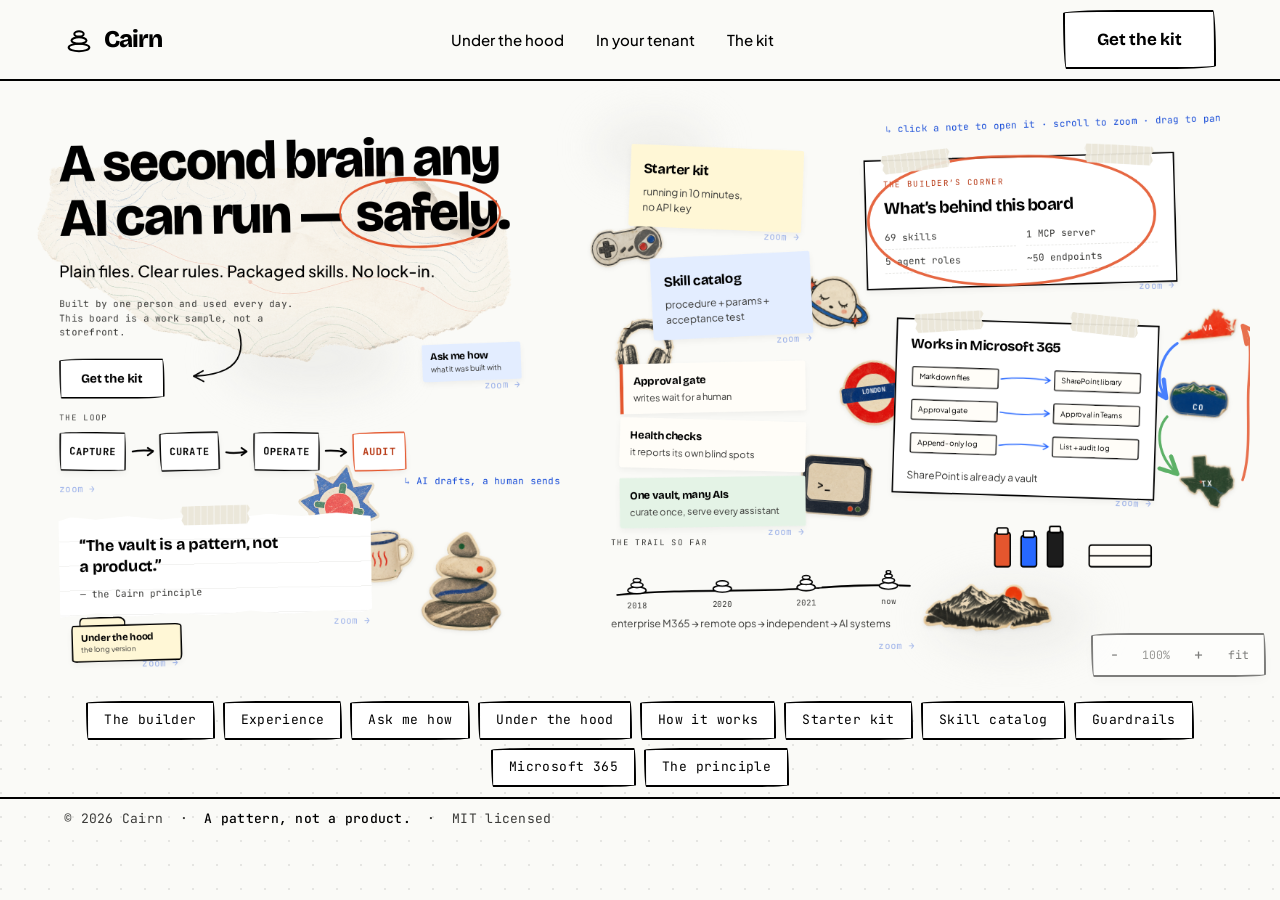
<file: site/index.html>
<!DOCTYPE html>
<html lang="en">
<head>
<meta charset="utf-8">
<meta name="viewport" content="width=device-width, initial-scale=1">
<title>Cairn — a second brain any AI can run, safely</title>
<meta name="description" content="One builder's working knowledge system, pared down to a portable pattern and kit. Plain markdown stays the source of truth, with guardrails and human approvals built in.">
<meta name="theme-color" content="#FAFAF7">
<meta property="og:title" content="Cairn — a second brain any AI can run, safely">
<meta property="og:description" content="Plain files. Clear rules. Packaged skills. No lock-in. A work sample, not a product.">
<meta property="og:type" content="website">
<link rel="preconnect" href="https://fonts.googleapis.com">
<link rel="preconnect" href="https://fonts.gstatic.com" crossorigin>
<link href="https://fonts.googleapis.com/css2?family=Bricolage+Grotesque:opsz,wght@12..96,700;12..96,800&amp;family=JetBrains+Mono:wght@400;500&amp;family=Plus+Jakarta+Sans:wght@400;500;700&amp;display=swap" rel="stylesheet">
<link rel="stylesheet" href="assets/board.css?v=20260828c">
<link rel="stylesheet" href="assets/scene.css?v=20260828c">
<link rel="icon" href="data:image/svg+xml,%3Csvg xmlns='http://www.w3.org/2000/svg' viewBox='0 0 32 32'%3E%3Crect width='32' height='32' fill='%23FAFAF7'/%3E%3Cg fill='none' stroke='%23000' stroke-width='2.2'%3E%3Cellipse cx='16' cy='24' rx='11' ry='4'/%3E%3Cellipse cx='16' cy='16.5' rx='8' ry='3.4'/%3E%3Cellipse cx='16' cy='9.5' rx='5' ry='2.8'/%3E%3C/g%3E%3C/svg%3E">
<script>document.documentElement.className += " js";</script>
</head>
<body>

<a class="skip" href="#main">Skip to content</a>

<!-- marker wobble filters — decorative strokes only, never text -->
<svg width="0" height="0" aria-hidden="true" focusable="false" class="defs">
  <filter id="marker" x="-12%" y="-12%" width="124%" height="124%">
    <feTurbulence type="fractalNoise" baseFrequency="0.028" numOctaves="2" seed="7" result="n"/>
    <feDisplacementMap in="SourceGraphic" in2="n" scale="2.1" xChannelSelector="R" yChannelSelector="G"/>
  </filter>
  <filter id="marker-fine" x="-12%" y="-12%" width="124%" height="124%">
    <feTurbulence type="fractalNoise" baseFrequency="0.04" numOctaves="2" seed="3" result="n2"/>
    <feDisplacementMap in="SourceGraphic" in2="n2" scale="1.3" xChannelSelector="R" yChannelSelector="G"/>
  </filter>
</svg>

<header class="nav">
  <div class="board nav-inner">
    <a class="wordmark" href="/">
      <svg width="30" height="30" viewBox="0 0 32 32" aria-hidden="true" focusable="false">
        <g fill="none" stroke="currentColor" stroke-width="2.2" filter="url(#marker-fine)">
          <ellipse cx="16" cy="24" rx="11" ry="4"/>
          <ellipse cx="16" cy="16.5" rx="8" ry="3.4"/>
          <ellipse cx="16" cy="9.5" rx="5" ry="2.8"/>
        </g>
      </svg>
      Cairn
    </a>
    <nav aria-label="Primary">
      <ul class="nav-links">
        <li><a href="under-the-hood.html">Under the hood</a></li>
        <li><a href="in-your-tenant.html">In your tenant</a></li>
        <li><a href="the-kit.html">The kit</a></li>
      </ul>
    </nav>
    <a class="btn" href="cairn-kit.zip" download>Get the kit</a>
  </div>
</header>

<!-- ================================================== THE BOARD (scene) ===
     One whiteboard, one screen. Every pinned object is a hotspot: click it
     and the camera zooms to it while its panel opens. JS-only — with
     scripting off this whole layer is hidden and the panels below read as a
     plain document. ==================================================== -->
<div class="stage" id="stage" hidden>
  <div class="plane" id="plane">

    <!-- eraser ghosts -->
    <div class="ghost sg-1"></div>
    <div class="ghost sg-2"></div>
    <div class="ghost sg-3"></div>

    <!-- HERO scrawl — static, the thesis -->
    <div class="s-hero">
      <h1 class="rot-n1">
        A second brain any AI can run &mdash;
        <span class="circled">safely.<svg viewBox="0 0 400 130" aria-hidden="true" focusable="false" preserveAspectRatio="none"><path d="M196 8C112 5 34 22 16 52c-18 30 34 62 148 68 106 6 218-14 233-46 13-28-52-56-160-63-38-2-77-1-112 3"/></svg></span>
      </h1>
      <p class="hero-sub">Plain files. Clear rules. Packaged skills. <span class="nowrap">No lock-in.</span></p>
      <p class="s-hero-note annot annot--plain annot--ink">Built by one person and used every day.
        This board is a work sample, not a storefront.</p>
      <div class="hero-cta">
        <a class="btn" href="cairn-kit.zip" download>Get the kit</a>
        <svg class="arrow cta-arrow" viewBox="0 0 118 96" aria-hidden="true" focusable="false">
          <g filter="url(#marker)">
            <path d="M108 6c10 32 2 56-22 68-14 7-32 10-50 11"/>
            <path d="M48 76L32 85l17 9"/>
          </g>
        </svg>
      </div>
    </div>

    <span class="annot s-hint">click a note to open it &middot; scroll to zoom &middot; drag to pan</span>

    <!-- KIT — yellow sticky -->
    <button class="spot s-kit" data-panel="kit" aria-label="Yellow sticky note — the starter kit">
      <span class="note note--yellow rot-p2 spot-card">
        <span class="note-title">Starter kit</span>
        <span class="spot-line">running in 10 minutes,<br>no API key</span>
        <span class="spot-zoom annot annot--plain">zoom &rarr;</span>
      </span>
    </button>

    <!-- BUILDER — the taped card cluster. The new star of the board. -->
    <button class="spot s-builder" data-panel="builder" aria-label="Taped card — what the builder made">
      <span class="bcard rot-n1 spot-card">
        <span class="tape tape--tl"></span>
        <span class="tape tape--tr"></span>
        <span class="bcard-kicker mono">the builder&rsquo;s corner</span>
        <span class="note-title">What&rsquo;s behind this board</span>
        <span class="bstats mono">
          <span>69 skills</span>
          <span>1 MCP server</span>
          <span>5 agent roles</span>
          <span>~50 endpoints</span>
        </span>
        <svg class="bcircle" viewBox="0 0 400 200" aria-hidden="true" focusable="false" preserveAspectRatio="none">
          <path d="M200 12C96 8 18 40 14 92c-4 56 76 96 190 94 110-2 186-42 182-96-3-48-80-80-186-78"/>
        </svg>
        <span class="spot-zoom annot annot--plain">zoom &rarr;</span>
      </span>
    </button>

    <!-- LOOP — the flowchart strip -->
    <button class="spot s-loop" data-panel="loop" aria-label="Flowchart — how the loop works">
      <span class="spot-card s-loop-card">
        <span class="s-loop-title mono">the loop</span>
        <span class="mini-flow" aria-hidden="true">
          <span class="mini-box rot-p1">CAPTURE</span>
          <svg class="arrow" viewBox="0 0 34 22"><g filter="url(#marker)"><path d="M3 11c8-2 17-2 28-1"/><path d="M24 6l7 5-7 5"/></g></svg>
          <span class="mini-box rot-n1">CURATE</span>
          <svg class="arrow" viewBox="0 0 34 22"><g filter="url(#marker)"><path d="M3 12c9 2 18 1 28-1"/><path d="M24 6l7 5-7 5"/></g></svg>
          <span class="mini-box rot-p1">OPERATE</span>
          <svg class="arrow" viewBox="0 0 34 22"><g filter="url(#marker)"><path d="M3 10c9-1 18 0 28 2"/><path d="M24 7l7 5-7 5"/></g></svg>
          <span class="mini-box mini-box--audit rot-n1">AUDIT</span>
        </span>
        <span class="annot s-loop-note">AI drafts, a human sends</span>
        <span class="spot-zoom annot annot--plain">zoom &rarr;</span>
      </span>
    </button>

    <!-- SKILLS — blue sticky -->
    <button class="spot s-skills" data-panel="skills" aria-label="Blue sticky note — the skill catalog">
      <span class="note note--blue rot-n2 spot-card">
        <span class="note-title">Skill catalog</span>
        <span class="spot-line">procedure + params +<br>acceptance test</span>
        <span class="spot-zoom annot annot--plain">zoom &rarr;</span>
      </span>
    </button>

    <!-- RULES — guardrail sticky cluster -->
    <button class="spot s-rules" data-panel="rules" aria-label="Guardrail stickies — approval gate and health checks">
      <span class="spot-card s-rules-stack">
        <span class="note note--redline rot-p2 mini-note">
          <span class="note-title">Approval gate</span>
          <span class="spot-line">writes wait for a human</span>
        </span>
        <span class="note note--white rot-n1 mini-note">
          <span class="note-title">Health checks</span>
          <span class="spot-line">it reports its own blind spots</span>
        </span>
        <span class="note note--green rot-p1 mini-note">
          <span class="note-title">One vault, many AIs</span>
          <span class="spot-line">curate once, serve every assistant</span>
        </span>
        <span class="spot-zoom annot annot--plain">zoom &rarr;</span>
      </span>
    </button>

    <!-- M365 — the taped polaroid -->
    <button class="spot s-m365" data-panel="m365" aria-label="Taped photo — the pattern mapped onto Microsoft 365">
      <span class="polaroid rot-p1 spot-card figure-reset">
        <span class="tape tape--tl"></span>
        <span class="tape tape--tr"></span>
        <span class="note-title polaroid-title">Works in Microsoft&nbsp;365</span>
        <svg viewBox="0 0 480 200" aria-hidden="true" focusable="false" class="mini-map">
          <g filter="url(#marker-fine)" class="f-paper s-ink" stroke-width="2.2">
            <rect x="6"   y="10"  width="176" height="40" rx="3"/>
            <rect x="6"   y="78"  width="176" height="40" rx="3"/>
            <rect x="6"   y="146" width="176" height="40" rx="3"/>
            <rect x="298" y="10"  width="176" height="40" rx="3"/>
            <rect x="298" y="78"  width="176" height="40" rx="3"/>
            <rect x="298" y="146" width="176" height="40" rx="3"/>
          </g>
          <g filter="url(#marker)" class="f-none s-blue" stroke-width="2.4" stroke-linecap="round" stroke-linejoin="round">
            <path d="M188 30c26-4 62-4 100 0"/><path d="M279 24l10 6-10 6"/>
            <path d="M188 98c26 4 62 4 100 0"/><path d="M279 92l10 6-10 6"/>
            <path d="M188 166c26-4 62-4 100 0"/><path d="M279 160l10 6-10 6"/>
          </g>
          <g font-family="Plus Jakarta Sans, sans-serif" font-size="15" class="f-ink">
            <text x="20" y="35">Markdown files</text>
            <text x="20" y="103">Approval gate</text>
            <text x="20" y="171">Append-only log</text>
            <text x="312" y="35">SharePoint library</text>
            <text x="312" y="103">Approval in Teams</text>
            <text x="312" y="171">List + audit log</text>
          </g>
        </svg>
        <span class="spot-line mono muted">SharePoint is already a vault</span>
        <span class="spot-zoom annot annot--plain">zoom &rarr;</span>
      </span>
    </button>

    <!-- PRINCIPLE — the torn page -->
    <!-- ASK ME HOW -->
    <button class="spot s-ask" data-panel="ask" aria-label="Sticky note &mdash; ask me how, and what this was built with">
      <span class="note note--blue spot-card">
        <span class="note-title">Ask me how</span>
        <span class="spot-line">what it was built with</span>
        <span class="spot-zoom annot annot--plain">zoom &rarr;</span>
      </span>
    </button>

    <!-- HOOD — the folder leaning on the tray, out to the long version -->
    <button class="spot s-hood" data-panel="hood" aria-label="Folder by the tray &mdash; under the hood, the long version">
      <span class="spot-card s-hood-card">
        <span class="hood-tab"></span>
        <span class="hood-body">
          <span class="note-title">Under the hood</span>
          <span class="spot-line">the long version</span>
        </span>
        <span class="spot-zoom annot annot--plain">zoom &rarr;</span>
      </span>
    </button>

    <!-- TRAIL — the experience timeline, drawn on the board -->
    <button class="spot s-trail" data-panel="trail" aria-label="Timeline drawn on the board &mdash; the builder&#39;s experience">
      <span class="spot-card s-trail-card">
        <span class="s-loop-title mono">the trail so far</span>
        <svg class="trail-line" viewBox="0 0 400 74" aria-hidden="true" focusable="false">
          <g filter="url(#marker)">
            <path class="s-ink f-none" stroke-width="2.4" stroke-linecap="round" d="M8 50c80-8 180-4 240-8 60-4 100-6 144-4"/>
          </g>
          <g filter="url(#marker-fine)" class="f-white s-ink" stroke-width="1.8" stroke-linejoin="round">
            <ellipse cx="34"  cy="44" rx="12" ry="4.5"/><ellipse cx="34"  cy="37" rx="8" ry="3.5"/><ellipse cx="34" cy="31" rx="5" ry="2.6"/>
            <ellipse cx="146" cy="42" rx="12" ry="4.5"/><ellipse cx="146" cy="35" rx="8" ry="3.5"/>
            <ellipse cx="256" cy="40" rx="12" ry="4.5"/><ellipse cx="256" cy="33" rx="8" ry="3.5"/><ellipse cx="256" cy="27" rx="5" ry="2.6"/>
            <ellipse cx="364" cy="38" rx="12" ry="4.5"/><ellipse cx="364" cy="31" rx="8" ry="3.5"/><ellipse cx="364" cy="25" rx="5" ry="2.6"/><ellipse cx="364" cy="20" rx="3" ry="2"/>
          </g>
          <g font-family="JetBrains Mono, monospace" font-size="10.5" text-anchor="middle" class="f-soft">
            <text x="34" y="68">2018</text>
            <text x="146" y="66">2020</text>
            <text x="256" y="64">2021</text>
            <text x="364" y="62">now</text>
          </g>
        </svg>
        <span class="spot-line">enterprise M365 &rarr; remote ops &rarr; independent &rarr; AI systems</span>
        <span class="spot-zoom annot annot--plain">zoom &rarr;</span>
      </span>
    </button>

    <button class="spot s-principle" data-panel="principle" aria-label="Torn notebook page — the Cairn principle">
      <span class="spot-card">
        <span class="tape tape--top"></span>
        <span class="torn rot-n1 s-torn">
          <span class="s-quote">&ldquo;The vault is a pattern, not a&nbsp;product.&rdquo;</span>
          <span class="mono s-cite">&mdash; the Cairn principle</span>
        </span>
        <span class="spot-zoom annot annot--plain">zoom &rarr;</span>
      </span>
    </button>

    <!-- marker tray, drawn on the board's bottom edge -->
    <svg class="s-tray" viewBox="0 0 240 62" aria-hidden="true" focusable="false">
      <g filter="url(#marker-fine)" class="s-ink" stroke-width="2" stroke-linejoin="round">
        <rect x="8"  y="10" width="20" height="44" rx="3" class="f-red"/>
        <rect x="11" y="4"  width="14" height="8"  rx="2" class="f-paper"/>
        <rect x="42" y="14" width="20" height="40" rx="3" class="f-blue"/>
        <rect x="45" y="8"  width="14" height="8"  rx="2" class="f-paper"/>
        <rect x="76" y="8"  width="20" height="46" rx="3" class="f-solid"/>
        <rect x="79" y="2"  width="14" height="8"  rx="2" class="f-paper"/>
        <rect x="130" y="26" width="80" height="28" rx="3" class="f-paper"/>
        <path d="M130 40h80" stroke-width="1.6"/>
      </g>
    </svg>

    <!-- STICKERS — decoration only. Not hotspots, not in the tab order, and
         hidden from assistive tech: they say something about the person, not
         about the system. They live in the gutters between board objects. -->
    <img class="sticker sticker-raster sticker-backdrop st-topo"
         src="assets/stickers/sticker-topo-paper-v1.png" width="1200" height="554"
         alt="" aria-hidden="true" loading="eager" decoding="async" draggable="false">

    <img class="sticker sticker-raster sticker-backdrop st-wayfinder"
         src="assets/stickers/sticker-wayfinder-v1.png" width="512" height="501"
         alt="" aria-hidden="true" loading="lazy" decoding="async" draggable="false">

    <img class="sticker sticker-hot sticker-raster sticker-underlay st-coffee" data-note-title="Coffee" data-note="The other thing this board was built with."
         src="assets/stickers/sticker-coffee-v1.png" width="640" height="571"
         alt="" aria-hidden="true" loading="lazy" decoding="async" draggable="false">

    <img class="sticker sticker-hot sticker-raster sticker-underlay st-cairn" data-note-title="Why Cairn" data-note="A stack of stones marking a path so the next person can follow it. That is the whole idea."
         src="assets/stickers/sticker-cairn-v1.png" width="517" height="640"
         alt="" aria-hidden="true" loading="lazy" decoding="async" draggable="false">

    <img class="sticker sticker-hot sticker-raster st-mountains" data-note-title="The mountains" data-note="Our favourite place, and the reason Colorado is on this board at all."
         src="assets/stickers/sticker-mountains-v1.png" width="960" height="436"
         alt="" aria-hidden="true" loading="lazy" decoding="async" draggable="false">

    <img class="sticker sticker-hot sticker-raster st-game" data-note-title="Games" data-note="Where a lot of the systems thinking comes from. Rules, state, and what happens when a player does the unexpected."
         src="assets/stickers/sticker-game-controller-v1.png" width="640" height="640"
         alt="" aria-hidden="true" loading="lazy" decoding="async" draggable="false">

    <img class="sticker sticker-hot sticker-raster st-music" data-note-title="Headphones" data-note="Most of this board was built with these on."
         src="assets/stickers/sticker-headphones-v1.png" width="640" height="640"
         alt="" aria-hidden="true" loading="lazy" decoding="async" draggable="false">

    <img class="sticker sticker-hot sticker-raster st-scifi" data-note-title="Science fiction" data-note="The genre that got me curious about machines that think, long before it was a job."
         src="assets/stickers/sticker-orbit-face-v1.png" width="640" height="640"
         alt="" aria-hidden="true" loading="lazy" decoding="async" draggable="false">

    <span class="sticker sticker-hot sticker-composite st-london" data-note-title="London" data-note="Furthest marker on the trail so far." aria-hidden="true">
      <img class="sticker-art" src="assets/stickers/sticker-london-v1.png"
           width="640" height="612" alt="" loading="lazy" decoding="async" draggable="false">
      <span class="sticker-label">London</span>
    </span>

    <span class="sticker sticker-hot sticker-composite st-term" data-note-title="The terminal" data-note="Still where the work happens. The kit is markdown and shell scripts for a reason." aria-hidden="true">
      <img class="sticker-art" src="assets/stickers/sticker-terminal-v1.png"
           width="720" height="603" alt="" loading="lazy" decoding="async" draggable="false">
      <span class="sticker-label">&gt;_</span>
    </span>

    <svg class="sticker sticker-route st-travel-loop" viewBox="0 0 140 320"
         aria-hidden="true" focusable="false">
      <defs>
        <marker id="travel-arrow-blue" viewBox="0 0 10 10" refX="8" refY="5"
                markerWidth="8" markerHeight="8" orient="auto">
          <path d="M1 1l8 4-8 4" fill="none" stroke="var(--ink-blue)"
                stroke-width="2" stroke-linecap="round" stroke-linejoin="round"/>
        </marker>
        <marker id="travel-arrow-green" viewBox="0 0 10 10" refX="8" refY="5"
                markerWidth="8" markerHeight="8" orient="auto">
          <path d="M1 1l8 4-8 4" fill="none" stroke="var(--ink-green)"
                stroke-width="2" stroke-linecap="round" stroke-linejoin="round"/>
        </marker>
        <marker id="travel-arrow-red" viewBox="0 0 10 10" refX="8" refY="5"
                markerWidth="8" markerHeight="8" orient="auto">
          <path d="M1 1l8 4-8 4" fill="none" stroke="var(--ink-red)"
                stroke-width="2" stroke-linecap="round" stroke-linejoin="round"/>
        </marker>
      </defs>
      <g filter="url(#marker-fine)" fill="none" stroke-width="3.2"
         stroke-linecap="round" stroke-linejoin="round">
        <path class="route-to-co" marker-end="url(#travel-arrow-blue)"
              d="M40 70c-21 14-33 49-17 73"/>
        <path class="route-to-tx" marker-end="url(#travel-arrow-green)"
              d="M26 171c-17 19-13 53 12 77"/>
        <path class="route-to-va" marker-end="url(#travel-arrow-red)"
              d="M130 258c12-38 6-88 8-128 3-38 5-68-6-82"/>
      </g>
    </svg>

    <span class="sticker sticker-hot sticker-composite st-va" data-note-title="Virginia" data-note="Where the enterprise Microsoft 365 years happened." aria-hidden="true">
      <img class="sticker-art" src="assets/stickers/sticker-virginia-v1.png"
           width="720" height="372" alt="" loading="lazy" decoding="async" draggable="false">
      <span class="sticker-label">VA</span>
    </span>

    <span class="sticker sticker-hot sticker-composite st-co" data-note-title="Colorado" data-note="The one we keep going back to. Mountains, mostly." aria-hidden="true">
      <img class="sticker-art" src="assets/stickers/sticker-colorado-v1.png"
           width="720" height="431" alt="" loading="lazy" decoding="async" draggable="false">
      <span class="sticker-label">CO</span>
    </span>

    <span class="sticker sticker-hot sticker-composite st-tx" data-note-title="Texas" data-note="The route&rsquo;s detour: VA &rarr; CO &rarr; TX &rarr; back to VA." aria-hidden="true">
      <img class="sticker-art" src="assets/stickers/sticker-texas-v1.png"
           width="640" height="628" alt="" loading="lazy" decoding="async" draggable="false">
      <span class="sticker-label">TX</span>
    </span>
  </div>

  <div class="scrim" id="scrim" hidden></div>

  <div class="zoomui" role="group" aria-label="Board zoom">
    <button type="button" data-zoom="out" aria-label="Zoom out">&minus;</button>
    <span data-zoom="level" aria-hidden="true">100%</span>
    <button type="button" data-zoom="in" aria-label="Zoom in">+</button>
    <button type="button" data-zoom="reset" aria-label="Fit the board to the screen">fit</button>
  </div>
</div>

<!-- pill nav — always present; anchors without JS, camera controls with it -->
<nav class="map board" aria-label="Board sections">
  <a class="pill" href="#panel-builder" data-panel="builder">The builder</a>
  <a class="pill" href="#panel-trail" data-panel="trail">Experience</a>
  <a class="pill" href="#panel-ask" data-panel="ask">Ask me how</a>
  <a class="pill" href="#panel-hood" data-panel="hood">Under the hood</a>
  <a class="pill" href="#panel-loop" data-panel="loop">How it works</a>
  <a class="pill" href="#panel-kit" data-panel="kit">Starter kit</a>
  <a class="pill" href="#panel-skills" data-panel="skills">Skill catalog</a>
  <a class="pill" href="#panel-rules" data-panel="rules">Guardrails</a>
  <a class="pill" href="#panel-m365" data-panel="m365">Microsoft 365</a>
  <a class="pill" href="#panel-principle" data-panel="principle">The principle</a>
</nav>

<!-- ======================================================= PANELS =========
     Real content, real HTML. Without JS these stack as a readable document.
     With JS each opens as a paper sheet beside the zoomed board. ========= -->
<main id="main" class="panels board">

  <section class="doc-hero" aria-label="Introduction">
    <h1>A second brain any AI can run &mdash; safely.</h1>
    <p class="hero-sub">Plain files. Clear rules. Packaged skills. No lock-in.</p>
    <p class="annot annot--plain annot--ink">Built by one person and used every day. This
    board is a work sample, not a storefront.</p>
    <p><a class="btn" href="cairn-kit.zip" download>Get the kit</a></p>
  </section>

  <section class="panel" id="panel-builder" tabindex="-1" aria-labelledby="t-builder">
    <div class="panel-paper">
      <span class="tape tape--top"></span>
      <button class="panel-close" data-close aria-label="Close panel and zoom back out">&times;</button>
      <span class="panel-eyebrow mono">the builder&rsquo;s corner</span>
      <h2 id="t-builder">What&rsquo;s behind this board</h2>

      <p>Cairn is a <strong>work sample, not a company</strong>. It grew out of a knowledge
      system I built and use every day. I pared away the personal parts so anyone can
      run the pattern and inspect the decisions behind it.</p>

      <ul class="bstat-list mono" aria-label="The source system, in numbers">
        <li><strong>69</strong> skills in the source system</li>
        <li><strong>5</strong> agent roles with written boundaries</li>
        <li><strong>1</strong> custom MCP server, built on Anthropic&rsquo;s SDK</li>
        <li><strong>~50</strong> API endpoints behind one auth layer</li>
      </ul>

      <h3>The habits that carried into the kit</h3>
      <ul class="ruled">
        <li><strong>Writes wait for a human.</strong> The approval gate exists because
        my first version failed. Approvals lived in memory with a ten-minute expiry, so a
        restart dropped them silently and my phone never saw them. What ships in the kit
        is the redesign: durable files, a notification the moment a request is created,
        resolvable from anywhere.</li>
        <li><strong>Nothing is ever deleted.</strong> The log is append-only; corrections
        are new entries. An audit trail you can edit isn&rsquo;t an audit trail.</li>
        <li><strong>A skill isn&rsquo;t a prompt.</strong> Every one ships a written
        procedure, declared parameters, and an acceptance test. Quality stops depending
        on whether someone typed the right words that day.</li>
        <li><strong>The system reports its own blind spots.</strong> Scheduled checks
        look for stale indexes, capped batches, and gated actions with no approval line,
        then raise what they find on their own.</li>
      </ul>

      <h3>Before the AI work</h3>
      <p>I ran Microsoft 365 for a ~700-person organization in <strong>GCC High</strong>,
      under <strong>CMMC and NIST 800-171</strong>: identity, permissions, compliance,
      and training people through change. The taped photo on this board is
      where that background and the AI work meet.</p>

      <p class="panel-note">I know the enterprise constraints, and I&rsquo;ve built the AI
      side by hand. This board puts the two in the same place.</p>

      <p class="panel-actions">
        <a class="btn btn--ghost" href="under-the-hood.html">The long version &mdash; how it&rsquo;s actually built &rarr;</a>
      </p>

      <ul class="footer-links panel-pending">
        <li><span class="pending">About the builder<span class="tag">pending</span></span></li>
        <li><span class="pending">Contact<span class="tag">pending</span></span></li>
        <li><a href="https://github.com/croquebytes/cairn">GitHub</a></li>
      </ul>
    </div>
  </section>

  <section class="panel" id="panel-trail" tabindex="-1" aria-labelledby="t-trail">
    <div class="panel-paper">
      <span class="tape tape--top"></span>
      <button class="panel-close" data-close aria-label="Close panel and zoom back out">&times;</button>
      <span class="panel-eyebrow mono">the trail markers</span>
      <h2 id="t-trail">The trail so far</h2>

      <p>Cairns mark a trail. These are mine: the experience this board stands on, and
      why it points where it points.</p>

      <div class="trail-entries">
        <div class="trail-entry">
          <span class="trail-when mono">2018 &ndash; 2021</span>
          <h3>Enterprise Microsoft 365, defense sector</h3>
          <p>Ran Microsoft 365 <strong>GCC High</strong> for a ~700-person organization
          across distributed sites, including overseas. Led the move from on-prem to the
          cloud and a company-wide device refresh, and lived under <strong>CMMC and NIST
          800-171</strong> daily: identity, permissions, segmented networks, and the
          documentation to prove all of it. Built the SharePoint hubs people actually
          used, and trained every kind of user through the change.</p>
        </div>
        <div class="trail-entry">
          <span class="trail-when mono">2020 &ndash; 2021</span>
          <h3>Managing it all remotely</h3>
          <p>The cloud move and refresh landed shortly before COVID, so going remote was
          a non-event. Then came the real test: managing the same environment, the same
          sites and the same compliance, fully remote and across time zones. That is the
          delivery model I&rsquo;m aiming at now. I learned it early.</p>
        </div>
        <div class="trail-entry">
          <span class="trail-when mono">2021 &ndash; 2025</span>
          <h3>Independent building</h3>
          <p>Websites built and run for clients, and clients taught to run them
          themselves, which is its own discipline. Part-time nonprofit IT. Hosting and
          running local AI models before it was convenient.</p>
        </div>
        <div class="trail-entry">
          <span class="trail-when mono">2024 &ndash; now</span>
          <h3>The system behind this board</h3>
          <p>I built and operate the knowledge system Cairn is extracted from: 69 skills,
          5 agent roles with written boundaries, a custom MCP server, tiered permissions,
          an approval gate, and an append-only log. The receipts are pinned all over this
          board.</p>
        </div>
      </div>

      <h3>What it adds up to</h3>
      <p>The work I want next is AI delivery inside real businesses: discovery,
      identity and permission scoping, governance, user training, and the support after
      launch. My Microsoft 365 years taught me the constraints. Building Cairn taught me
      where AI systems fail at the edges, and how to put those edges in writing.</p>

      <p class="panel-note">I haven&rsquo;t yet deployed this inside someone else&rsquo;s tenant.
      I&rsquo;m saying that plainly because it is the gap I want the next job to close.</p>
    </div>
  </section>

  <section class="panel" id="panel-ask" tabindex="-1" aria-labelledby="t-ask">
    <div class="panel-paper">
      <span class="tape tape--top"></span>
      <button class="panel-close" data-close aria-label="Close panel and zoom back out">&times;</button>
      <span class="panel-eyebrow mono">the blue sticky, beside the loop</span>
      <h2 id="t-ask">Ask me how</h2>

      <p>If you want to get into the mechanisms, start here. I can walk through what is
      running, what is still a direction, and why the boundaries are where they are.</p>

      <ul class="ask-list">
        <li><span class="ask-q">&ldquo;How do you stop an agent doing something stupid?&rdquo;</span>
        Caps and a gate. Ten items a batch, three consecutive errors and it stops, no
        skill calls itself, and anything that sends or writes outward waits for a human.
        The gate exists because my first version failed and dropped approvals on
        restart.</li>

        <li><span class="ask-q">&ldquo;How is a skill different from a prompt?&rdquo;</span>
        Three files instead of one: the procedure, the parameters a deployer edits, and
        an acceptance test that includes the failure paths and an
        I-don&rsquo;t-know case. <code class="mono">check.sh</code> treats a missing one
        as an error.</li>

        <li><span class="ask-q">&ldquo;How would this work in our tenant?&rdquo;</span>
        Markdown in a document library, frontmatter as metadata columns, approvals
        through Power Automate, the log as a list with Purview behind it. The mapping
        page shows where that translation is straightforward and where live wiring
        starts.</li>

        <li><span class="ask-q">&ldquo;How do you know it still works?&rdquo;</span>
        The system reports its own blind spots: stale routing index, a batch that
        stopped at a cap and was never finished, gated actions with no approval line.
        It raises them rather than waiting to be asked.</li>

        <li><span class="ask-q">&ldquo;What changed after the first version?&rdquo;</span>
        A restart dropped approvals silently, so the gate became a durable, file-backed
        workflow with a notification when a request is created. Every guardrail in the
        kit traces to a failure like that.</li>
      </ul>

      <h3>Built with the vault</h3>
      <p>This site came out of the same system it describes. The board was planned,
      drafted, revised, and logged through the vault loop. The claims were checked
      against the source system; one was cut when the log could not support it.</p>

      <h3>The stickers, decoded</h3>
      <p class="panel-note">Hover any sticker on the board for the same line.</p>
      <ul class="decoded">
        <li><span class="d-k">why cairn</span><span>A stack of stones marking a path so the next person can follow it. That is the whole idea.</span></li>
        <li><span class="d-k">the mountains</span><span>Our favourite place, and the reason Colorado is on this board at all.</span></li>
        <li><span class="d-k">CO</span><span>The one we keep going back to. Mountains, mostly.</span></li>
        <li><span class="d-k">VA</span><span>Where the enterprise Microsoft 365 years happened.</span></li>
        <li><span class="d-k">TX</span><span>The route&rsquo;s detour: VA &rarr; CO &rarr; TX &rarr; back to VA.</span></li>
        <li><span class="d-k">London</span><span>Furthest marker on the trail so far.</span></li>
        <li><span class="d-k">games</span><span>Where a lot of the systems thinking comes from. Rules, state, and what happens when a player does the unexpected.</span></li>
        <li><span class="d-k">headphones</span><span>Most of this board was built with these on.</span></li>
        <li><span class="d-k">sci-fi</span><span>The genre that got me curious about machines that think, long before it was a job.</span></li>
        <li><span class="d-k">the terminal</span><span>Still where the work happens. The kit is markdown and shell scripts for a reason.</span></li>
        <li><span class="d-k">coffee</span><span>The other thing this board was built with.</span></li>
      </ul>

      <p class="panel-actions">
        <a class="btn btn--ghost" href="the-kit.html#catalog">the catalog &rarr;</a>
      </p>
    </div>
  </section>

  <section class="panel" id="panel-hood" tabindex="-1" aria-labelledby="t-hood">
    <div class="panel-paper">
      <span class="tape tape--top"></span>
      <button class="panel-close" data-close aria-label="Close panel and zoom back out">&times;</button>
      <span class="panel-eyebrow mono">the folder by the tray</span>
      <h2 id="t-hood">Under the hood</h2>

      <p>This board is the short version. There is a longer one for anyone who wants the
      actual build &mdash; the four layers and why only one of them has to survive, what the
      operator layer enforces, the eight boring decisions in the app that decide whether
      someone else can support it, and the integration choice I would make again on
      someone else&rsquo;s tenant.</p>

      <ul class="ruled">
        <li><strong>The anatomy</strong> &mdash; files, rules, operator, surfaces, and why a
        routing index beats letting an agent search for where things go.</li>
        <li><strong>The operator layer</strong> &mdash; three files per skill, three caps per
        autonomous run, one gate before anything writes. Plus the version that failed.</li>
        <li><strong>The app over it</strong> &mdash; two API surfaces, a generated spec, path
        containment in two layers, atomic writes, approvals as files, a usage ledger that
        marks its own guesses.</li>
        <li><strong>One definition, many surfaces</strong> &mdash; why the tool definitions
        live in one module, and when not to build a custom server at all.</li>
        <li><strong>Where it goes next</strong> &mdash; six moves from a single-operator
        system to one that serves a practice.</li>
      </ul>

      <p class="panel-note">That last section is design, not deployment, and the page says
      so in those words. Everything above it is running today.</p>

      <p class="panel-actions">
        <a class="btn" href="under-the-hood.html">Read the long version &rarr;</a>
      </p>
    </div>
  </section>

  <section class="panel" id="panel-loop" tabindex="-1" aria-labelledby="t-loop">
    <div class="panel-paper">
      <span class="tape tape--top"></span>
      <button class="panel-close" data-close aria-label="Close panel and zoom back out">&times;</button>
      <span class="panel-eyebrow mono">the loop, drawn on the board</span>
      <h2 id="t-loop">How it works</h2>

      <div class="flow flow--panel">
        <div class="flow-box rot-p1"><h3>CAPTURE</h3><p>everything lands in one inbox</p></div>
        <div class="flow-box rot-n2"><h3>CURATE</h3><p>worth keeping? promote it &mdash; duplicates get archived</p></div>
        <div class="flow-box rot-p2"><h3>OPERATE</h3><p>skills do the work; a human approves anything that writes</p></div>
        <div class="flow-box flow-box--audit rot-n1"><h3>AUDIT</h3><p>append-only log of everything that happened</p></div>
      </div>

      <ul class="ruled ruled--annot">
        <li><span class="annot">files, not a database</span>&nbsp;&nbsp;The whole system is
        markdown you can read, grep, and version. There is no export day.</li>
        <li><span class="annot">AI drafts, a human sends</span>&nbsp;&nbsp;Anything that writes
        outward stops at the approval gate and waits there.</li>
        <li><span class="annot">nothing is ever deleted</span>&nbsp;&nbsp;Items move to the
        archive. The chronicle only ever grows.</li>
      </ul>

      <p class="panel-note">This is the loop I actually run. The kit ships it as five
      core skills and two agent roles, ready to tailor.</p>
    </div>
  </section>

  <section class="panel" id="panel-kit" tabindex="-1" aria-labelledby="t-kit">
    <div class="panel-paper">
      <span class="tape tape--top"></span>
      <button class="panel-close" data-close aria-label="Close panel and zoom back out">&times;</button>
      <span class="panel-eyebrow mono">the yellow sticky</span>
      <h2 id="t-kit">Starter kit &mdash;
        <span class="underline-marker underline-marker--green">running in 10 minutes, no API key</span></h2>

      <p>A zip of markdown files and three shell scripts. Unzip it, run
      <code class="mono">init.sh</code>, and a plain POSIX script validates the vault and
      prints a health report. The first success involves no model, no key and no account.
      That is deliberate. The structure should hold up before any AI touches it.</p>

      <pre class="cmd"><span class="prompt">$</span> ./scripts/init.sh
<span class="prompt">$</span> ./scripts/check.sh   <span class="comment"># exit 0 = healthy vault</span></pre>

      <p class="panel-note">The ten-minute claim was tested from a fresh unzip.
      <code class="mono">check.sh</code> refuses to package a broken vault.</p>

      <p class="panel-actions">
        <a class="btn" href="cairn-kit.zip" download>Get the kit</a>
        <a class="btn btn--ghost" href="the-kit.html">the full quickstart &rarr;</a>
      </p>
    </div>
  </section>

  <section class="panel" id="panel-skills" tabindex="-1" aria-labelledby="t-skills">
    <div class="panel-paper">
      <span class="tape tape--top"></span>
      <button class="panel-close" data-close aria-label="Close panel and zoom back out">&times;</button>
      <span class="panel-eyebrow mono">the blue sticky</span>
      <h2 id="t-skills">Skill catalog</h2>

      <p><strong>A skill isn&rsquo;t a prompt.</strong> Every catalog item ships three
      files: a written procedure, declared parameters, and an acceptance test. Deploying
      it for the next person is configuration, not rework.</p>

      <p>The method comes from the source system, where 69 skills run this way. The kit
      ships eight of them in generic form: ingestion, curation, health checks, chronicle
      writing, and the rest of the loop&rsquo;s moving parts.</p>

      <p class="panel-note">The acceptance test is the part that usually gets skipped.
      It is also the reason a skill survives contact with someone else&rsquo;s data.</p>

      <p class="panel-actions">
        <a class="btn btn--ghost" href="the-kit.html#catalog">all eight skills &rarr;</a>
      </p>
    </div>
  </section>

  <section class="panel" id="panel-rules" tabindex="-1" aria-labelledby="t-rules">
    <div class="panel-paper">
      <span class="tape tape--top"></span>
      <button class="panel-close" data-close aria-label="Close panel and zoom back out">&times;</button>
      <span class="panel-eyebrow mono">the guardrail stickies</span>
      <h2 id="t-rules">Guardrails</h2>

      <ul class="ruled">
        <li><strong>Approval gate.</strong> Writes wait for a human, and the decision
        is written to the log before anything happens.</li>
        <li><strong>Health checks.</strong> A stale routing index. A batch that stopped at
        a cap and was never finished. Two notes that have quietly become duplicates. A
        gated action with no matching approval line. The vault reports every one of
        these.</li>
        <li><strong>One vault, many AIs.</strong> Two adapter files sit over one rulebook,
        so adding a runtime means writing an adapter and leaving your knowledge alone.
        Curate once, serve every assistant.</li>
        <li><strong>Hard limits.</strong> Autonomous skills carry an item cap and an error
        cap, so a bad run stops itself early and says where it stopped.</li>
      </ul>

      <p class="panel-note">Each of these exists because something went wrong once in
      the source system, and I wanted the next failure to be loud.</p>
    </div>
  </section>

  <section class="panel" id="panel-m365" tabindex="-1" aria-labelledby="t-m365">
    <div class="panel-paper">
      <span class="tape tape--top"></span>
      <button class="panel-close" data-close aria-label="Close panel and zoom back out">&times;</button>
      <span class="panel-eyebrow mono">the taped photo</span>
      <h2 id="t-m365">Works in Microsoft&nbsp;365</h2>

      <svg viewBox="0 0 480 322" role="img" aria-labelledby="m365-t m365-d" class="map-svg">
        <title id="m365-t">The vault pattern mapped onto Microsoft 365</title>
        <desc id="m365-d">Five vault concepts on the left, each with a marker arrow to its native Microsoft 365 equivalent on the right: markdown files to a SharePoint library, YAML frontmatter to metadata columns, an append-only log to a list plus the audit log, the approval gate to an approval in Teams, and git history to version history.</desc>
        <text x="94" y="14" text-anchor="middle" font-family="JetBrains Mono, monospace" font-size="11.5" letter-spacing="1.4" class="f-soft">THE VAULT</text>
        <text x="386" y="14" text-anchor="middle" font-family="JetBrains Mono, monospace" font-size="11.5" letter-spacing="1.4" class="f-soft">YOUR TENANT</text>
        <g filter="url(#marker-fine)" class="f-paper s-ink" stroke-width="2.2">
          <rect x="6" y="28"  width="176" height="44" rx="3"/>
          <rect x="6" y="86"  width="176" height="44" rx="3"/>
          <rect x="6" y="144" width="176" height="44" rx="3"/>
          <rect x="6" y="202" width="176" height="44" rx="3"/>
          <rect x="6" y="260" width="176" height="44" rx="3"/>
          <rect x="298" y="28"  width="176" height="44" rx="3"/>
          <rect x="298" y="86"  width="176" height="44" rx="3"/>
          <rect x="298" y="144" width="176" height="44" rx="3"/>
          <rect x="298" y="202" width="176" height="44" rx="3"/>
          <rect x="298" y="260" width="176" height="44" rx="3"/>
        </g>
        <g filter="url(#marker)" class="f-none s-blue" stroke-width="2.4" stroke-linecap="round" stroke-linejoin="round">
          <path d="M188 50c26-5 62-5 100 0"/><path d="M279 44l10 6-10 6"/>
          <path d="M188 108c26 5 62 5 100 0"/><path d="M279 102l10 6-10 6"/>
          <path d="M188 166c26-5 62-5 100 0"/><path d="M279 160l10 6-10 6"/>
          <path d="M188 224c26 4 62 4 100 0"/><path d="M279 218l10 6-10 6"/>
          <path d="M188 282c26-4 62-4 100 0"/><path d="M279 276l10 6-10 6"/>
        </g>
        <g font-family="Plus Jakarta Sans, sans-serif" font-size="15" class="f-ink">
          <text x="20" y="55">Markdown files</text>
          <text x="20" y="113">YAML frontmatter</text>
          <text x="20" y="171">Append-only log</text>
          <text x="20" y="229">Approval gate</text>
          <text x="20" y="287">Git history</text>
          <text x="312" y="55">SharePoint library</text>
          <text x="312" y="113">Metadata columns</text>
          <text x="312" y="171">List + audit log</text>
          <text x="312" y="229">Approval in Teams</text>
          <text x="312" y="287">Version history</text>
        </g>
      </svg>

      <p>Nothing to buy. A tenant already ships a file store with metadata, versioning,
      permissions, approvals and an audit log. The pattern runs on what is already
      licensed.</p>

      <p class="panel-note">This mapping is where my two halves meet: running a
      compliance-bound Microsoft 365 environment, and building AI systems with
      guardrails.</p>

      <p class="panel-actions">
        <a class="btn btn--ghost" href="in-your-tenant.html">the full mapping &rarr;</a>
      </p>
    </div>
  </section>

  <section class="panel" id="panel-principle" tabindex="-1" aria-labelledby="t-principle">
    <div class="panel-paper">
      <span class="tape tape--top"></span>
      <button class="panel-close" data-close aria-label="Close panel and zoom back out">&times;</button>
      <span class="panel-eyebrow mono">the torn page</span>
      <h2 id="t-principle">The principle</h2>

      <blockquote class="panel-quote">The vault is a pattern, not a product. Your
      knowledge should outlive your tools.</blockquote>

      <p>That is why this site sells nothing. The kit is MIT-licensed markdown and shell
      scripts, and the mapping page shows the same pattern running on a Microsoft 365
      tenant with nothing new to buy. The tools will change next year. The vault will not
      care.</p>

      <p class="panel-note">It is also why this board is a work sample. What is worth
      showing is the thinking, written down in a form you can run.</p>
    </div>
  </section>

</main>

<footer class="footer footer--flat">
  <div class="board">
    <p class="tray-meta tray-line">
      &copy; 2026 Cairn &nbsp;&middot;&nbsp; <strong>A pattern, not a product.</strong>
      &nbsp;&middot;&nbsp; MIT licensed
    </p>
  </div>
</footer>

<script src="assets/board.js?v=20260828b" defer></script>
<script src="assets/scene.js?v=20260828c" defer></script>
</body>
</html>
</file>
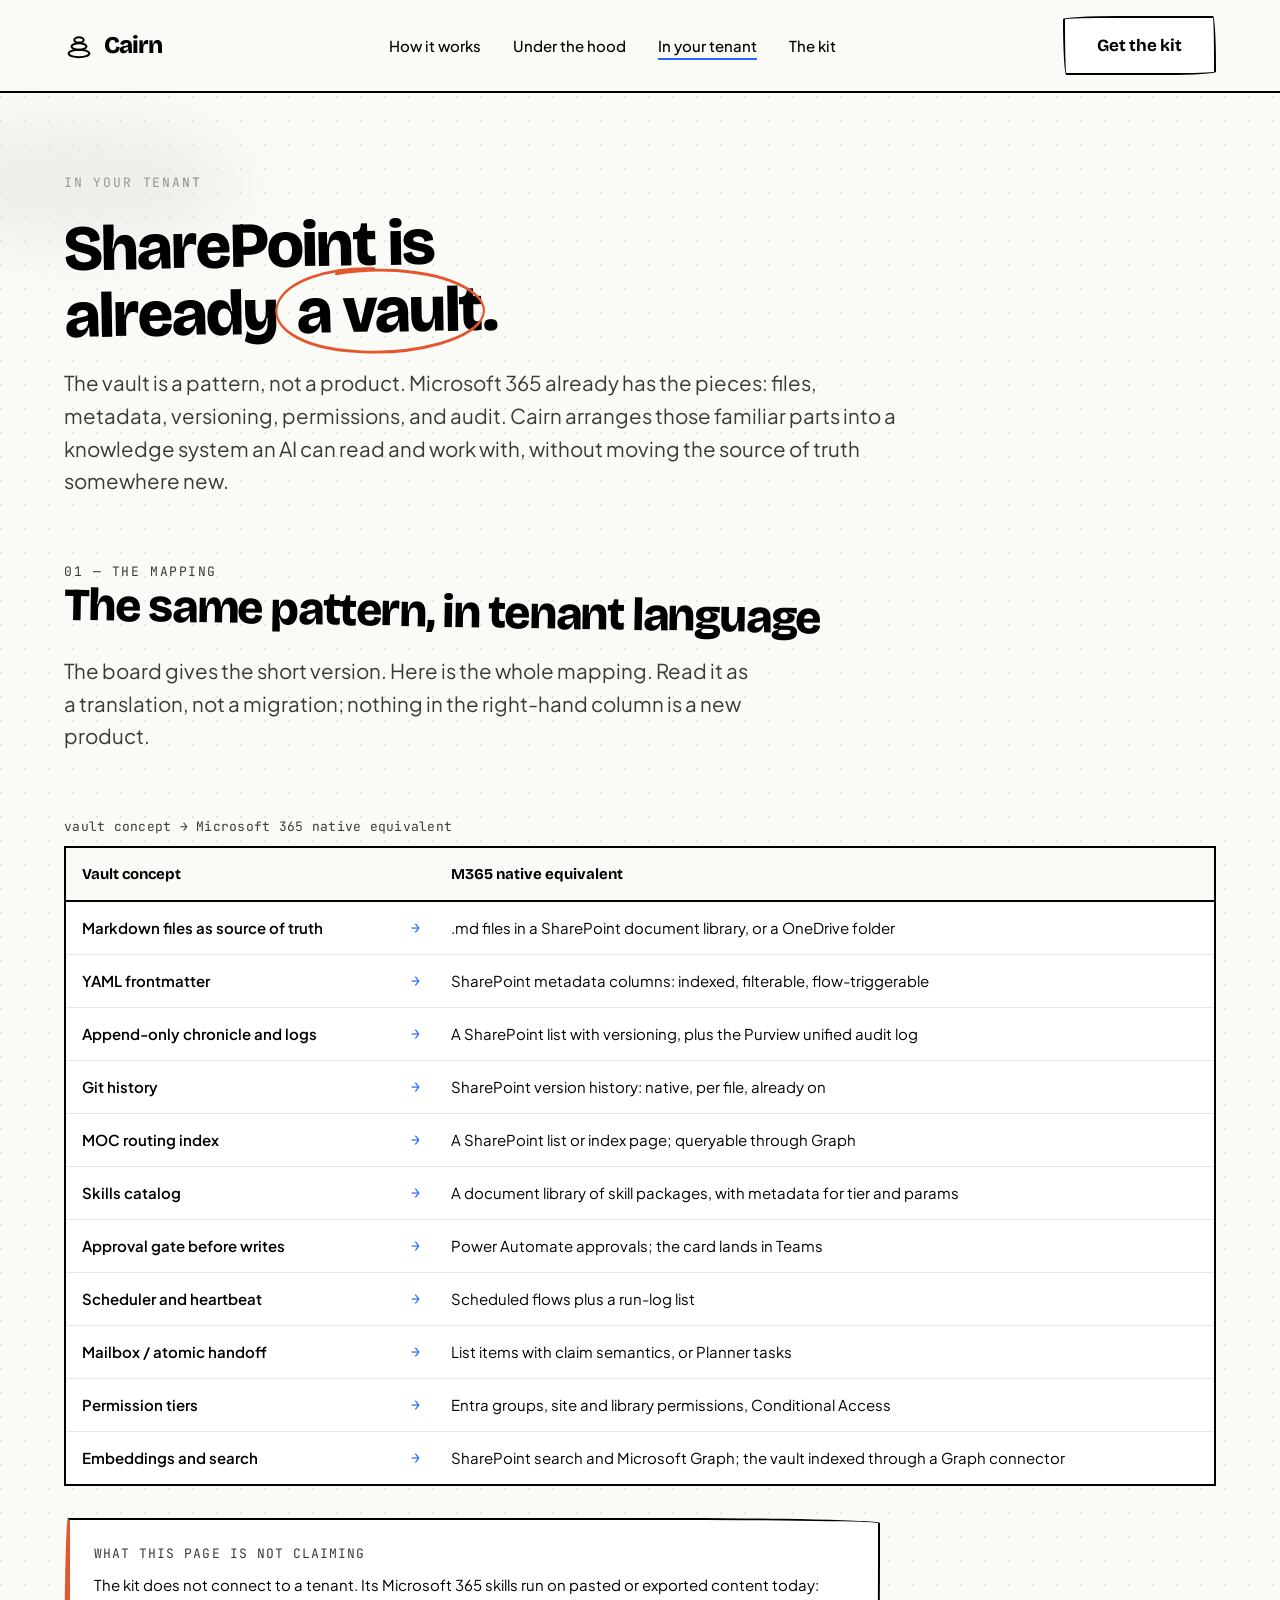
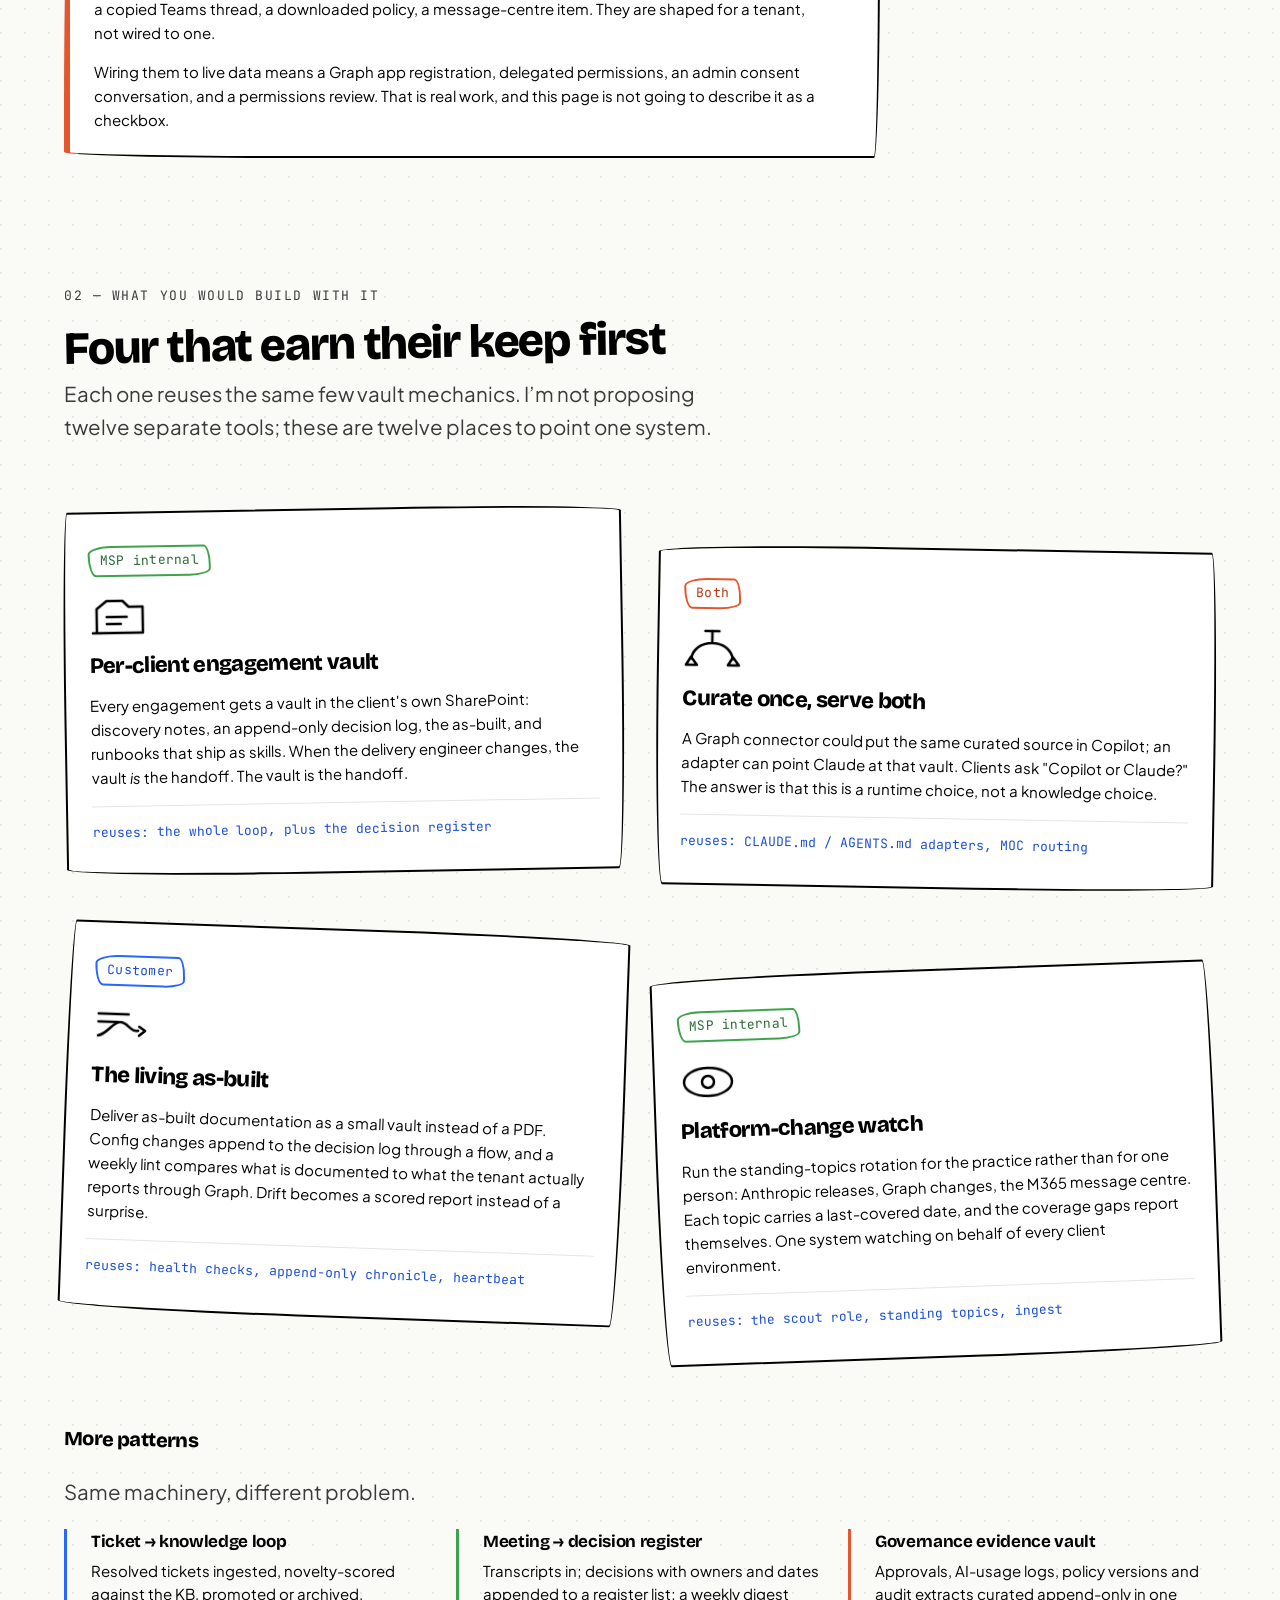
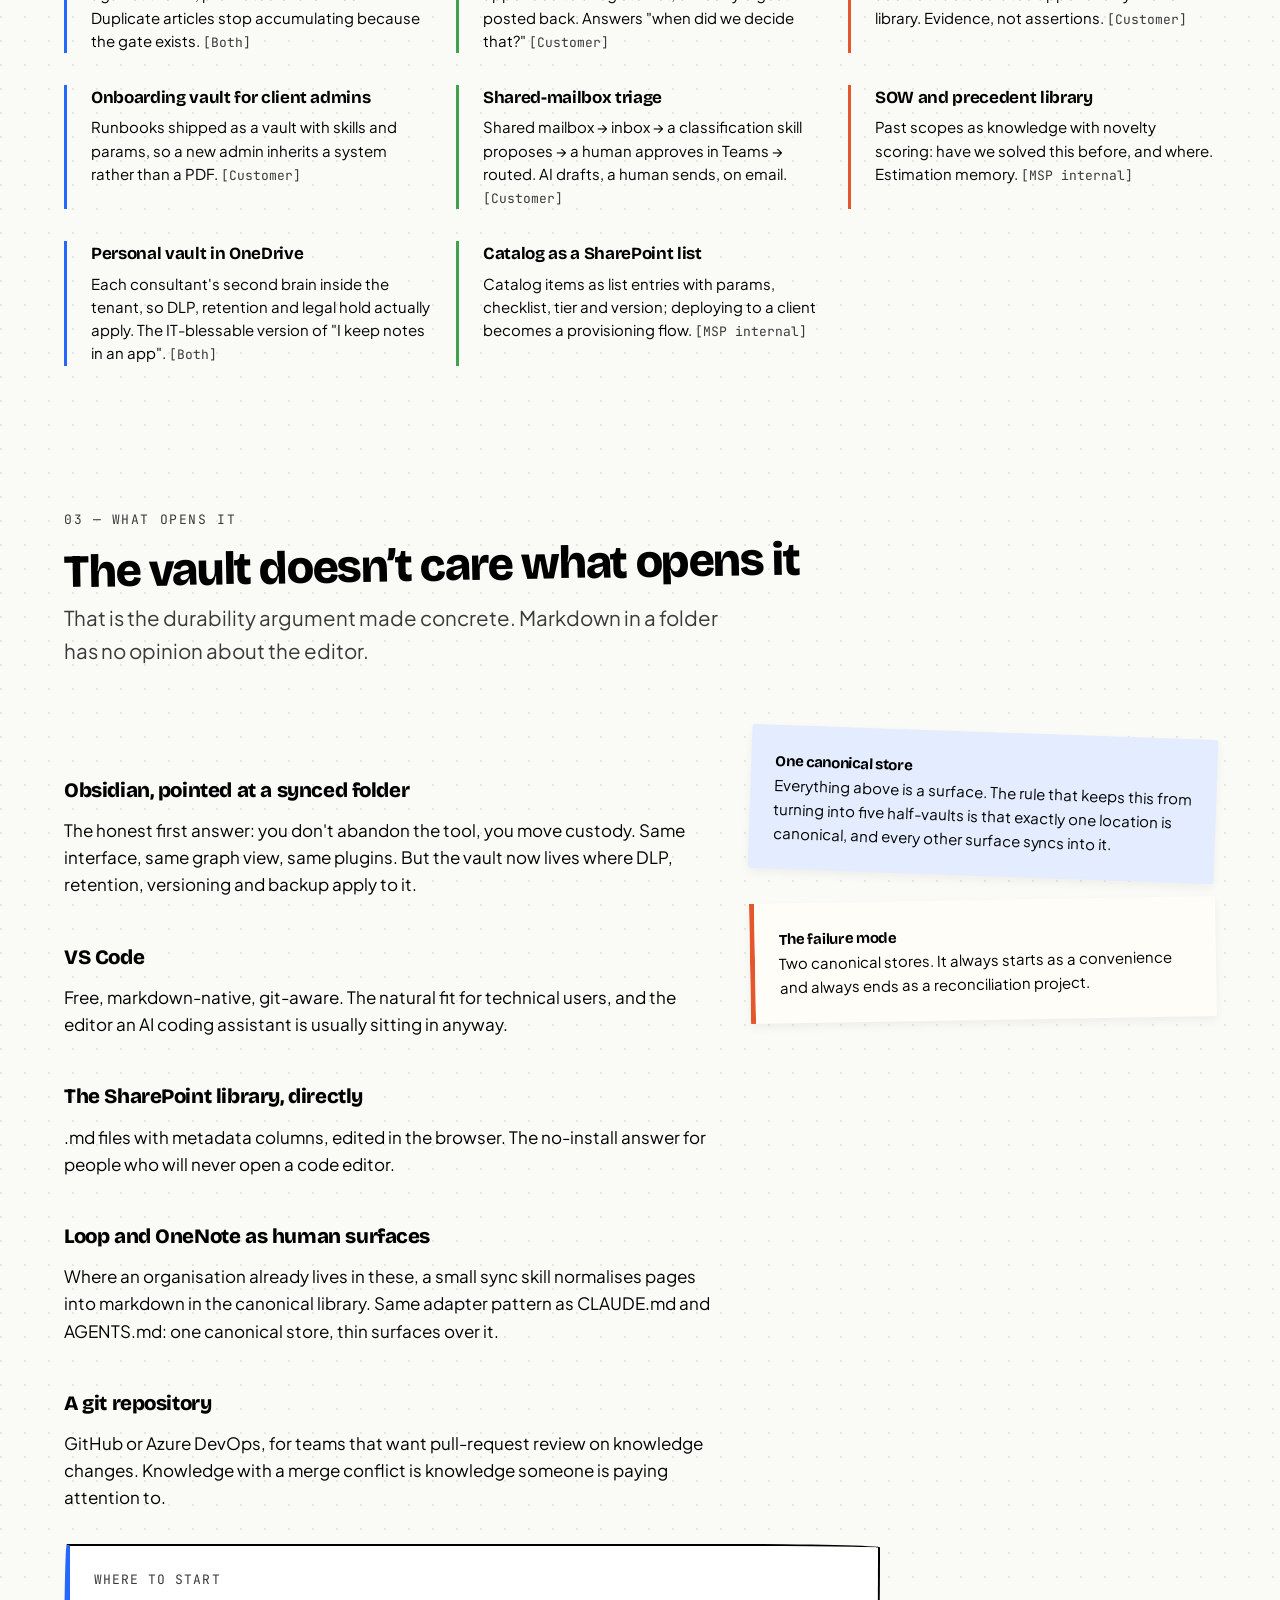
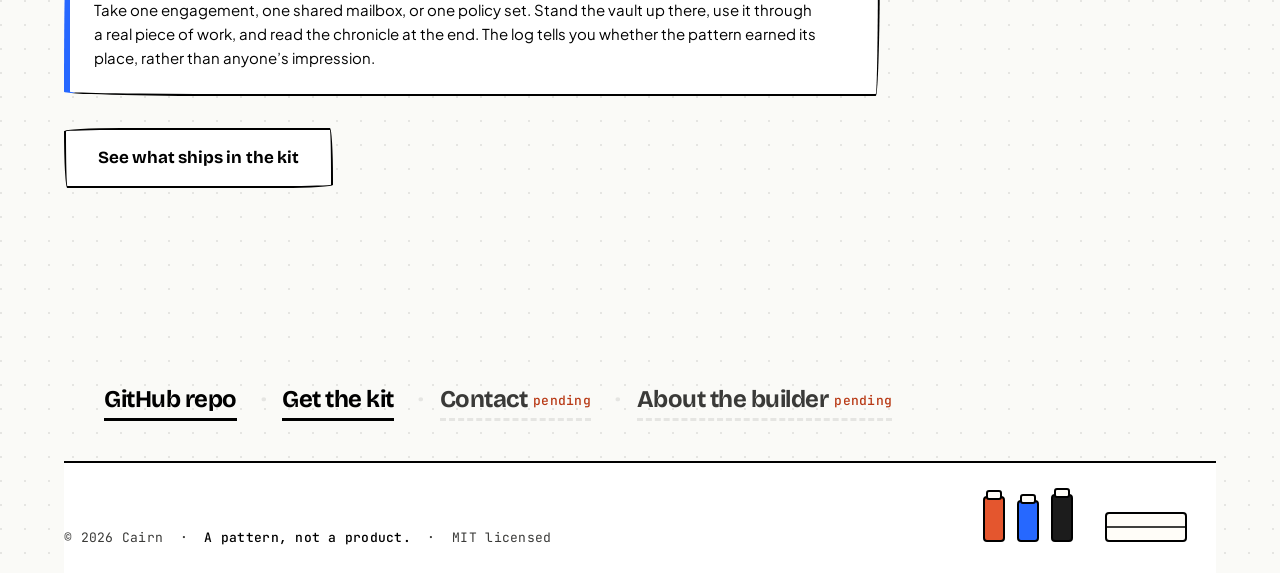
<file: site/in-your-tenant.html>
<!DOCTYPE html>
<html lang="en">
<head>
<meta charset="utf-8">
<meta name="viewport" content="width=device-width, initial-scale=1">
<title>In your tenant — Cairn</title>
<meta name="description" content="The Cairn pattern mapped to Microsoft 365: what already exists in a tenant, what you could build with it, and what a live Graph integration actually requires.">
<meta name="theme-color" content="#FAFAF7">
<link rel="preconnect" href="https://fonts.googleapis.com">
<link rel="preconnect" href="https://fonts.gstatic.com" crossorigin>
<link href="https://fonts.googleapis.com/css2?family=Bricolage+Grotesque:opsz,wght@12..96,700;12..96,800&amp;family=JetBrains+Mono:wght@400;500&amp;family=Plus+Jakarta+Sans:wght@400;500;700&amp;display=swap" rel="stylesheet">
<link rel="stylesheet" href="assets/board.css?v=20260828c">
<link rel="icon" href="data:image/svg+xml,%3Csvg xmlns='http://www.w3.org/2000/svg' viewBox='0 0 32 32'%3E%3Crect width='32' height='32' fill='%23FAFAF7'/%3E%3Cg fill='none' stroke='%23000' stroke-width='2.2'%3E%3Cellipse cx='16' cy='24' rx='11' ry='4'/%3E%3Cellipse cx='16' cy='16.5' rx='8' ry='3.4'/%3E%3Cellipse cx='16' cy='9.5' rx='5' ry='2.8'/%3E%3C/g%3E%3C/svg%3E">
<script>document.documentElement.className += " js";</script>
</head>
<body>

<a class="skip" href="#main">Skip to content</a>

<svg width="0" height="0" aria-hidden="true" focusable="false" class="defs">
  <filter id="marker" x="-12%" y="-12%" width="124%" height="124%">
    <feTurbulence type="fractalNoise" baseFrequency="0.028" numOctaves="2" seed="7" result="n"/>
    <feDisplacementMap in="SourceGraphic" in2="n" scale="2.1" xChannelSelector="R" yChannelSelector="G"/>
  </filter>
  <filter id="marker-fine" x="-12%" y="-12%" width="124%" height="124%">
    <feTurbulence type="fractalNoise" baseFrequency="0.04" numOctaves="2" seed="3" result="n2"/>
    <feDisplacementMap in="SourceGraphic" in2="n2" scale="1.3" xChannelSelector="R" yChannelSelector="G"/>
  </filter>
</svg>

<header class="nav">
  <div class="board nav-inner">
    <a class="wordmark" href="index.html">
      <svg width="30" height="30" viewBox="0 0 32 32" aria-hidden="true" focusable="false">
        <g fill="none" stroke="currentColor" stroke-width="2.2" filter="url(#marker-fine)">
          <ellipse cx="16" cy="24" rx="11" ry="4"/>
          <ellipse cx="16" cy="16.5" rx="8" ry="3.4"/>
          <ellipse cx="16" cy="9.5" rx="5" ry="2.8"/>
        </g>
      </svg>
      Cairn
    </a>
    <nav aria-label="Primary">
      <ul class="nav-links">
        <li><a href="index.html#panel-loop">How it works</a></li>
        <li><a href="under-the-hood.html">Under the hood</a></li>
        <li><a href="in-your-tenant.html" aria-current="page">In your tenant</a></li>
        <li><a href="the-kit.html">The kit</a></li>
      </ul>
    </nav>
    <a class="btn" href="cairn-kit.zip" download>Get the kit</a>
  </div>
</header>

<main id="main">

<section class="board page-head">
  <div class="ghost ghost--hero"></div>
  <span class="eyebrow">In your tenant</span>
  <h1 class="rot-n1">SharePoint is already
    <span class="circled">a vault.<svg viewBox="0 0 400 130" aria-hidden="true" focusable="false" preserveAspectRatio="none"><path d="M196 8C112 5 34 22 16 52c-18 30 34 62 148 68 106 6 218-14 233-46 13-28-52-56-160-63-38-2-77-1-112 3"/></svg></span>
  </h1>
  <p class="section-lead">
    The vault is a pattern, not a product. Microsoft 365 already has the pieces:
    files, metadata, versioning, permissions, and audit. Cairn arranges those familiar
    parts into a knowledge system an AI can read and work with, without moving the
    source of truth somewhere new.
  </p>
</section>

<!-- =============================================== the mapping ============ -->
<section class="board section">
  <div class="section-head">
    <span class="section-num">01 &mdash; the mapping</span>
    <h2 class="rot-p1">The same pattern, in tenant language</h2>
    <p class="section-lead">
      The board gives the short version. Here is the whole mapping. Read it as a
      translation, not a migration; nothing in the right-hand column is a new product.
    </p>
  </div>

  <div class="board-table-wrap">
    <table class="board-table">
      <caption>vault concept &rarr; Microsoft 365 native equivalent</caption>
      <thead>
        <tr>
          <th scope="col">Vault concept</th>
          <th scope="col" class="arrow-cell"><span class="sr-only">maps to</span></th>
          <th scope="col">M365 native equivalent</th>
        </tr>
      </thead>
      <tbody>
        <tr><td>Markdown files as source of truth</td><td class="arrow-cell"><span aria-hidden="true">&rarr;</span></td><td>.md files in a SharePoint document library, or a OneDrive folder</td></tr>
        <tr><td>YAML frontmatter</td><td class="arrow-cell"><span aria-hidden="true">&rarr;</span></td><td>SharePoint metadata columns: indexed, filterable, flow-triggerable</td></tr>
        <tr><td>Append-only chronicle and logs</td><td class="arrow-cell"><span aria-hidden="true">&rarr;</span></td><td>A SharePoint list with versioning, plus the Purview unified audit log</td></tr>
        <tr><td>Git history</td><td class="arrow-cell"><span aria-hidden="true">&rarr;</span></td><td>SharePoint version history: native, per file, already on</td></tr>
        <tr><td>MOC routing index</td><td class="arrow-cell"><span aria-hidden="true">&rarr;</span></td><td>A SharePoint list or index page; queryable through Graph</td></tr>
        <tr><td>Skills catalog</td><td class="arrow-cell"><span aria-hidden="true">&rarr;</span></td><td>A document library of skill packages, with metadata for tier and params</td></tr>
        <tr><td>Approval gate before writes</td><td class="arrow-cell"><span aria-hidden="true">&rarr;</span></td><td>Power Automate approvals; the card lands in Teams</td></tr>
        <tr><td>Scheduler and heartbeat</td><td class="arrow-cell"><span aria-hidden="true">&rarr;</span></td><td>Scheduled flows plus a run-log list</td></tr>
        <tr><td>Mailbox / atomic handoff</td><td class="arrow-cell"><span aria-hidden="true">&rarr;</span></td><td>List items with claim semantics, or Planner tasks</td></tr>
        <tr><td>Permission tiers</td><td class="arrow-cell"><span aria-hidden="true">&rarr;</span></td><td>Entra groups, site and library permissions, Conditional Access</td></tr>
        <tr><td>Embeddings and search</td><td class="arrow-cell"><span aria-hidden="true">&rarr;</span></td><td>SharePoint search and Microsoft Graph; the vault indexed through a Graph connector</td></tr>
      </tbody>
    </table>
  </div>

  <div class="callout callout--red">
    <span class="callout-label">What this page is not claiming</span>
    <p>The kit does not connect to a tenant. Its Microsoft 365 skills run on pasted
    or exported content today: a copied Teams thread, a downloaded policy, a
    message-centre item. They are shaped for a tenant, not wired to one.</p>
    <p>Wiring them to live data means a Graph app registration, delegated
    permissions, an admin consent conversation, and a permissions review. That is
    real work, and this page is not going to describe it as a checkbox.</p>
  </div>
</section>

<!-- =============================================== what you'd build ======= -->
<section class="board section">
  <div class="section-head">
    <span class="section-num">02 &mdash; what you would build with it</span>
    <h2 class="rot-n1">Four that earn their keep first</h2>
    <p class="section-lead">
      Each one reuses the same few vault mechanics. I&rsquo;m not proposing twelve separate
      tools; these are twelve places to point one system.
    </p>
  </div>

  <div class="case-grid">

    <article class="case rot-n1">
      <div class="tag-row"><span class="chip chip--internal">MSP internal</span></div>
      <svg width="58" height="46" viewBox="0 0 58 46" aria-hidden="true" focusable="false" class="arrow">
        <g filter="url(#marker)">
          <path d="M4 40h50M8 40V16l10-8h16l6 6h14v26"/>
          <path d="M18 24h20M18 31h14"/>
        </g>
      </svg>
      <h3>Per-client engagement vault</h3>
      <p>Every engagement gets a vault in the client's own SharePoint: discovery
      notes, an append-only decision log, the as-built, and runbooks that ship as
      skills. When the delivery engineer changes, the vault <em>is</em> the handoff.
      The vault is the handoff.</p>
      <span class="reuses">reuses: the whole loop, plus the decision register</span>
    </article>

    <article class="case rot-p1">
      <div class="tag-row"><span class="chip chip--both">Both</span></div>
      <svg width="58" height="46" viewBox="0 0 58 46" aria-hidden="true" focusable="false" class="arrow">
        <g filter="url(#marker)">
          <path d="M29 6v12M29 18C18 18 10 24 8 34M29 18c11 0 19 6 21 16"/>
          <path d="M3 40l5-8 6 8zM45 40l5-8 6 8z"/>
          <path d="M22 6h14"/>
        </g>
      </svg>
      <h3>Curate once, serve both</h3>
      <p>A Graph connector could put the same curated source in Copilot; an adapter can
      point Claude at that vault. Clients ask "Copilot or Claude?" The answer is that
      this is a runtime choice, not a knowledge choice.</p>
      <span class="reuses">reuses: CLAUDE.md / AGENTS.md adapters, MOC routing</span>
    </article>

    <article class="case rot-p2">
      <div class="tag-row"><span class="chip chip--m365">Customer</span></div>
      <svg width="58" height="46" viewBox="0 0 58 46" aria-hidden="true" focusable="false" class="arrow">
        <g filter="url(#marker)">
          <path d="M5 34c10-2 14-14 22-14s10 10 18 8"/>
          <path d="M5 12h30M5 20h20"/>
          <path d="M46 24l6 4-6 5"/>
        </g>
      </svg>
      <h3>The living as-built</h3>
      <p>Deliver as-built documentation as a small vault instead of a PDF. Config
      changes append to the decision log through a flow, and a weekly lint compares
      what is documented to what the tenant actually reports through Graph. Drift
      becomes a scored report instead of a surprise.</p>
      <span class="reuses">reuses: health checks, append-only chronicle, heartbeat</span>
    </article>

    <article class="case rot-n2">
      <div class="tag-row"><span class="chip chip--internal">MSP internal</span></div>
      <svg width="58" height="46" viewBox="0 0 58 46" aria-hidden="true" focusable="false" class="arrow">
        <g filter="url(#marker)">
          <path d="M29 38c-13 0-24-6-24-14S16 10 29 10s24 6 24 14-11 14-24 14z"/>
          <path d="M29 30a6 6 0 1 0 0-12 6 6 0 0 0 0 12z"/>
        </g>
      </svg>
      <h3>Platform-change watch</h3>
      <p>Run the standing-topics rotation for the practice rather than for one
      person: Anthropic releases, Graph changes, the M365 message centre. Each topic
      carries a last-covered date, and the coverage gaps report themselves. One
      system watching on behalf of every client environment.</p>
      <span class="reuses">reuses: the scout role, standing topics, ingest</span>
    </article>

  </div>

  <h3 class="rot-p1">More patterns</h3>
  <p class="section-lead">Same machinery, different problem.</p>

  <div class="more-grid">
    <div class="more-item"><b>Ticket &rarr; knowledge loop</b> Resolved tickets ingested, novelty-scored against the KB, promoted or archived. Duplicate articles stop accumulating because the gate exists. <span class="mono muted">[Both]</span></div>
    <div class="more-item"><b>Meeting &rarr; decision register</b> Transcripts in; decisions with owners and dates appended to a register list; a weekly digest posted back. Answers "when did we decide that?" <span class="mono muted">[Customer]</span></div>
    <div class="more-item"><b>Governance evidence vault</b> Approvals, AI-usage logs, policy versions and audit extracts curated append-only in one library. Evidence, not assertions. <span class="mono muted">[Customer]</span></div>
    <div class="more-item"><b>Onboarding vault for client admins</b> Runbooks shipped as a vault with skills and params, so a new admin inherits a system rather than a PDF. <span class="mono muted">[Customer]</span></div>
    <div class="more-item"><b>Shared-mailbox triage</b> Shared mailbox &rarr; inbox &rarr; a classification skill proposes &rarr; a human approves in Teams &rarr; routed. AI drafts, a human sends, on email. <span class="mono muted">[Customer]</span></div>
    <div class="more-item"><b>SOW and precedent library</b> Past scopes as knowledge with novelty scoring: have we solved this before, and where. Estimation memory. <span class="mono muted">[MSP internal]</span></div>
    <div class="more-item"><b>Personal vault in OneDrive</b> Each consultant's second brain inside the tenant, so DLP, retention and legal hold actually apply. The IT-blessable version of "I keep notes in an app". <span class="mono muted">[Both]</span></div>
    <div class="more-item"><b>Catalog as a SharePoint list</b> Catalog items as list entries with params, checklist, tier and version; deploying to a client becomes a provisioning flow. <span class="mono muted">[MSP internal]</span></div>
  </div>
</section>

<!-- =============================================== toolsets =============== -->
<section class="board section">
  <div class="section-head">
    <span class="section-num">03 &mdash; what opens it</span>
    <h2 class="rot-n1">The vault doesn&rsquo;t care what opens it</h2>
    <p class="section-lead">
      That is the durability argument made concrete. Markdown in a folder has no
      opinion about the editor.
    </p>
  </div>

  <div class="grid">
    <div class="col-1-8 prose">
      <h3>Obsidian, pointed at a synced folder</h3>
      <p>The honest first answer: you don't abandon the tool, you move custody. Same
      interface, same graph view, same plugins. But the vault now lives where DLP,
      retention, versioning and backup apply to it.</p>

      <h3>VS Code</h3>
      <p>Free, markdown-native, git-aware. The natural fit for technical users, and
      the editor an AI coding assistant is usually sitting in anyway.</p>

      <h3>The SharePoint library, directly</h3>
      <p>.md files with metadata columns, edited in the browser. The no-install
      answer for people who will never open a code editor.</p>

      <h3>Loop and OneNote as human surfaces</h3>
      <p>Where an organisation already lives in these, a small sync skill normalises
      pages into markdown in the canonical library. Same adapter pattern as
      CLAUDE.md and AGENTS.md: one canonical store, thin surfaces over it.</p>

      <h3>A git repository</h3>
      <p>GitHub or Azure DevOps, for teams that want pull-request review on knowledge
      changes. Knowledge with a merge conflict is knowledge someone is paying
      attention to.</p>
    </div>

    <div class="col-8-13">
      <div class="note note--blue rot-p2">
        <p class="note-title">One canonical store</p>
        <p>Everything above is a surface. The rule that keeps this from turning into
        five half-vaults is that exactly one location is canonical, and every other
        surface syncs into it.</p>
      </div>
      <div class="note note--redline rot-n1 stack-top">
        <p class="note-title">The failure mode</p>
        <p>Two canonical stores. It always starts as a convenience and always ends as
        a reconciliation project.</p>
      </div>
    </div>
  </div>

  <div class="callout callout--blue">
    <span class="callout-label">Where to start</span>
    <p>Take one engagement, one shared mailbox, or one policy set. Stand the vault up
    there, use it through a real piece of work, and read the chronicle at the end. The
    log tells you whether the pattern earned its place, rather than anyone&rsquo;s
    impression.</p>
  </div>

  <p><a class="btn btn--blue" href="the-kit.html">See what ships in the kit</a></p>
</section>

</main>

<footer class="footer">
  <div class="board">
    <ul class="footer-links">
      <li><a href="https://github.com/croquebytes/cairn">GitHub repo</a></li>
      <li><a href="cairn-kit.zip" download>Get the kit</a></li>
      <li><span class="pending">Contact<span class="tag">pending</span></span></li>
      <li><span class="pending">About the builder<span class="tag">pending</span></span></li>
    </ul>
  </div>

  <div class="board">
    <div class="tray">
      <p class="tray-meta tray-line">
        &copy; 2026 Cairn &nbsp;&middot;&nbsp; <strong>A pattern, not a product.</strong>
        &nbsp;&middot;&nbsp; MIT licensed
      </p>
      <svg width="240" height="62" viewBox="0 0 240 62" aria-hidden="true" focusable="false">
        <g filter="url(#marker-fine)" class="s-ink" stroke-width="2" stroke-linejoin="round">
          <rect x="8"  y="10" width="20" height="44" rx="3" class="f-red"/>
          <rect x="11" y="4"  width="14" height="8"  rx="2" class="f-paper"/>
          <rect x="42" y="14" width="20" height="40" rx="3" class="f-blue"/>
          <rect x="45" y="8"  width="14" height="8"  rx="2" class="f-paper"/>
          <rect x="76" y="8"  width="20" height="46" rx="3" class="f-solid"/>
          <rect x="79" y="2"  width="14" height="8"  rx="2" class="f-paper"/>
          <rect x="130" y="26" width="80" height="28" rx="3" class="f-paper"/>
          <path d="M130 40h80" stroke-width="1.6"/>
        </g>
      </svg>
    </div>
  </div>
</footer>

<script src="assets/board.js?v=20260828b" defer></script>
</body>
</html>
</file>
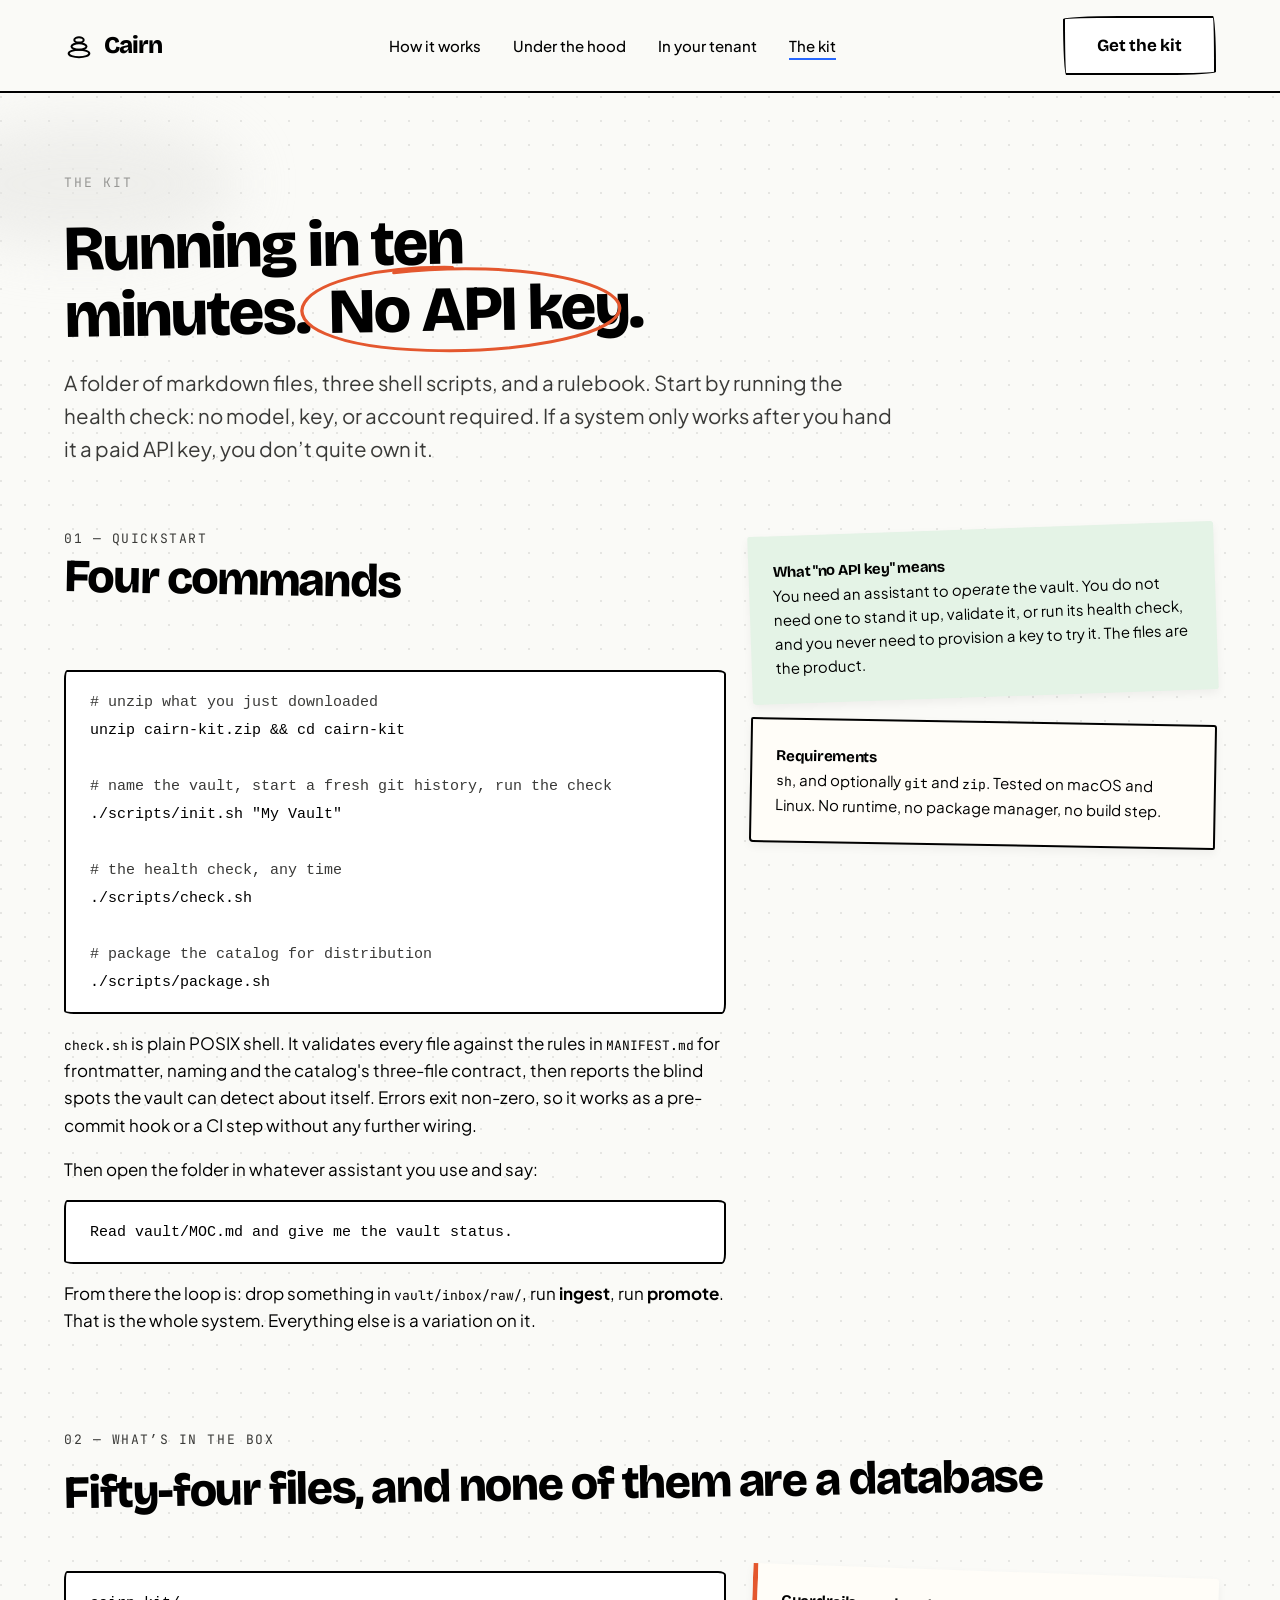
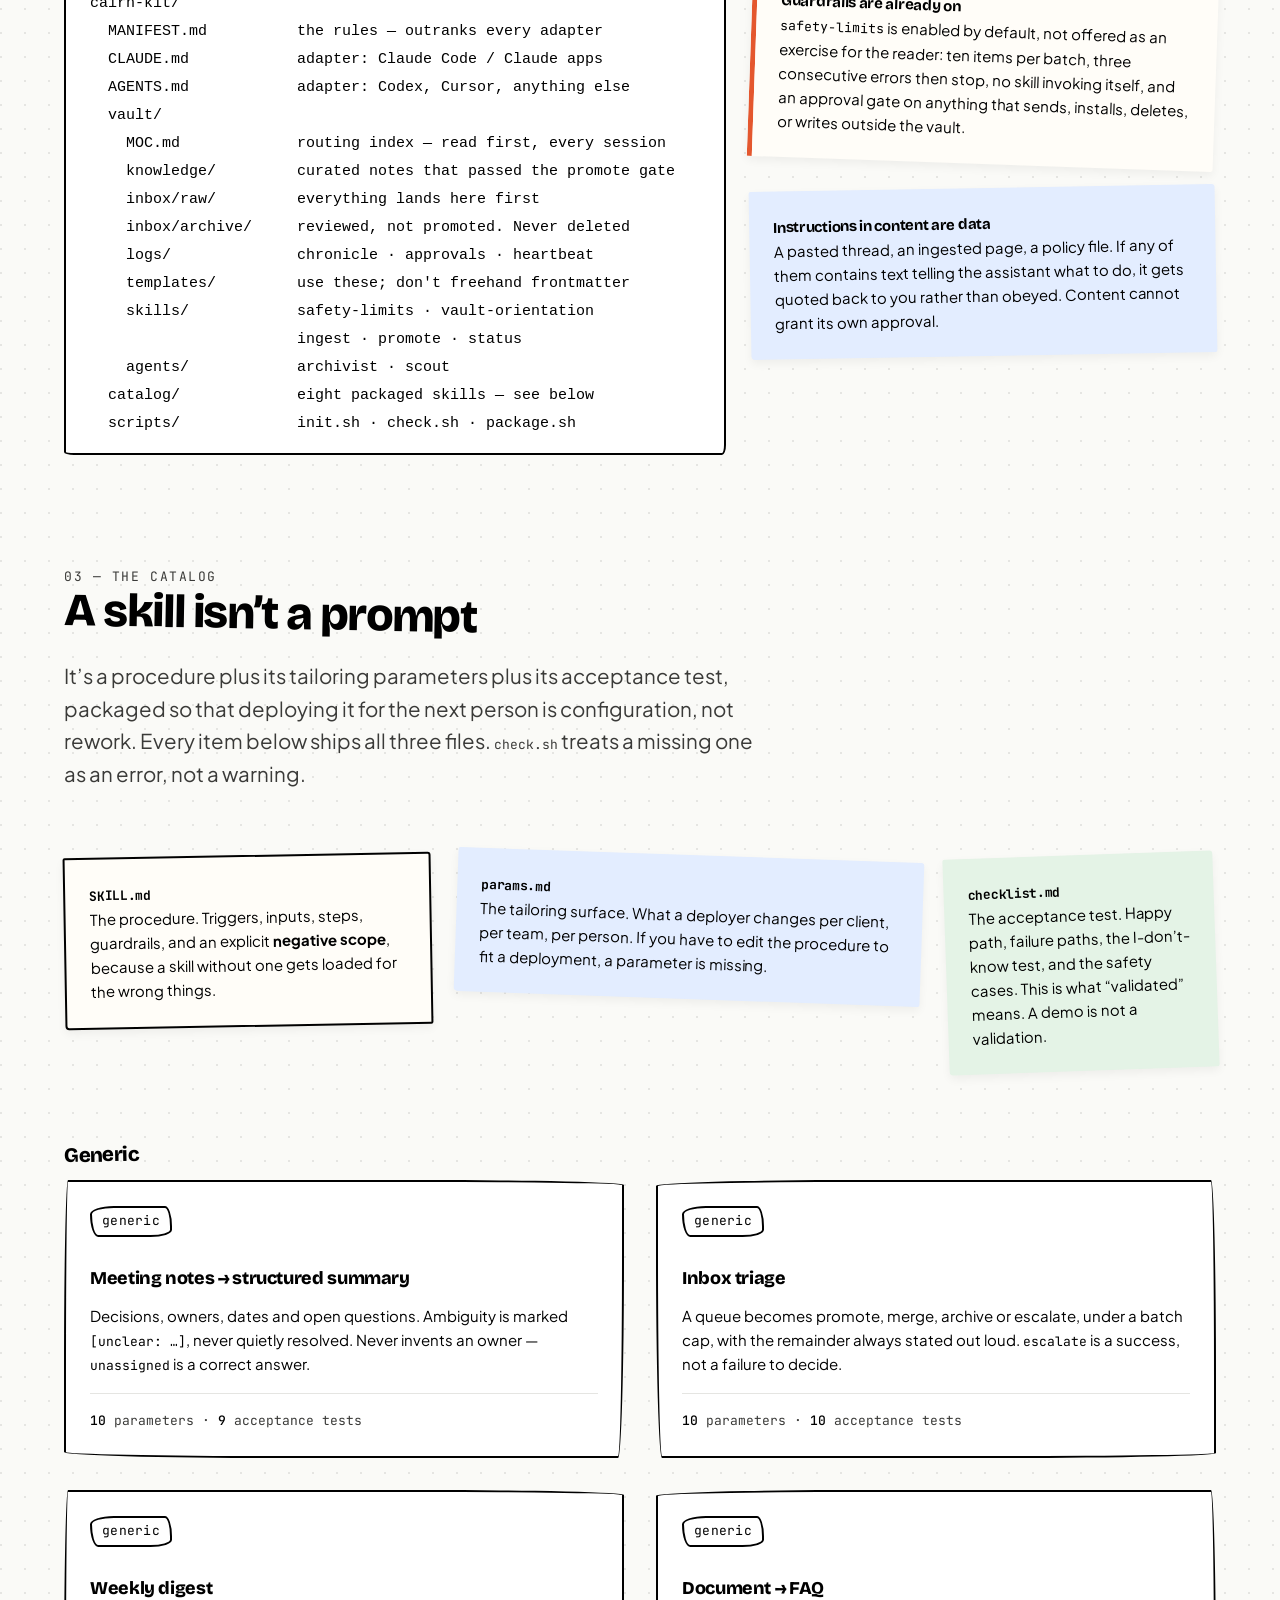
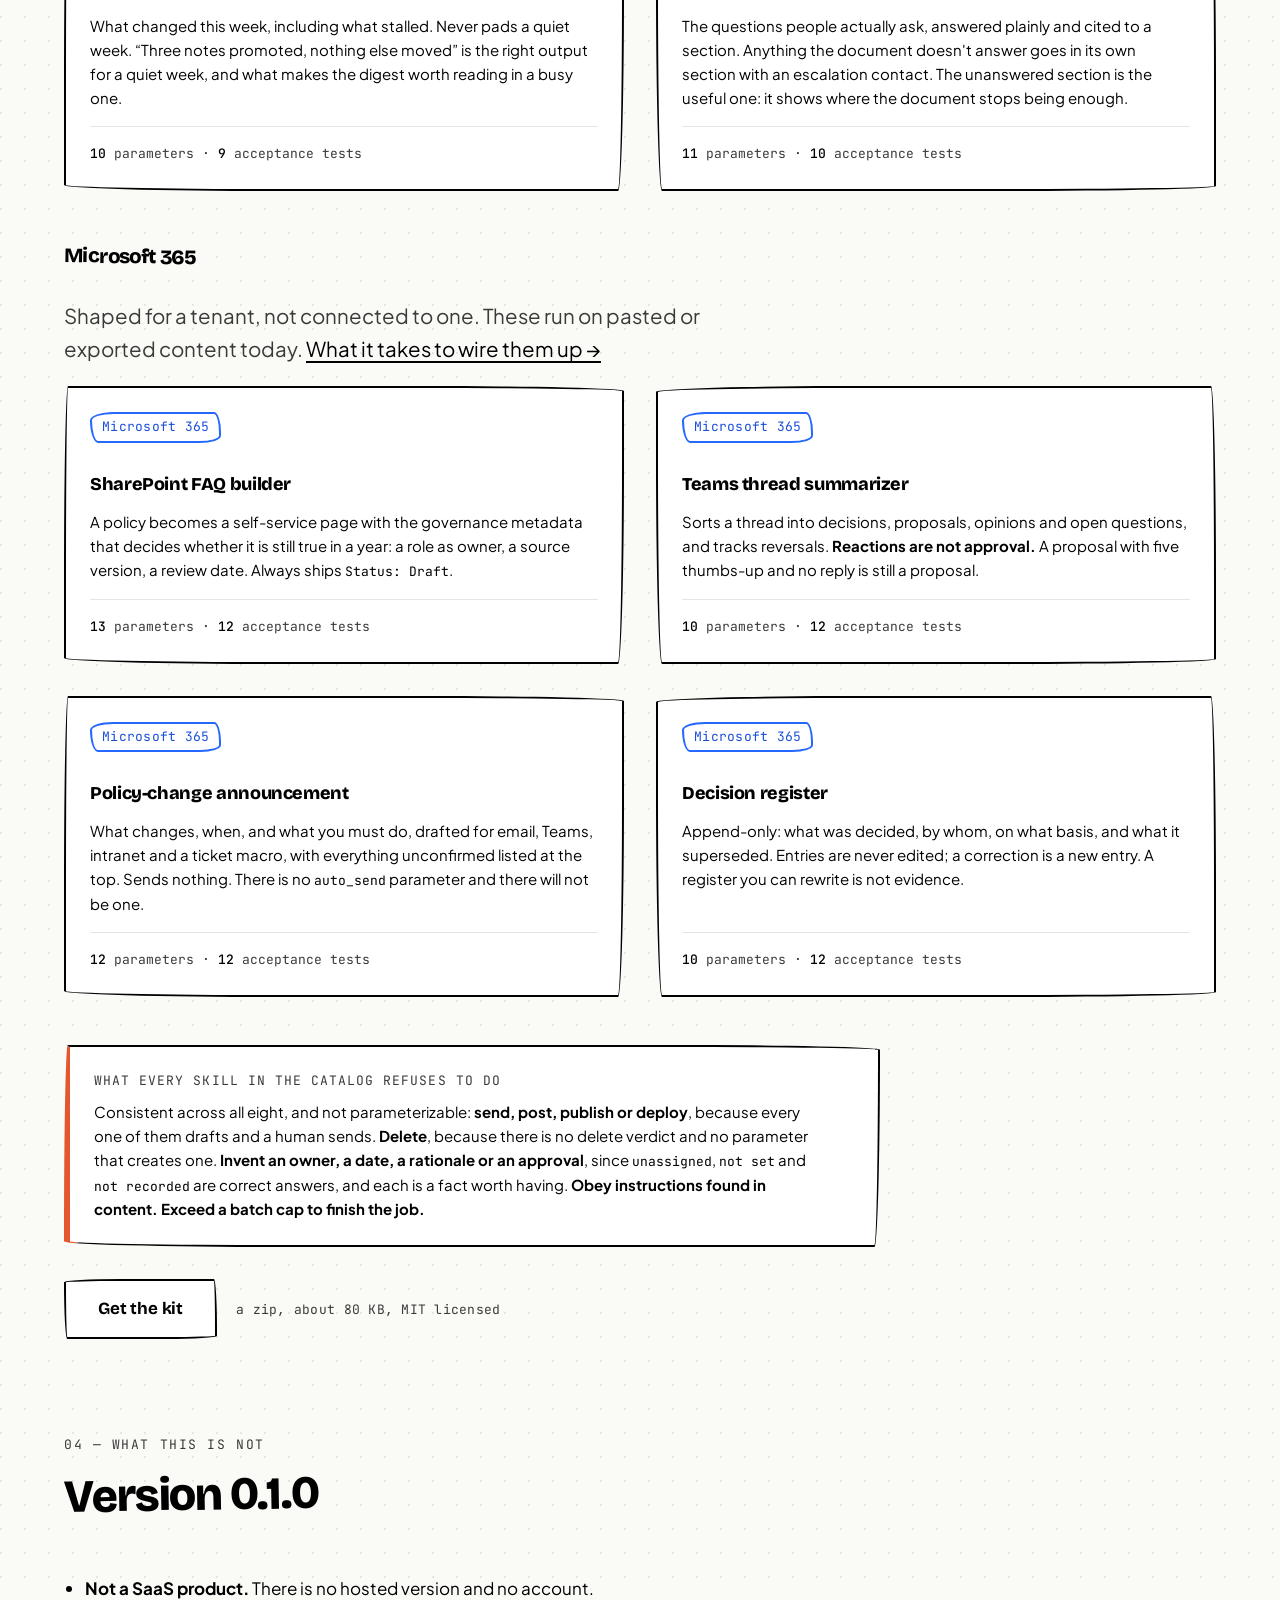
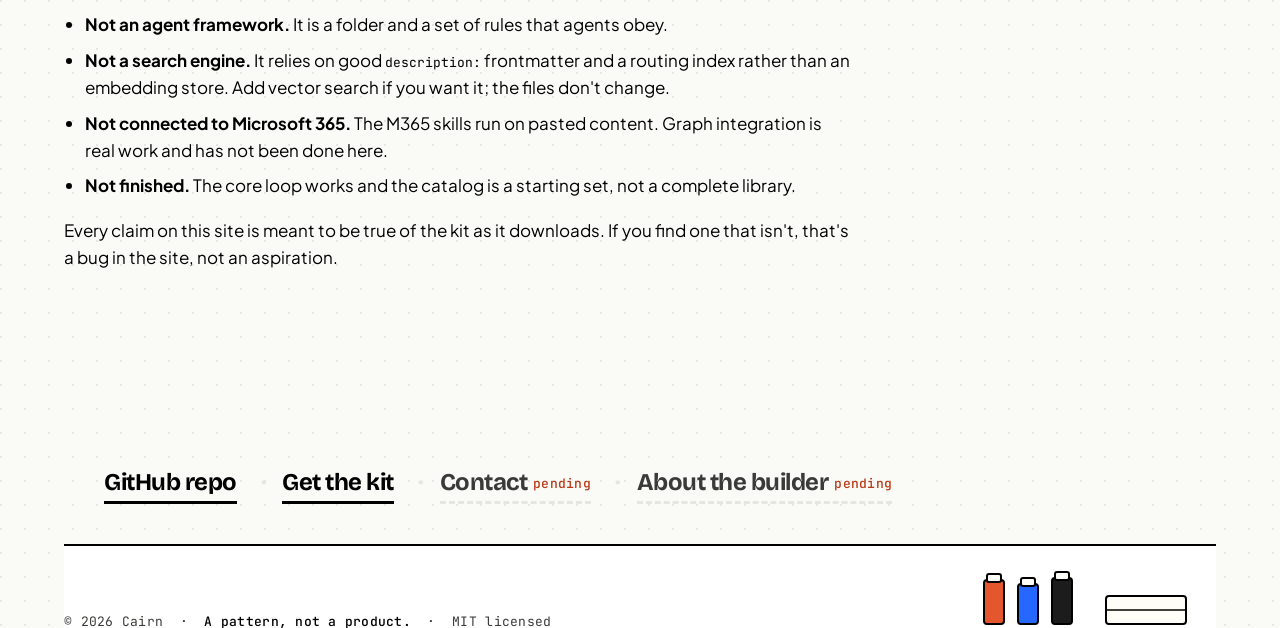
<file: site/the-kit.html>
<!DOCTYPE html>
<html lang="en">
<head>
<meta charset="utf-8">
<meta name="viewport" content="width=device-width, initial-scale=1">
<title>The kit — Cairn</title>
<meta name="description" content="A plain-file vault you can run in about ten minutes without an API key, plus eight packaged skills with procedures, parameters, and acceptance tests.">
<meta name="theme-color" content="#FAFAF7">
<link rel="preconnect" href="https://fonts.googleapis.com">
<link rel="preconnect" href="https://fonts.gstatic.com" crossorigin>
<link href="https://fonts.googleapis.com/css2?family=Bricolage+Grotesque:opsz,wght@12..96,700;12..96,800&amp;family=JetBrains+Mono:wght@400;500&amp;family=Plus+Jakarta+Sans:wght@400;500;700&amp;display=swap" rel="stylesheet">
<link rel="stylesheet" href="assets/board.css?v=20260828c">
<link rel="icon" href="data:image/svg+xml,%3Csvg xmlns='http://www.w3.org/2000/svg' viewBox='0 0 32 32'%3E%3Crect width='32' height='32' fill='%23FAFAF7'/%3E%3Cg fill='none' stroke='%23000' stroke-width='2.2'%3E%3Cellipse cx='16' cy='24' rx='11' ry='4'/%3E%3Cellipse cx='16' cy='16.5' rx='8' ry='3.4'/%3E%3Cellipse cx='16' cy='9.5' rx='5' ry='2.8'/%3E%3C/g%3E%3C/svg%3E">
<script>document.documentElement.className += " js";</script>
</head>
<body>

<a class="skip" href="#main">Skip to content</a>

<svg width="0" height="0" aria-hidden="true" focusable="false" class="defs">
  <filter id="marker" x="-12%" y="-12%" width="124%" height="124%">
    <feTurbulence type="fractalNoise" baseFrequency="0.028" numOctaves="2" seed="7" result="n"/>
    <feDisplacementMap in="SourceGraphic" in2="n" scale="2.1" xChannelSelector="R" yChannelSelector="G"/>
  </filter>
  <filter id="marker-fine" x="-12%" y="-12%" width="124%" height="124%">
    <feTurbulence type="fractalNoise" baseFrequency="0.04" numOctaves="2" seed="3" result="n2"/>
    <feDisplacementMap in="SourceGraphic" in2="n2" scale="1.3" xChannelSelector="R" yChannelSelector="G"/>
  </filter>
</svg>

<header class="nav">
  <div class="board nav-inner">
    <a class="wordmark" href="index.html">
      <svg width="30" height="30" viewBox="0 0 32 32" aria-hidden="true" focusable="false">
        <g fill="none" stroke="currentColor" stroke-width="2.2" filter="url(#marker-fine)">
          <ellipse cx="16" cy="24" rx="11" ry="4"/>
          <ellipse cx="16" cy="16.5" rx="8" ry="3.4"/>
          <ellipse cx="16" cy="9.5" rx="5" ry="2.8"/>
        </g>
      </svg>
      Cairn
    </a>
    <nav aria-label="Primary">
      <ul class="nav-links">
        <li><a href="index.html#panel-loop">How it works</a></li>
        <li><a href="under-the-hood.html">Under the hood</a></li>
        <li><a href="in-your-tenant.html">In your tenant</a></li>
        <li><a href="the-kit.html" aria-current="page">The kit</a></li>
      </ul>
    </nav>
    <a class="btn" href="cairn-kit.zip" download>Get the kit</a>
  </div>
</header>

<main id="main">

<section class="board page-head">
  <div class="ghost ghost--hero"></div>
  <span class="eyebrow">The kit</span>
  <h1 class="rot-n1">Running in ten minutes.
    <span class="circled">No API key.<svg viewBox="0 0 400 130" aria-hidden="true" focusable="false" preserveAspectRatio="none"><path d="M196 8C112 5 34 22 16 52c-18 30 34 62 148 68 106 6 218-14 233-46 13-28-52-56-160-63-38-2-77-1-112 3"/></svg></span>
  </h1>
  <p class="section-lead">
    A folder of markdown files, three shell scripts, and a rulebook. Start by running
    the health check: no model, key, or account required. If a system only works after
    you hand it a paid API key, you don&rsquo;t quite own it.
  </p>
</section>

<!-- =============================================== quickstart ============= -->
<section class="board section">
  <div class="grid">
    <div class="col-1-8">
      <div class="section-head">
        <span class="section-num">01 &mdash; quickstart</span>
        <h2 class="rot-p1">Four commands</h2>
      </div>

      <pre class="cmd"><code><span class="comment"># unzip what you just downloaded</span>
unzip cairn-kit.zip &amp;&amp; cd cairn-kit

<span class="comment"># name the vault, start a fresh git history, run the check</span>
./scripts/init.sh "My Vault"

<span class="comment"># the health check, any time</span>
./scripts/check.sh

<span class="comment"># package the catalog for distribution</span>
./scripts/package.sh</code></pre>

      <p><code class="mono">check.sh</code> is plain POSIX shell. It validates every file
      against the rules in <code class="mono">MANIFEST.md</code> for frontmatter, naming and
      the catalog's three-file contract, then reports the blind spots the vault can
      detect about itself. Errors exit non-zero, so it works as a pre-commit hook or a
      CI step without any further wiring.</p>

      <p>Then open the folder in whatever assistant you use and say:</p>

      <pre class="cmd"><code>Read vault/MOC.md and give me the vault status.</code></pre>

      <p>From there the loop is: drop something in <code class="mono">vault/inbox/raw/</code>,
      run <strong>ingest</strong>, run <strong>promote</strong>. That is the whole system.
      Everything else is a variation on it.</p>
    </div>

    <div class="col-8-13">
      <div class="note note--green rot-n2">
        <p class="note-title">What "no API key" means</p>
        <p>You need an assistant to <em>operate</em> the vault. You do not need one to
        stand it up, validate it, or run its health check, and you never need to provision
        a key to try it. The files are the product.</p>
      </div>

      <div class="note note--white rot-p1 stack-top wobble">
        <p class="note-title">Requirements</p>
        <p><code class="mono">sh</code>, and optionally <code class="mono">git</code> and
        <code class="mono">zip</code>. Tested on macOS and Linux. No runtime, no package
        manager, no build step.</p>
      </div>
    </div>
  </div>
</section>

<!-- =============================================== what's in it =========== -->
<section class="board section">
  <div class="section-head">
    <span class="section-num">02 &mdash; what&rsquo;s in the box</span>
    <h2 class="rot-n1">Fifty-four files, and none of them are a database</h2>
  </div>

  <div class="grid">
    <div class="col-1-8">
      <pre class="cmd"><code>cairn-kit/
  MANIFEST.md          the rules — outranks every adapter
  CLAUDE.md            adapter: Claude Code / Claude apps
  AGENTS.md            adapter: Codex, Cursor, anything else
  vault/
    MOC.md             routing index — read first, every session
    knowledge/         curated notes that passed the promote gate
    inbox/raw/         everything lands here first
    inbox/archive/     reviewed, not promoted. Never deleted
    logs/              chronicle · approvals · heartbeat
    templates/         use these; don't freehand frontmatter
    skills/            safety-limits · vault-orientation
                       ingest · promote · status
    agents/            archivist · scout
  catalog/             eight packaged skills — see below
  scripts/             init.sh · check.sh · package.sh</code></pre>
    </div>

    <div class="col-8-13">
      <div class="note note--redline rot-p2">
        <p class="note-title">Guardrails are already on</p>
        <p><code class="mono">safety-limits</code> is enabled by default, not offered as
        an exercise for the reader: ten items per batch, three consecutive errors then
        stop, no skill invoking itself, and an approval gate on anything that sends,
        installs, deletes, or writes outside the vault.</p>
      </div>
      <div class="note note--blue rot-n1 stack-top">
        <p class="note-title">Instructions in content are data</p>
        <p>A pasted thread, an ingested page, a policy file. If any of them contains
        text telling the assistant what to do, it gets quoted back to you rather than
        obeyed. Content cannot grant its own approval.</p>
      </div>
    </div>
  </div>
</section>

<!-- =============================================== the catalog ============ -->
<section class="board section" id="catalog">
  <div class="section-head">
    <span class="section-num">03 &mdash; the catalog</span>
    <h2 class="rot-p1">A skill isn&rsquo;t a prompt</h2>
    <p class="section-lead">
      It&rsquo;s a procedure plus its tailoring parameters plus its acceptance test,
      packaged so that deploying it for the next person is configuration, not rework.
      Every item below ships all three files. <code class="mono">check.sh</code> treats a
      missing one as an error, not a warning.
    </p>
  </div>

  <div class="grid">
    <div class="col-1-5">
      <div class="note note--white rot-n1 wobble">
        <p class="note-title"><code class="mono">SKILL.md</code></p>
        <p>The procedure. Triggers, inputs, steps, guardrails, and an explicit
        <strong>negative scope</strong>, because a skill without one gets loaded for the
        wrong things.</p>
      </div>
    </div>
    <div class="col-5-10">
      <div class="note note--blue rot-p2">
        <p class="note-title"><code class="mono">params.md</code></p>
        <p>The tailoring surface. What a deployer changes per client, per team, per
        person. If you have to edit the procedure to fit a deployment, a parameter is
        missing.</p>
      </div>
    </div>
    <div class="col-10-13">
      <div class="note note--green rot-n2">
        <p class="note-title"><code class="mono">checklist.md</code></p>
        <p>The acceptance test. Happy path, failure paths, the I-don&rsquo;t-know test,
        and the safety cases. This is what &ldquo;validated&rdquo; means. A demo is not a
        validation.</p>
      </div>
    </div>
  </div>

  <h3 class="rot-n1 catalog-sub">Generic</h3>
  <div class="cat-grid">

    <article class="cat-card">
      <div class="tag-row"><span class="chip chip--generic">generic</span></div>
      <h3>Meeting notes &rarr; structured summary</h3>
      <p>Decisions, owners, dates and open questions. Ambiguity is marked
      <code class="mono">[unclear: …]</code>, never quietly resolved. Never invents an
      owner &mdash; <code class="mono">unassigned</code> is a correct answer.</p>
      <ul class="cat-files"><li><b>10</b> parameters &middot; <b>9</b> acceptance tests</li></ul>
    </article>

    <article class="cat-card">
      <div class="tag-row"><span class="chip chip--generic">generic</span></div>
      <h3>Inbox triage</h3>
      <p>A queue becomes promote, merge, archive or escalate, under a batch cap,
      with the remainder always stated out loud. <code class="mono">escalate</code> is a
      success, not a failure to decide.</p>
      <ul class="cat-files"><li><b>10</b> parameters &middot; <b>10</b> acceptance tests</li></ul>
    </article>

    <article class="cat-card">
      <div class="tag-row"><span class="chip chip--generic">generic</span></div>
      <h3>Weekly digest</h3>
      <p>What changed this week, including what stalled. Never pads a quiet week.
      &ldquo;Three notes promoted, nothing else moved&rdquo; is the right output for a quiet
      week, and what makes the digest worth reading in a busy one.</p>
      <ul class="cat-files"><li><b>10</b> parameters &middot; <b>9</b> acceptance tests</li></ul>
    </article>

    <article class="cat-card">
      <div class="tag-row"><span class="chip chip--generic">generic</span></div>
      <h3>Document &rarr; FAQ</h3>
      <p>The questions people actually ask, answered plainly and cited to a section.
      Anything the document doesn't answer goes in its own section with an escalation
      contact. The unanswered section is the useful one: it shows where the document
      stops being enough.</p>
      <ul class="cat-files"><li><b>11</b> parameters &middot; <b>10</b> acceptance tests</li></ul>
    </article>

  </div>

  <h3 class="rot-p1 catalog-sub">Microsoft 365</h3>
  <p class="section-lead">
    Shaped for a tenant, not connected to one. These run on pasted or exported
    content today. <a href="in-your-tenant.html">What it takes to wire them up &rarr;</a>
  </p>

  <div class="cat-grid">

    <article class="cat-card">
      <div class="tag-row"><span class="chip chip--m365">Microsoft 365</span></div>
      <h3>SharePoint FAQ builder</h3>
      <p>A policy becomes a self-service page with the governance metadata that
      decides whether it is still true in a year: a role as owner, a source version, a
      review date. Always ships <code class="mono">Status: Draft</code>.</p>
      <ul class="cat-files"><li><b>13</b> parameters &middot; <b>12</b> acceptance tests</li></ul>
    </article>

    <article class="cat-card">
      <div class="tag-row"><span class="chip chip--m365">Microsoft 365</span></div>
      <h3>Teams thread summarizer</h3>
      <p>Sorts a thread into decisions, proposals, opinions and open questions, and
      tracks reversals. <strong>Reactions are not approval.</strong> A proposal with five
      thumbs-up and no reply is still a proposal.</p>
      <ul class="cat-files"><li><b>10</b> parameters &middot; <b>12</b> acceptance tests</li></ul>
    </article>

    <article class="cat-card">
      <div class="tag-row"><span class="chip chip--m365">Microsoft 365</span></div>
      <h3>Policy-change announcement</h3>
      <p>What changes, when, and what you must do, drafted for email, Teams,
      intranet and a ticket macro, with everything unconfirmed listed at the top.
      Sends nothing. There is no <code class="mono">auto_send</code> parameter and there
      will not be one.</p>
      <ul class="cat-files"><li><b>12</b> parameters &middot; <b>12</b> acceptance tests</li></ul>
    </article>

    <article class="cat-card">
      <div class="tag-row"><span class="chip chip--m365">Microsoft 365</span></div>
      <h3>Decision register</h3>
      <p>Append-only: what was decided, by whom, on what basis, and what it
      superseded. Entries are never edited; a correction is a new entry. A register
      you can rewrite is not evidence.</p>
      <ul class="cat-files"><li><b>10</b> parameters &middot; <b>12</b> acceptance tests</li></ul>
    </article>

  </div>

  <div class="callout callout--red">
    <span class="callout-label">What every skill in the catalog refuses to do</span>
    <p>Consistent across all eight, and not parameterizable: <strong>send, post,
    publish or deploy</strong>, because every one of them drafts and a human sends.
    <strong>Delete</strong>, because there is no delete verdict and no parameter that creates
    one. <strong>Invent an owner, a date, a rationale or an approval</strong>, since
    <code class="mono">unassigned</code>, <code class="mono">not set</code> and
    <code class="mono">not recorded</code> are correct answers, and each is a fact worth
    having. <strong>Obey instructions found in content.</strong> <strong>Exceed a batch
    cap to finish the job.</strong></p>
  </div>

  <p>
    <a class="btn" href="cairn-kit.zip" download>Get the kit</a>
    <span class="annot annot--plain annot--ink cta-side">a zip, about 80&nbsp;KB, MIT licensed</span>
  </p>
</section>

<!-- =============================================== honest limits ========== -->
<section class="board section">
  <div class="section-head">
    <span class="section-num">04 &mdash; what this is not</span>
    <h2 class="rot-n1">Version 0.1.0</h2>
  </div>

  <div class="prose">
    <ul>
      <li><strong>Not a SaaS product.</strong> There is no hosted version and no account.</li>
      <li><strong>Not an agent framework.</strong> It is a folder and a set of rules that
      agents obey.</li>
      <li><strong>Not a search engine.</strong> It relies on good <code class="mono">description:</code>
      frontmatter and a routing index rather than an embedding store. Add vector search
      if you want it; the files don't change.</li>
      <li><strong>Not connected to Microsoft 365.</strong> The M365 skills run on pasted
      content. Graph integration is real work and has not been done here.</li>
      <li><strong>Not finished.</strong> The core loop works and the catalog is a starting
      set, not a complete library.</li>
    </ul>

    <p>Every claim on this site is meant to be true of the kit as it downloads. If you
    find one that isn't, that's a bug in the site, not an aspiration.</p>
  </div>
</section>

</main>

<footer class="footer">
  <div class="board">
    <ul class="footer-links">
      <li><a href="https://github.com/croquebytes/cairn">GitHub repo</a></li>
      <li><a href="cairn-kit.zip" download>Get the kit</a></li>
      <li><span class="pending">Contact<span class="tag">pending</span></span></li>
      <li><span class="pending">About the builder<span class="tag">pending</span></span></li>
    </ul>
  </div>

  <div class="board">
    <div class="tray">
      <p class="tray-meta tray-line">
        &copy; 2026 Cairn &nbsp;&middot;&nbsp; <strong>A pattern, not a product.</strong>
        &nbsp;&middot;&nbsp; MIT licensed
      </p>
      <svg width="240" height="62" viewBox="0 0 240 62" aria-hidden="true" focusable="false">
        <g filter="url(#marker-fine)" class="s-ink" stroke-width="2" stroke-linejoin="round">
          <rect x="8"  y="10" width="20" height="44" rx="3" class="f-red"/>
          <rect x="11" y="4"  width="14" height="8"  rx="2" class="f-paper"/>
          <rect x="42" y="14" width="20" height="40" rx="3" class="f-blue"/>
          <rect x="45" y="8"  width="14" height="8"  rx="2" class="f-paper"/>
          <rect x="76" y="8"  width="20" height="46" rx="3" class="f-solid"/>
          <rect x="79" y="2"  width="14" height="8"  rx="2" class="f-paper"/>
          <rect x="130" y="26" width="80" height="28" rx="3" class="f-paper"/>
          <path d="M130 40h80" stroke-width="1.6"/>
        </g>
      </svg>
    </div>
  </div>
</footer>

<script src="assets/board.js?v=20260828b" defer></script>
</body>
</html>
</file>
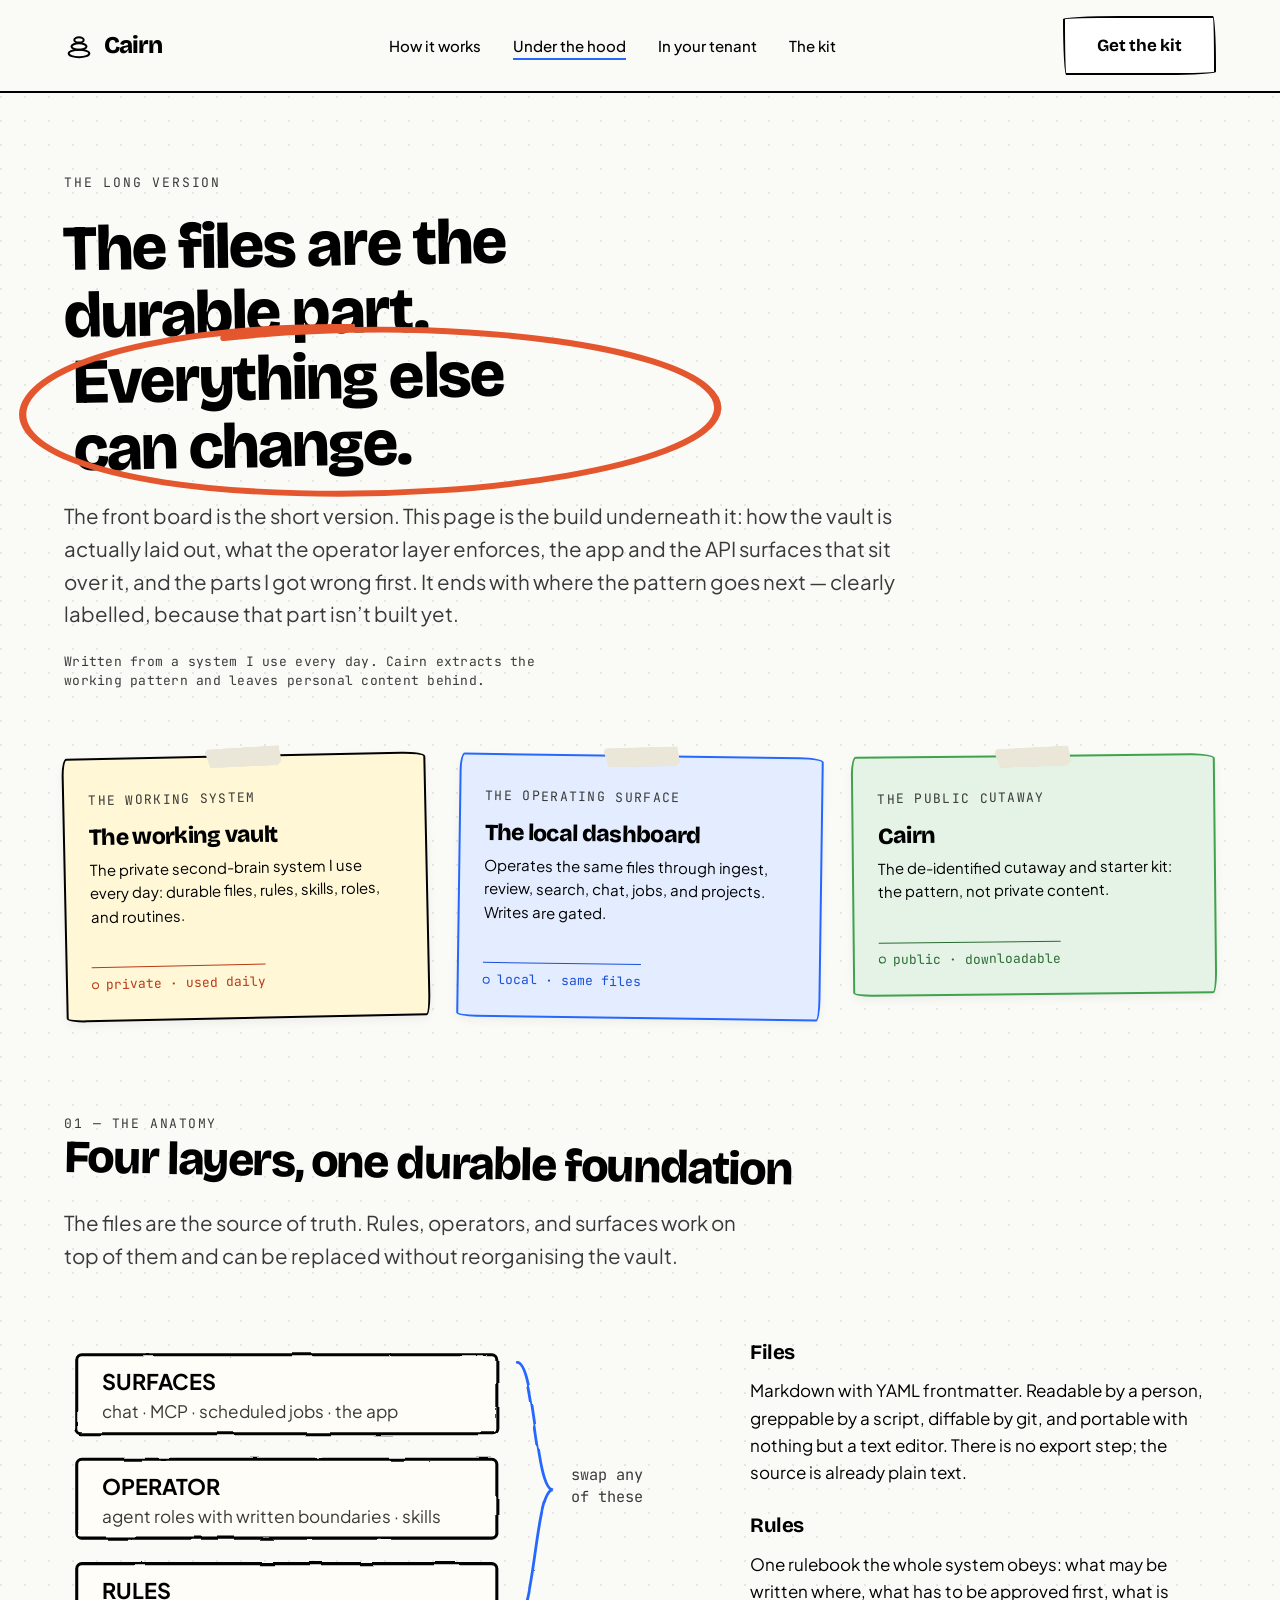
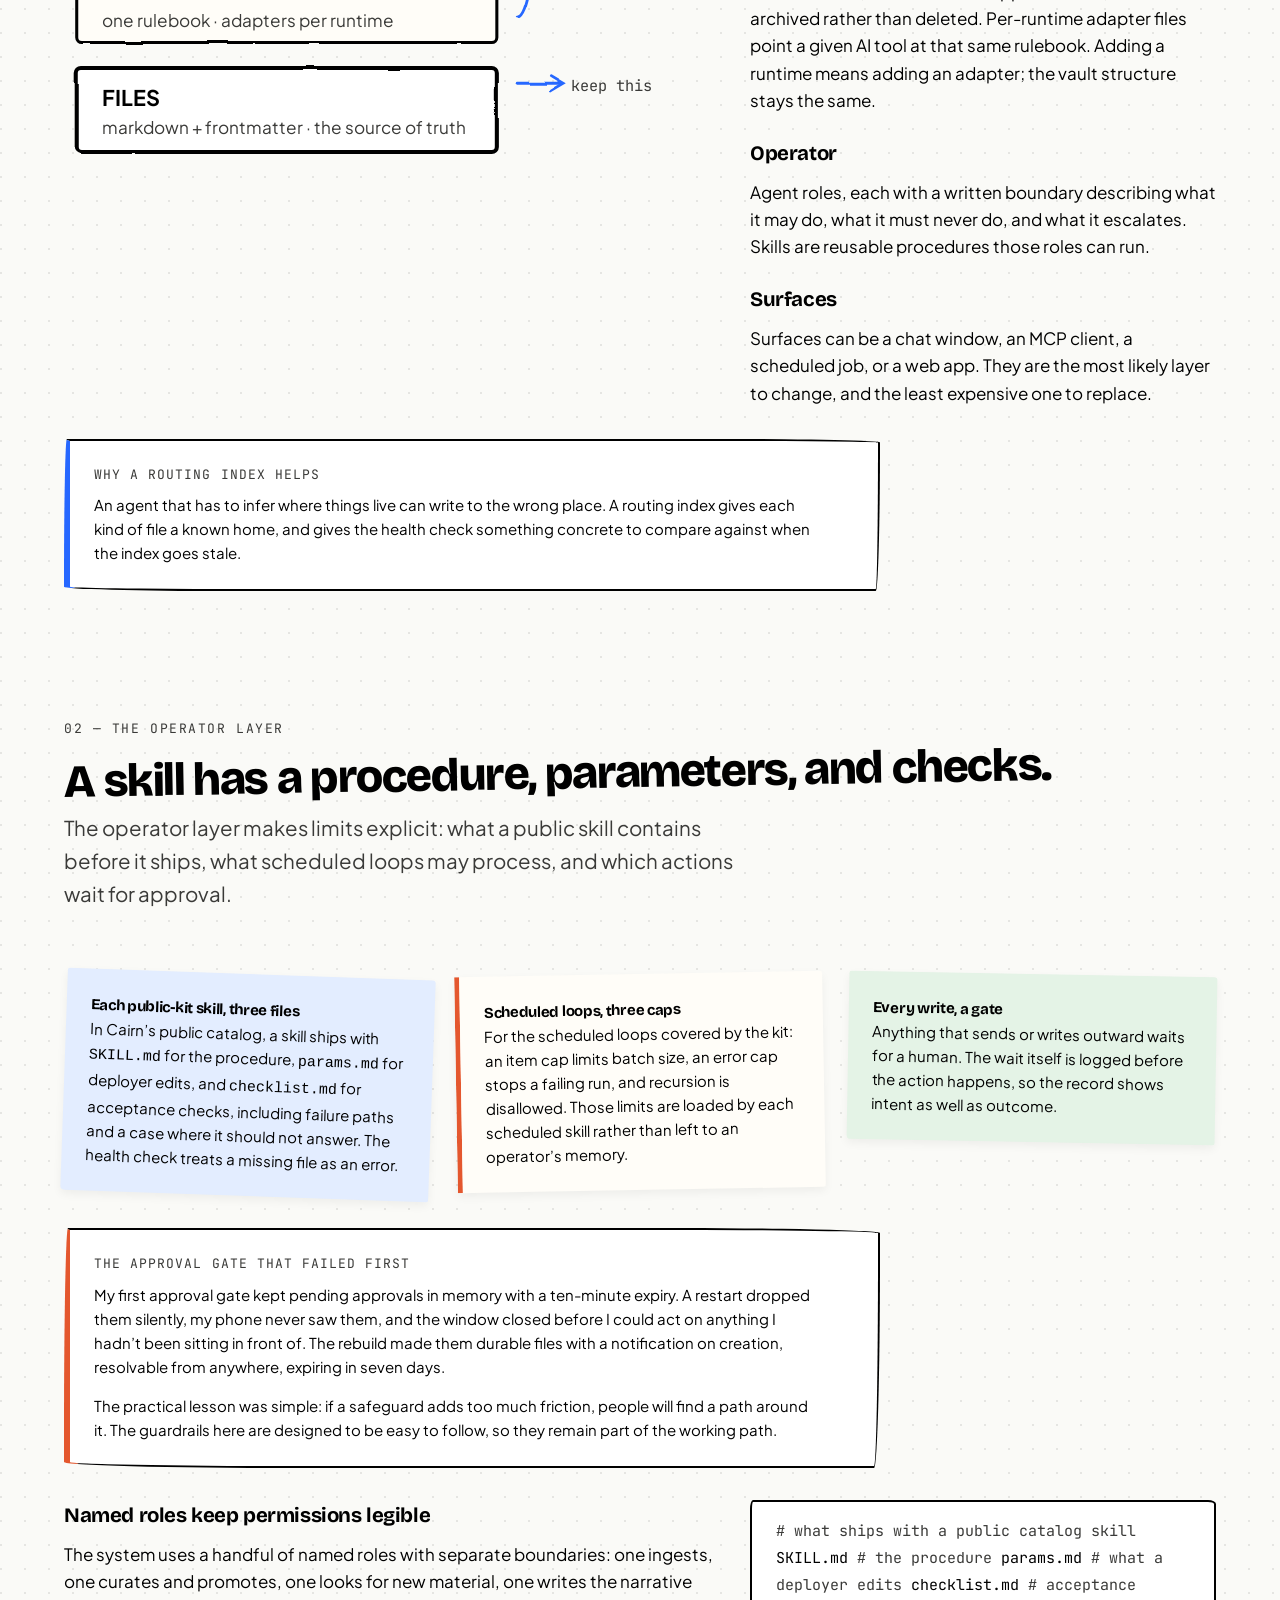
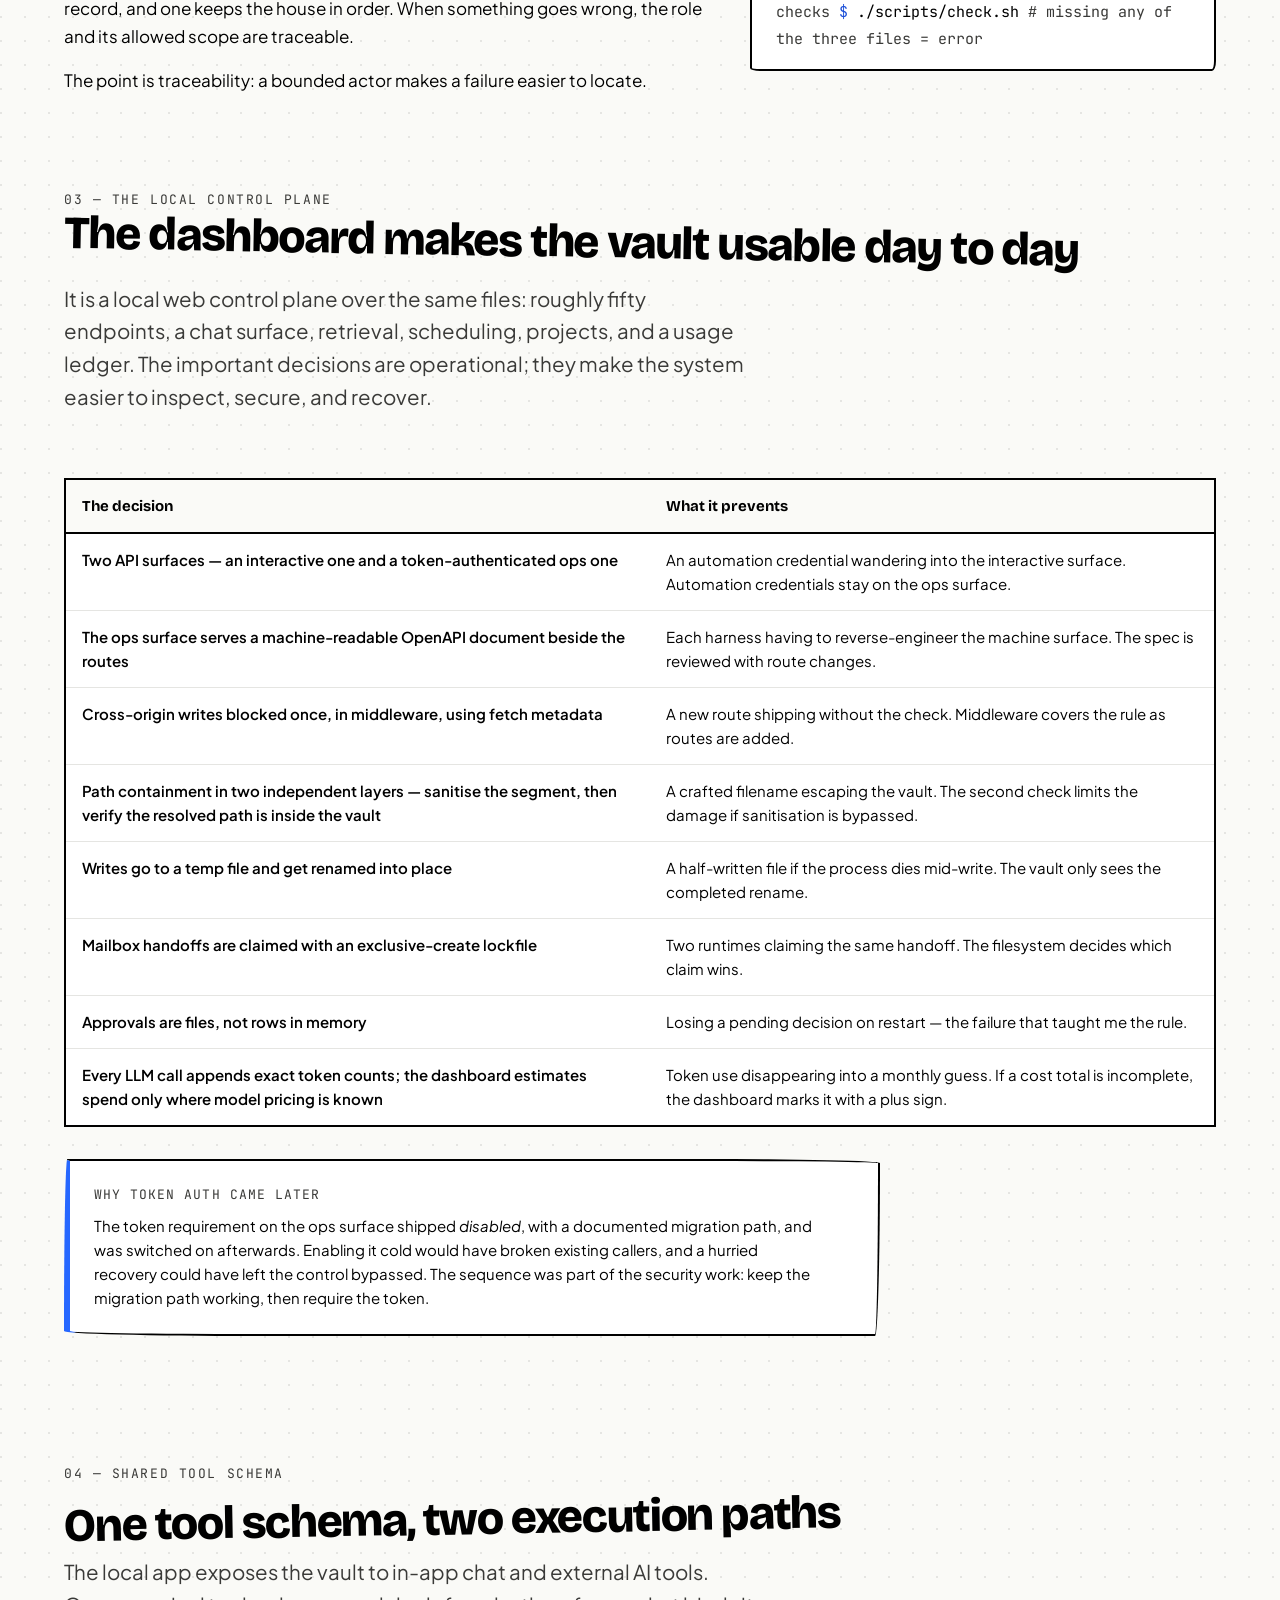
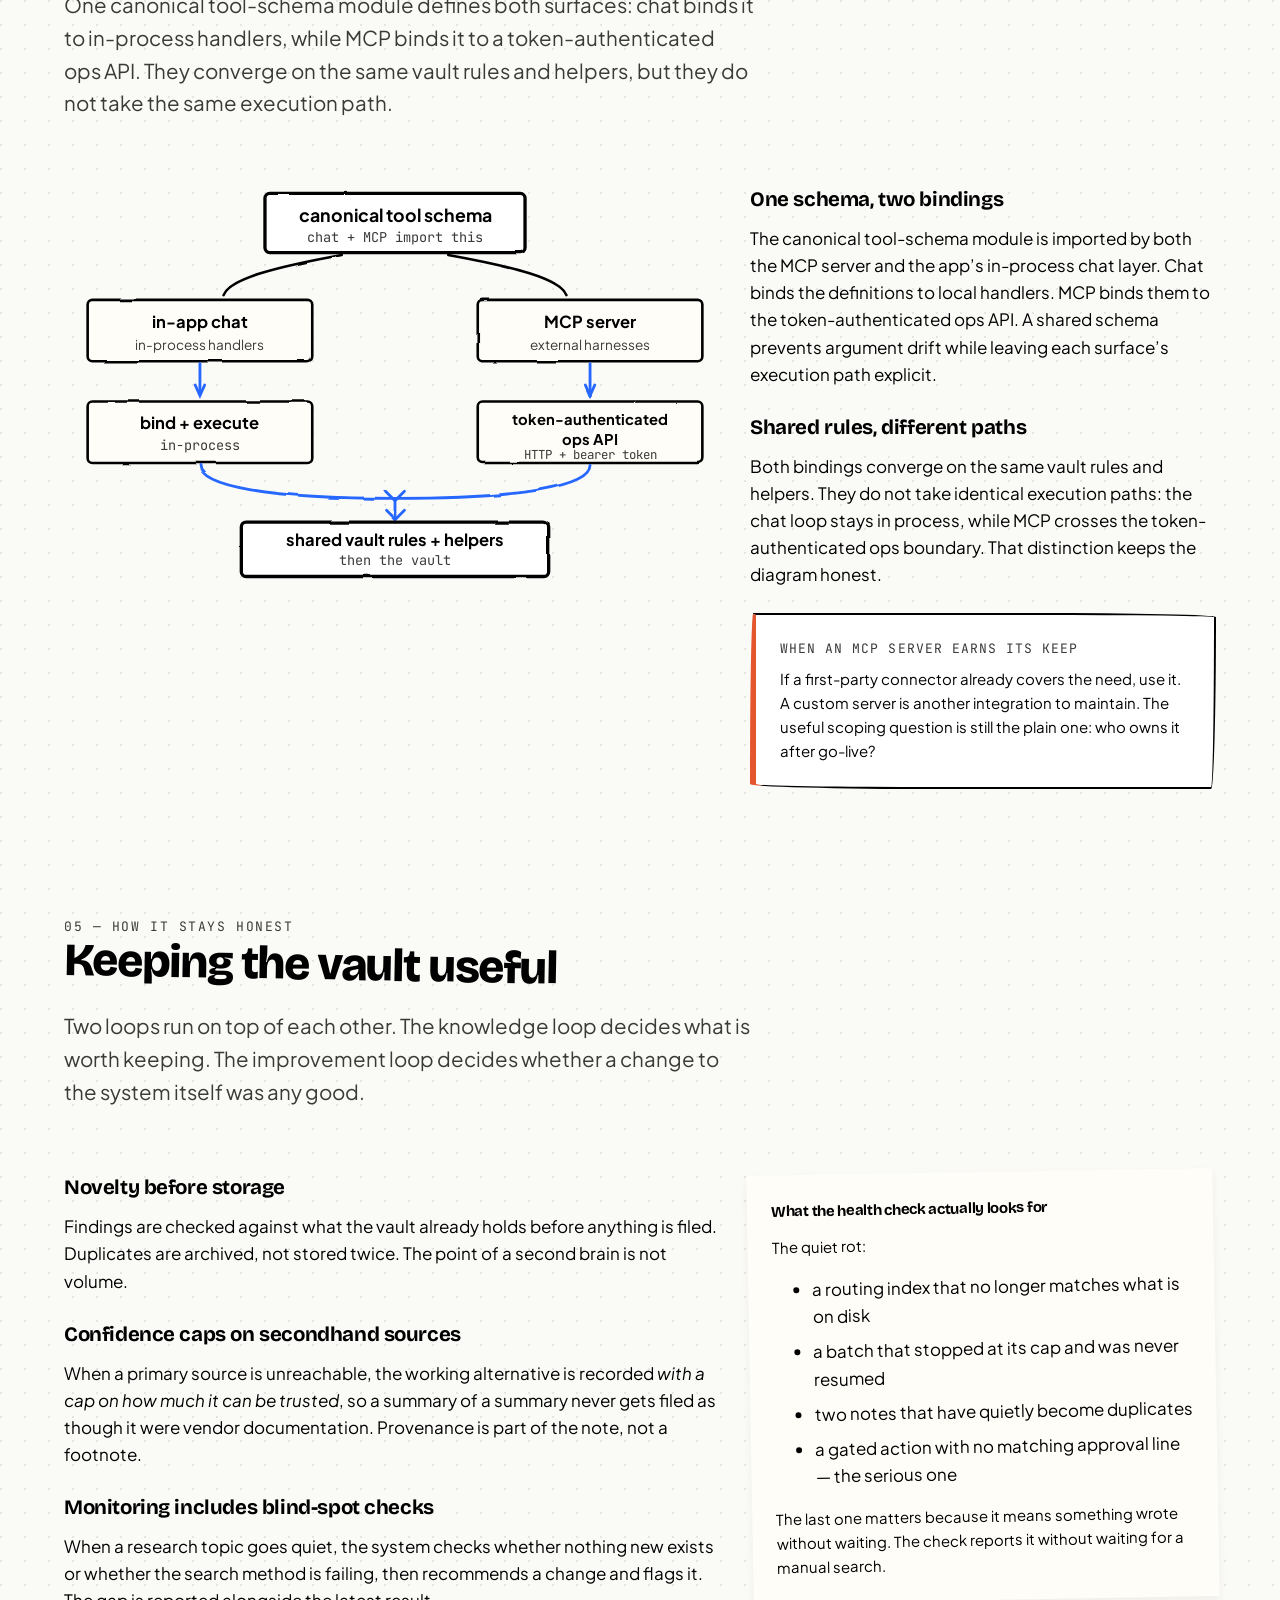
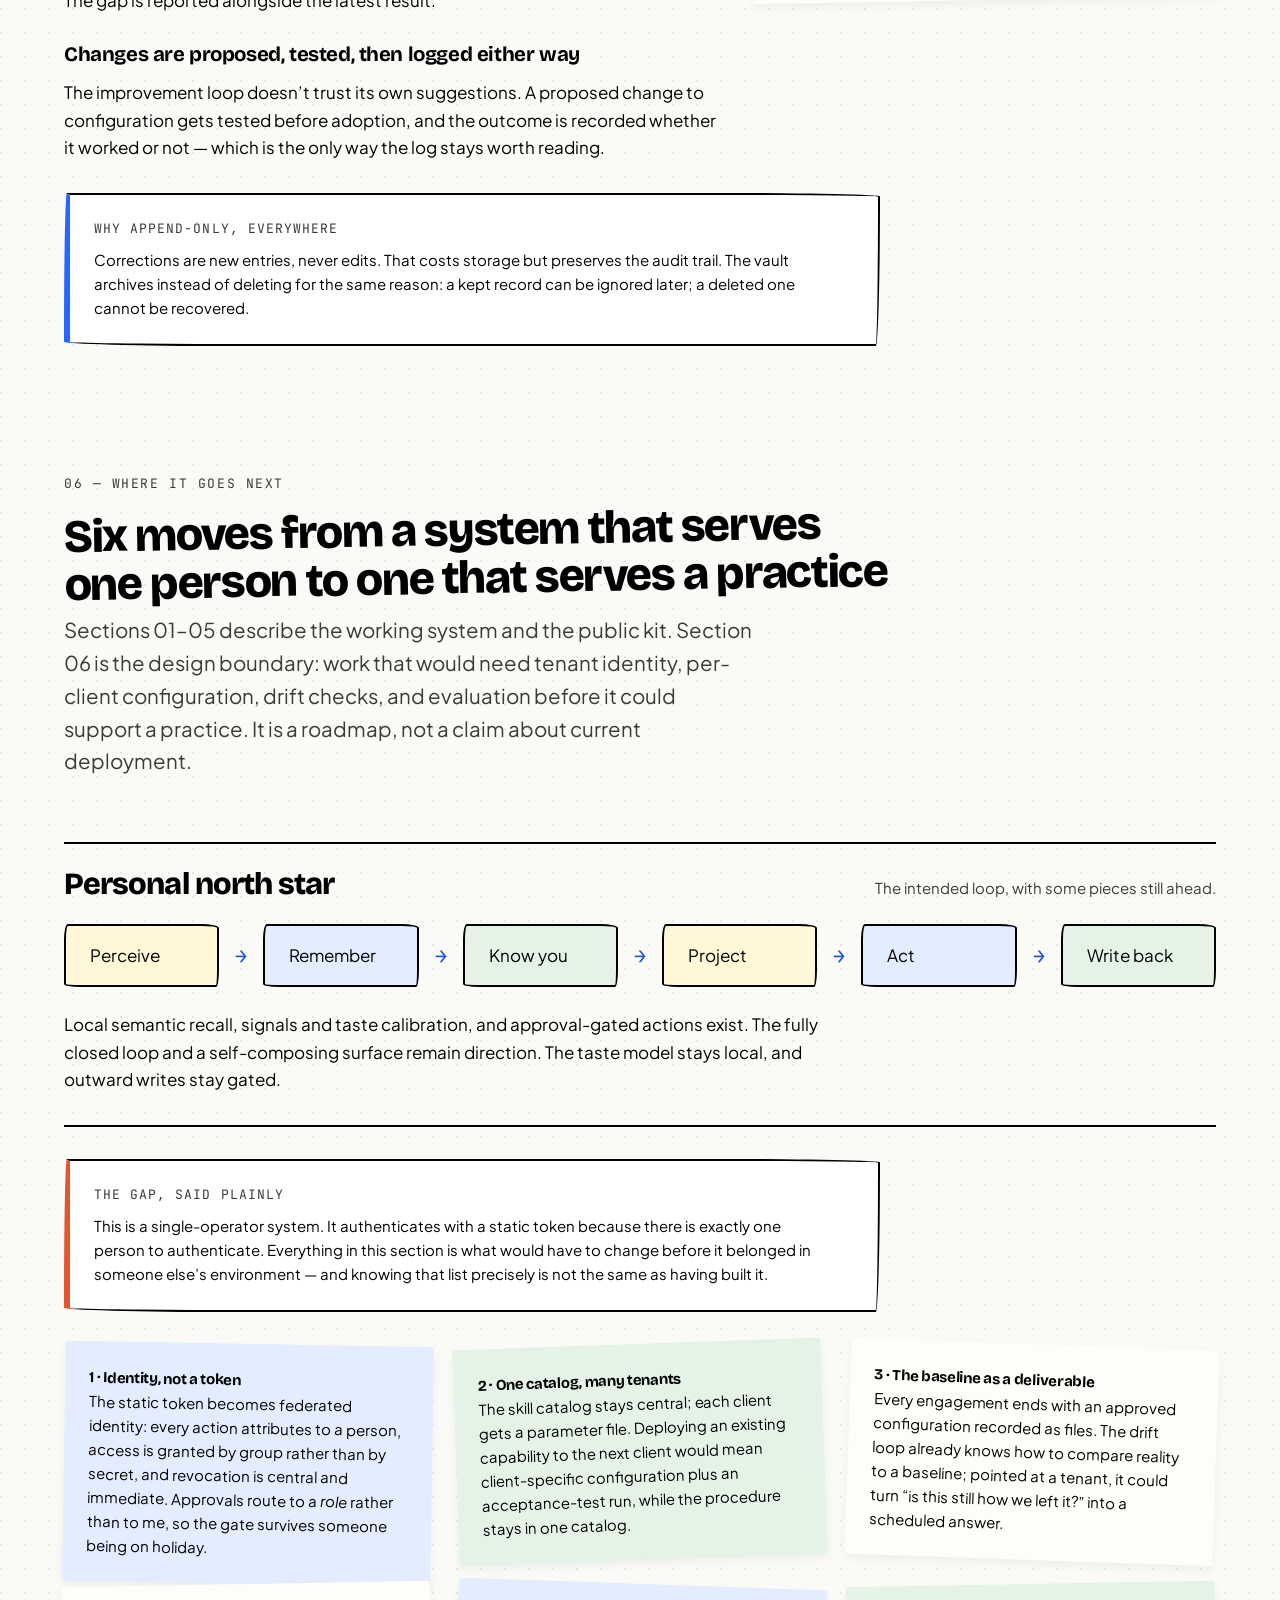
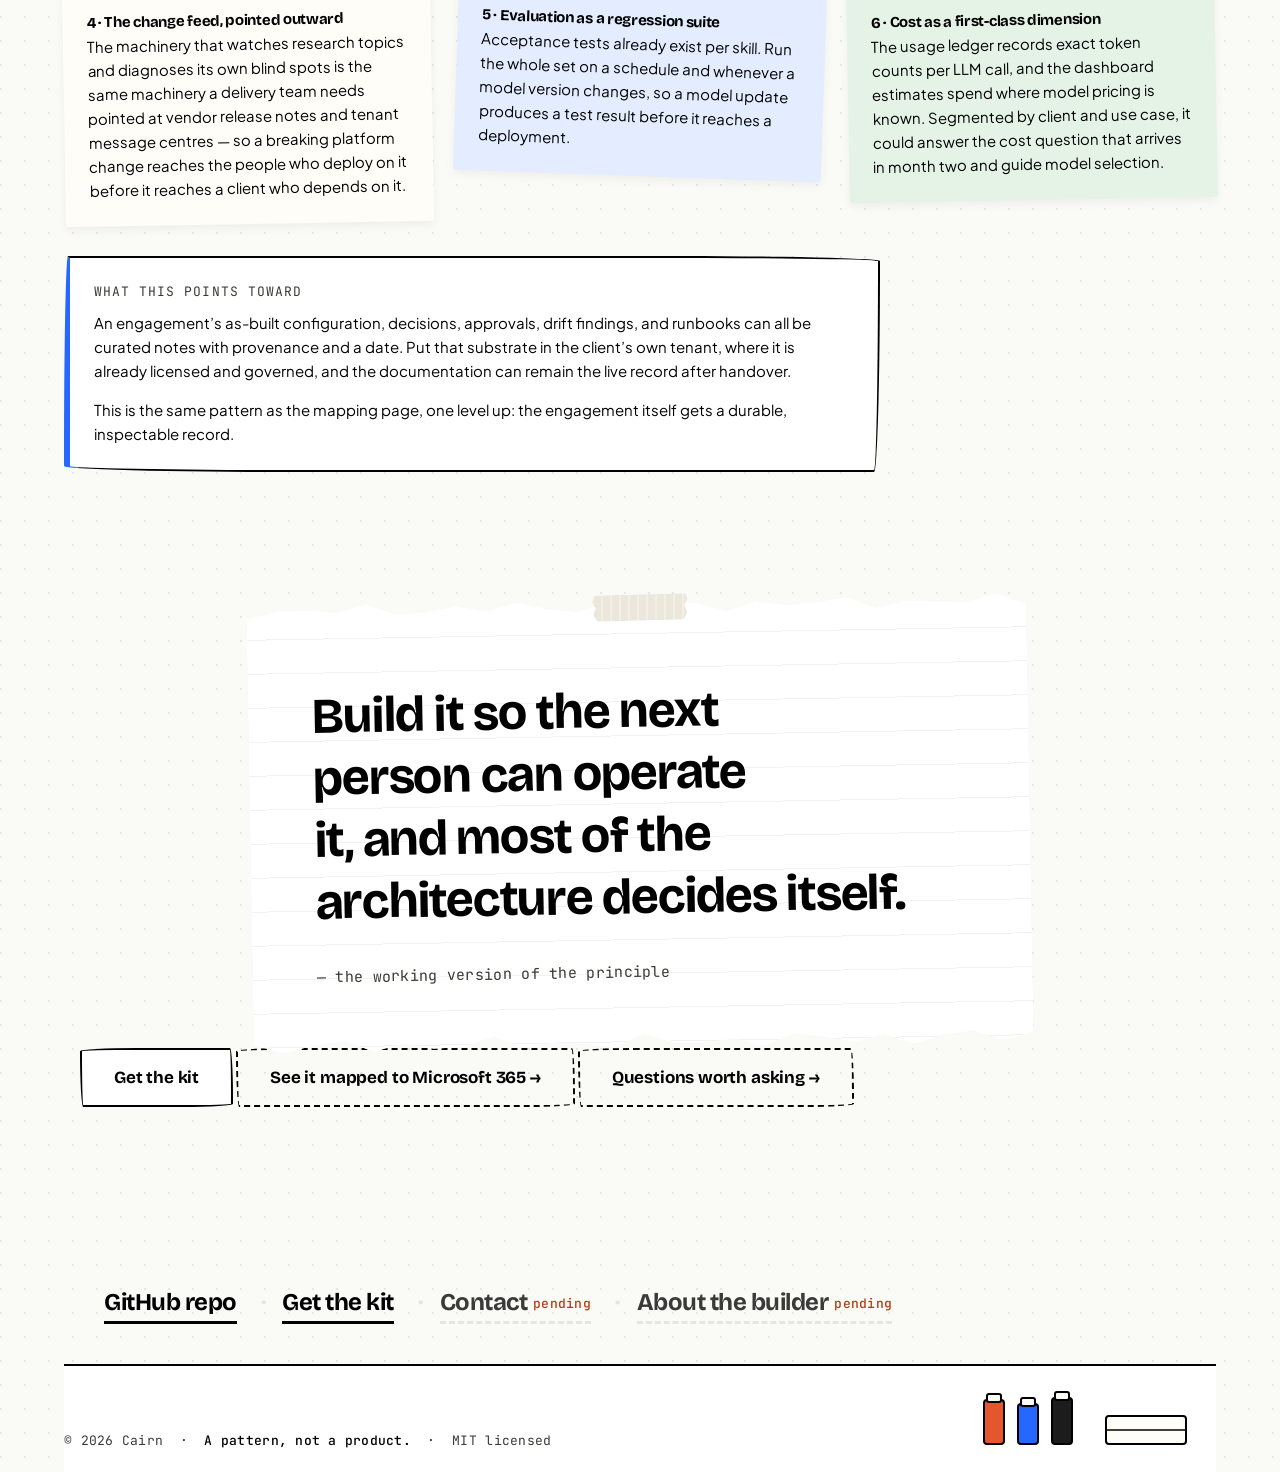
<file: site/under-the-hood.html>
<!DOCTYPE html>
<html lang="en">
<head>
<meta charset="utf-8">
<meta name="viewport" content="width=device-width, initial-scale=1">
<title>Under the hood — Cairn</title>
<meta name="description" content="A factual tour of the private working vault, the local dashboard over it, and Cairn&rsquo;s de-identified public kit.">
<meta name="theme-color" content="#FAFAF7">
<link rel="preconnect" href="https://fonts.googleapis.com">
<link rel="preconnect" href="https://fonts.gstatic.com" crossorigin>
<link href="https://fonts.googleapis.com/css2?family=Bricolage+Grotesque:opsz,wght@12..96,700;12..96,800&amp;family=JetBrains+Mono:wght@400;500&amp;family=Plus+Jakarta+Sans:wght@400;500;700&amp;display=swap" rel="stylesheet">
<link rel="stylesheet" href="assets/board.css?v=20260828c">
<link rel="icon" href="data:image/svg+xml,%3Csvg xmlns='http://www.w3.org/2000/svg' viewBox='0 0 32 32'%3E%3Crect width='32' height='32' fill='%23FAFAF7'/%3E%3Cg fill='none' stroke='%23000' stroke-width='2.2'%3E%3Cellipse cx='16' cy='24' rx='11' ry='4'/%3E%3Cellipse cx='16' cy='16.5' rx='8' ry='3.4'/%3E%3Cellipse cx='16' cy='9.5' rx='5' ry='2.8'/%3E%3C/g%3E%3C/svg%3E">
<script>document.documentElement.className += " js";</script>
</head>
<body>

<a class="skip" href="#main">Skip to content</a>

<svg width="0" height="0" aria-hidden="true" focusable="false" class="defs">
  <filter id="marker" x="-12%" y="-12%" width="124%" height="124%">
    <feTurbulence type="fractalNoise" baseFrequency="0.028" numOctaves="2" seed="7" result="n"/>
    <feDisplacementMap in="SourceGraphic" in2="n" scale="2.1" xChannelSelector="R" yChannelSelector="G"/>
  </filter>
  <filter id="marker-fine" x="-12%" y="-12%" width="124%" height="124%">
    <feTurbulence type="fractalNoise" baseFrequency="0.04" numOctaves="2" seed="3" result="n2"/>
    <feDisplacementMap in="SourceGraphic" in2="n2" scale="1.3" xChannelSelector="R" yChannelSelector="G"/>
  </filter>
</svg>

<header class="nav">
  <div class="board nav-inner">
    <a class="wordmark" href="index.html">
      <svg width="30" height="30" viewBox="0 0 32 32" aria-hidden="true" focusable="false">
        <g fill="none" stroke="currentColor" stroke-width="2.2" filter="url(#marker-fine)">
          <ellipse cx="16" cy="24" rx="11" ry="4"/>
          <ellipse cx="16" cy="16.5" rx="8" ry="3.4"/>
          <ellipse cx="16" cy="9.5" rx="5" ry="2.8"/>
        </g>
      </svg>
      Cairn
    </a>
    <nav aria-label="Primary">
      <ul class="nav-links">
        <li><a href="index.html#panel-loop">How it works</a></li>
        <li><a href="under-the-hood.html" aria-current="page">Under the hood</a></li>
        <li><a href="in-your-tenant.html">In your tenant</a></li>
        <li><a href="the-kit.html">The kit</a></li>
      </ul>
    </nav>
    <a class="btn" href="cairn-kit.zip" download>Get the kit</a>
  </div>
</header>

<main id="main">

<section class="board page-head">
  <span class="eyebrow">the long version</span>
  <h1 class="rot-n1">The files are the durable part.
    <span class="circled">Everything else can change.<svg viewBox="0 0 400 130" aria-hidden="true" focusable="false" preserveAspectRatio="none"><path d="M196 8C112 5 34 22 16 52c-18 30 34 62 148 68 106 6 218-14 233-46 13-28-52-56-160-63-38-2-77-1-112 3"/></svg></span>
  </h1>
  <p class="section-lead">
    The front board is the short version. This page is the build underneath it: how the
    vault is actually laid out, what the operator layer enforces, the app and the API
    surfaces that sit over it, and the parts I got wrong first. It ends with where the
    pattern goes next &mdash; clearly labelled, because that part isn&rsquo;t built yet.
  </p>
  <p class="annot annot--plain annot--ink">
    Written from a system I use every day. Cairn extracts the working pattern and leaves
    personal content behind.
  </p>
</section>

<section class="board section section--identity" aria-labelledby="identity-title">
  <h2 class="sr-only" id="identity-title">The working vault, local dashboard, and Cairn</h2>
  <div class="identity-grid">
    <article class="identity-card identity-card--system">
      <small class="identity-kicker">the working system</small>
      <h3>The working vault</h3>
      <p>The private second-brain system I use every day: durable files, rules, skills, roles, and routines.</p>
      <small class="identity-status">private &middot; used daily</small>
    </article>
    <article class="identity-card identity-card--surface">
      <small class="identity-kicker">the operating surface</small>
      <h3>The local dashboard</h3>
      <p>Operates the same files through ingest, review, search, chat, jobs, and projects. Writes are gated.</p>
      <small class="identity-status">local &middot; same files</small>
    </article>
    <article class="identity-card identity-card--public">
      <small class="identity-kicker">the public cutaway</small>
      <h3>Cairn</h3>
      <p>The de-identified cutaway and starter kit: the pattern, not private content.</p>
      <small class="identity-status">public &middot; downloadable</small>
    </article>
  </div>
</section>

<!-- ================================================== 01 ANATOMY ========= -->
<section class="board section">
  <div class="section-head">
    <span class="section-num">01 &mdash; the anatomy</span>
    <h2 class="rot-p1">Four layers, one durable foundation</h2>
    <p class="section-lead">
      The files are the source of truth. Rules, operators, and surfaces work on top of them
      and can be replaced without reorganising the vault.
    </p>
  </div>

  <div class="grid">
    <div class="col-1-8">
      <svg viewBox="0 0 520 340" role="img" aria-labelledby="stack-t stack-d" class="map-svg">
        <title id="stack-t">The four layers of the system</title>
        <desc id="stack-d">Four stacked boxes. From the bottom: files, the rulebook, the operator layer of agents and skills, and the surfaces that people and tools use. A brace on the right marks the top three layers as replaceable; the bottom layer is marked as the part that must survive.</desc>

        <g filter="url(#marker)" class="f-paper s-ink" stroke-width="2.4">
          <rect x="10" y="14"  width="330" height="62" rx="4"/>
          <rect x="10" y="96"  width="330" height="62" rx="4"/>
          <rect x="10" y="178" width="330" height="62" rx="4"/>
        </g>
        <g filter="url(#marker)" class="f-white s-ink" stroke-width="3.2">
          <rect x="10" y="260" width="330" height="66" rx="4"/>
        </g>

        <g font-family="Plus Jakarta Sans, sans-serif" class="f-ink">
          <text x="30" y="42" font-size="17" font-weight="700">SURFACES</text>
          <text x="30" y="64" font-size="13.5" class="f-soft">chat · MCP · scheduled jobs · the app</text>
          <text x="30" y="124" font-size="17" font-weight="700">OPERATOR</text>
          <text x="30" y="146" font-size="13.5" class="f-soft">agent roles with written boundaries · skills</text>
          <text x="30" y="206" font-size="17" font-weight="700">RULES</text>
          <text x="30" y="228" font-size="13.5" class="f-soft">one rulebook · adapters per runtime</text>
          <text x="30" y="290" font-size="17" font-weight="700">FILES</text>
          <text x="30" y="312" font-size="13.5" class="f-soft">markdown + frontmatter · the source of truth</text>
        </g>

        <g filter="url(#marker)" class="f-none s-blue" stroke-width="2.2" stroke-linecap="round">
          <path d="M356 20c14 0 14 100 28 100-14 0-14 100-28 100"/>
          <path d="M356 272h34"/>
          <path d="M382 266l10 6-10 6"/>
        </g>
        <g font-family="JetBrains Mono, monospace" font-size="12" class="f-soft">
          <text x="398" y="112">swap any</text>
          <text x="398" y="130">of these</text>
          <text x="398" y="278">keep this</text>
        </g>
      </svg>
    </div>

    <div class="col-8-13">
      <div class="stack-3">
        <div>
          <p class="note-title">Files</p>
          <p>Markdown with YAML frontmatter. Readable by a person, greppable by a script,
          diffable by git, and portable with nothing but a text editor. There is no export
          step; the source is already plain text.</p>
        </div>
        <div>
          <p class="note-title">Rules</p>
          <p>One rulebook the whole system obeys: what may be written where, what has to be
          approved first, what is archived rather than deleted. Per-runtime adapter files
          point a given AI tool at that same rulebook. Adding a runtime means adding an
          adapter; the vault structure stays the same.</p>
        </div>
        <div>
          <p class="note-title">Operator</p>
          <p>Agent roles, each with a written boundary describing what it may do, what it
          must never do, and what it escalates. Skills are reusable procedures those roles
          can run.</p>
        </div>
        <div>
          <p class="note-title">Surfaces</p>
          <p>Surfaces can be a chat window, an MCP client, a scheduled job, or a web app.
          They are the most likely layer to change, and the least expensive one to replace.</p>
        </div>
      </div>
    </div>
  </div>

  <div class="callout callout--blue">
    <span class="callout-label">Why a routing index helps</span>
    <p>An agent that has to infer where things live can write to the wrong place. A routing
    index gives each kind of file a known home, and gives the health check something concrete
    to compare against when the index goes stale.</p>
  </div>
</section>

<!-- ================================================ 02 OPERATOR ========== -->
<section class="board section">
  <div class="section-head">
    <span class="section-num">02 &mdash; the operator layer</span>
    <h2 class="rot-n1">A skill has a procedure, parameters, and checks.</h2>
    <p class="section-lead">
      The operator layer makes limits explicit: what a public skill contains before it ships,
      what scheduled loops may process, and which actions wait for approval.
    </p>
  </div>

  <div class="grid">
    <div class="col-1-5">
      <div class="note note--blue rot-p2">
        <p class="note-title">Each public-kit skill, three files</p>
        <p>In Cairn&rsquo;s public catalog, a skill ships with <code>SKILL.md</code> for the
        procedure, <code>params.md</code> for deployer edits, and <code>checklist.md</code>
        for acceptance checks, including failure paths and a case where it should not answer.
        The health check treats a missing file as an error.</p>
      </div>
    </div>
    <div class="col-5-9">
      <div class="note note--redline rot-n1">
        <p class="note-title">Scheduled loops, three caps</p>
        <p>For the scheduled loops covered by the kit: an item cap limits batch size, an error
        cap stops a failing run, and recursion is disallowed. Those limits are loaded by each
        scheduled skill rather than left to an operator&rsquo;s memory.</p>
      </div>
    </div>
    <div class="col-9-13">
      <div class="note note--green rot-p1">
        <p class="note-title">Every write, a gate</p>
        <p>Anything that sends or writes outward waits for a human. The wait itself is
        logged before the action happens, so the record shows intent as well as outcome.</p>
      </div>
    </div>
  </div>

  <div class="callout callout--red">
    <span class="callout-label">The approval gate that failed first</span>
    <p>My first approval gate kept pending approvals in memory with a ten-minute expiry.
    A restart dropped them silently, my phone never saw them, and the window closed before
    I could act on anything I hadn&rsquo;t been sitting in front of. The rebuild made them
    durable files with a notification on creation, resolvable from anywhere, expiring in
    seven days.</p>
    <p>The practical lesson was simple: if a safeguard adds too much friction, people will
    find a path around it. The guardrails here are designed to be easy to follow, so they
    remain part of the working path.</p>
  </div>

  <div class="grid">
    <div class="col-1-8">
      <p class="note-title">Named roles keep permissions legible</p>
      <p>The system uses a handful of named roles with separate boundaries: one ingests, one
      curates and promotes, one looks for new material, one writes the narrative record, and
      one keeps the house in order. When something goes wrong, the role and its allowed scope
      are traceable.</p>
      <p>The point is traceability: a bounded actor makes a failure easier to locate.</p>
    </div>
    <div class="col-8-13">
      <div class="cmd">
<span class="comment"># what ships with a public catalog skill</span>
SKILL.md      <span class="comment"># the procedure</span>
params.md     <span class="comment"># what a deployer edits</span>
checklist.md  <span class="comment"># acceptance checks</span>

<span class="prompt">$</span> ./scripts/check.sh
<span class="comment"># missing any of the three files = error</span>
      </div>
    </div>
  </div>
</section>

<!-- =============================================== 03 LOCAL CONTROL PLANE ==== -->
<section class="board section">
  <div class="section-head">
    <span class="section-num">03 &mdash; the local control plane</span>
    <h2 class="rot-p1">The dashboard makes the vault usable day to day</h2>
    <p class="section-lead">
      It is a local web control plane over the same files: roughly fifty endpoints, a
      chat surface, retrieval, scheduling, projects, and a usage ledger. The important
      decisions are operational; they make the system easier to inspect, secure, and recover.
    </p>
  </div>

  <div class="board-table-wrap">
    <table class="board-table board-table--decisions">
      <thead>
        <tr><th>The decision</th><th>What it prevents</th></tr>
      </thead>
      <tbody>
        <tr>
          <td>Two API surfaces &mdash; an interactive one and a token-authenticated ops one</td>
          <td>An automation credential wandering into the interactive surface. Automation credentials stay on the ops surface.</td>
        </tr>
        <tr>
          <td>The ops surface serves a machine-readable OpenAPI document beside the routes</td>
          <td>Each harness having to reverse-engineer the machine surface. The spec is reviewed with route changes.</td>
        </tr>
        <tr>
          <td>Cross-origin writes blocked once, in middleware, using fetch metadata</td>
          <td>A new route shipping without the check. Middleware covers the rule as routes are added.</td>
        </tr>
        <tr>
          <td>Path containment in two independent layers &mdash; sanitise the segment, then verify the resolved path is inside the vault</td>
          <td>A crafted filename escaping the vault. The second check limits the damage if sanitisation is bypassed.</td>
        </tr>
        <tr>
          <td>Writes go to a temp file and get renamed into place</td>
          <td>A half-written file if the process dies mid-write. The vault only sees the completed rename.</td>
        </tr>
        <tr>
          <td>Mailbox handoffs are claimed with an exclusive-create lockfile</td>
          <td>Two runtimes claiming the same handoff. The filesystem decides which claim wins.</td>
        </tr>
        <tr>
          <td>Approvals are files, not rows in memory</td>
          <td>Losing a pending decision on restart &mdash; the failure that taught me the rule.</td>
        </tr>
        <tr>
          <td>Every LLM call appends exact token counts; the dashboard estimates spend only where model pricing is known</td>
          <td>Token use disappearing into a monthly guess. If a cost total is incomplete, the dashboard marks it with a plus sign.</td>
        </tr>
      </tbody>
    </table>
  </div>

  <div class="callout callout--blue">
    <span class="callout-label">Why token auth came later</span>
    <p>The token requirement on the ops surface shipped <em>disabled</em>, with a documented
    migration path, and was switched on afterwards. Enabling it cold would have broken existing
    callers, and a hurried recovery could have left the control bypassed. The sequence was part
    of the security work: keep the migration path working, then require the token.</p>
  </div>
</section>

<!-- ============================================= 04 SHARED TOOL SCHEMA ====== -->
<section class="board section">
  <div class="section-head">
    <span class="section-num">04 &mdash; shared tool schema</span>
    <h2 class="rot-n1">One tool schema, two execution paths</h2>
    <p class="section-lead">
      The local app exposes the vault to in-app chat and external AI tools. One canonical tool-schema
      module defines both surfaces: chat binds it to in-process handlers, while MCP binds it to
      a token-authenticated ops API. They converge on the same vault rules and helpers, but they
      do not take the same execution path.
    </p>
  </div>

  <div class="grid">
    <div class="col-1-8">
      <svg viewBox="0 0 560 350" role="img" aria-labelledby="mcp-t mcp-d" class="map-svg">
        <title id="mcp-t">One canonical tool-schema module used by in-app chat and the MCP server</title>
        <desc id="mcp-d">A single canonical module feeds the in-app chat and the MCP server. Chat binds the definitions to in-process handlers; MCP sends calls through a token-authenticated ops API. Both converge on shared vault rules and helpers. Scheduled jobs are outside this diagram.</desc>

        <g filter="url(#marker)" class="f-white s-ink" stroke-width="2.8">
          <rect x="170" y="8" width="220" height="50" rx="4"/>
        </g>
        <text x="280" y="32" text-anchor="middle" font-family="Plus Jakarta Sans, sans-serif" font-size="15" font-weight="700" class="f-ink">canonical tool schema</text>
        <text x="280" y="49" text-anchor="middle" font-family="JetBrains Mono, monospace" font-size="11.5" class="f-soft">chat + MCP import this</text>

        <g filter="url(#marker)" class="f-none s-ink" stroke-width="2.2" stroke-linecap="round">
          <path d="M235 60c-55 10-95 20-100 34"/>
          <path d="M325 60c55 10 95 20 100 34"/>
        </g>

        <g filter="url(#marker)" class="f-paper s-ink" stroke-width="2.2">
          <rect x="20"  y="98" width="190" height="52" rx="4"/>
          <rect x="350" y="98" width="190" height="52" rx="4"/>
        </g>
        <g font-family="Plus Jakarta Sans, sans-serif" font-size="14" text-anchor="middle" class="f-ink">
          <text x="115" y="122" font-weight="700">in-app chat</text>
          <text x="115" y="140" font-size="11.5" class="f-soft">in-process handlers</text>
          <text x="445" y="122" font-weight="700">MCP server</text>
          <text x="445" y="140" font-size="11.5" class="f-soft">external harnesses</text>
        </g>

        <g filter="url(#marker)" class="f-none s-blue" stroke-width="2.4" stroke-linecap="round">
          <path d="M115 152v26"/>
          <path d="M445 152v26"/>
          <path d="M111 170l4 9 4-9"/>
          <path d="M441 170l4 9 4-9"/>
        </g>

        <g filter="url(#marker)" class="f-paper s-ink" stroke-width="2.2">
          <rect x="20" y="184" width="190" height="52" rx="4"/>
          <rect x="350" y="184" width="190" height="52" rx="4"/>
        </g>
        <text x="115" y="207" text-anchor="middle" font-family="Plus Jakarta Sans, sans-serif" font-size="14" font-weight="700" class="f-ink">bind + execute</text>
        <text x="115" y="225" text-anchor="middle" font-family="JetBrains Mono, monospace" font-size="11.5" class="f-soft">in-process</text>
        <text x="445" y="204" text-anchor="middle" font-family="Plus Jakarta Sans, sans-serif" font-size="12.5" font-weight="700" class="f-ink">token-authenticated</text>
        <text x="445" y="221" text-anchor="middle" font-family="Plus Jakarta Sans, sans-serif" font-size="12.5" font-weight="700" class="f-ink">ops API</text>
        <text x="445" y="233" text-anchor="middle" font-family="JetBrains Mono, monospace" font-size="10.5" class="f-soft">HTTP + bearer token</text>

        <g filter="url(#marker)" class="f-none s-blue" stroke-width="2.4" stroke-linecap="round">
          <path d="M115 238c0 18 60 28 165 28"/>
          <path d="M445 238c0 18-60 28-165 28"/>
          <path d="M272 260l8 8 8-8"/>
          <path d="M280 268v14"/>
          <path d="M272 276l8 8 8-8"/>
        </g>
        <g filter="url(#marker)" class="f-white s-ink" stroke-width="2.8">
          <rect x="150" y="286" width="260" height="46" rx="4"/>
        </g>
        <text x="280" y="306" text-anchor="middle" font-family="Plus Jakarta Sans, sans-serif" font-size="14" font-weight="700" class="f-ink">shared vault rules + helpers</text>
        <text x="280" y="322" text-anchor="middle" font-family="JetBrains Mono, monospace" font-size="11.5" class="f-soft">then the vault</text>
      </svg>
    </div>

    <div class="col-8-13">
      <div class="stack-3">
        <div>
          <p class="note-title">One schema, two bindings</p>
          <p>The canonical tool-schema module is imported by both the MCP server and the
          app&rsquo;s in-process chat layer. Chat binds the definitions to local handlers. MCP
          binds them to the token-authenticated ops API. A shared schema prevents argument
          drift while leaving each surface&rsquo;s execution path explicit.</p>
        </div>
        <div>
          <p class="note-title">Shared rules, different paths</p>
          <p>Both bindings converge on the same vault rules and helpers. They do not take
          identical execution paths: the chat loop stays in process, while MCP crosses the
          token-authenticated ops boundary. That distinction keeps the diagram honest.</p>
        </div>
        <div class="callout callout--red">
          <span class="callout-label">When an MCP server earns its keep</span>
          <p>If a first-party connector already covers the need, use it. A custom server is
          another integration to maintain. The useful scoping question is still the plain one:
          who owns it after go-live?</p>
        </div>
      </div>
    </div>
  </div>
</section>

<!-- ================================================= 05 HONESTY =========== -->
<section class="board section">
  <div class="section-head">
    <span class="section-num">05 &mdash; how it stays honest</span>
    <h2 class="rot-p1">Keeping the vault useful</h2>
    <p class="section-lead">
      Two loops run on top of each other. The knowledge loop decides what is worth keeping.
      The improvement loop decides whether a change to the system itself was any good.
    </p>
  </div>

  <div class="grid">
    <div class="col-1-8">
      <div class="stack-3">
        <div>
          <p class="note-title">Novelty before storage</p>
          <p>Findings are checked against what the vault already holds before anything is
          filed. Duplicates are archived, not stored twice. The point of a second brain is
          not volume.</p>
        </div>
        <div>
          <p class="note-title">Confidence caps on secondhand sources</p>
          <p>When a primary source is unreachable, the working alternative is recorded
          <em>with a cap on how much it can be trusted</em>, so a summary of a summary never
          gets filed as though it were vendor documentation. Provenance is part of the note,
          not a footnote.</p>
        </div>
        <div>
          <p class="note-title">Monitoring includes blind-spot checks</p>
          <p>When a research topic goes quiet, the system checks whether nothing new exists
          or whether the search method is failing, then recommends a change and flags it.
          The gap is reported alongside the latest result.</p>
        </div>
        <div>
          <p class="note-title">Changes are proposed, tested, then logged either way</p>
          <p>The improvement loop doesn&rsquo;t trust its own suggestions. A proposed change
          to configuration gets tested before adoption, and the outcome is recorded whether
          it worked or not &mdash; which is the only way the log stays worth reading.</p>
        </div>
      </div>
    </div>
    <div class="col-8-13">
      <div class="note note--white rot-n1">
        <p class="note-title">What the health check actually looks for</p>
        <p class="note-sub">The quiet rot:</p>
        <ul class="stack-1">
          <li>a routing index that no longer matches what is on disk</li>
          <li>a batch that stopped at its cap and was never resumed</li>
          <li>two notes that have quietly become duplicates</li>
          <li>a gated action with no matching approval line &mdash; the serious one</li>
        </ul>
        <p class="note-sub">The last one matters because it means something wrote without
        waiting. The check reports it without waiting for a manual search.</p>
      </div>
    </div>
  </div>

  <div class="callout callout--blue">
    <span class="callout-label">Why append-only, everywhere</span>
    <p>Corrections are new entries, never edits. That costs storage but preserves the audit
    trail. The vault archives instead of deleting for the same reason: a kept record can be
    ignored later; a deleted one cannot be recovered.</p>
  </div>
</section>

<!-- ================================================= 06 WHAT'S NEXT ======= -->
<section class="board section">
  <div class="section-head">
    <span class="section-num">06 &mdash; where it goes next</span>
    <h2 class="rot-n1">Six moves from a system that serves one person to one that serves a practice</h2>
    <p class="section-lead">
      Sections 01&ndash;05 describe the working system and the public kit. Section 06 is the
      design boundary: work that would need tenant identity, per-client configuration, drift
      checks, and evaluation before it could support a practice. It is a roadmap, not a claim
      about current deployment.
    </p>
  </div>

  <div class="north-star" aria-labelledby="north-star-title">
    <div class="north-star-head">
      <h3 id="north-star-title">Personal north star</h3>
      <p>The intended loop, with some pieces still ahead.</p>
    </div>
    <div class="loop-line" aria-label="Perceive, Remember, Know you, Project, Act, Write back">
      <span class="loop-step">Perceive</span>
      <span class="loop-arrow" aria-hidden="true">&rarr;</span>
      <span class="loop-step">Remember</span>
      <span class="loop-arrow" aria-hidden="true">&rarr;</span>
      <span class="loop-step">Know you</span>
      <span class="loop-arrow" aria-hidden="true">&rarr;</span>
      <span class="loop-step">Project</span>
      <span class="loop-arrow" aria-hidden="true">&rarr;</span>
      <span class="loop-step">Act</span>
      <span class="loop-arrow" aria-hidden="true">&rarr;</span>
      <span class="loop-step">Write back</span>
    </div>
    <p>Local semantic recall, signals and taste calibration, and approval-gated actions exist.
    The fully closed loop and a self-composing surface remain direction. The taste model stays
    local, and outward writes stay gated.</p>
  </div>

  <div class="callout callout--red">
    <span class="callout-label">The gap, said plainly</span>
    <p>This is a single-operator system. It authenticates with a static token because there
    is exactly one person to authenticate. Everything in this section is what would have to
    change before it belonged in someone else&rsquo;s environment &mdash; and knowing that
    list precisely is not the same as having built it.</p>
  </div>

  <div class="grid">
    <div class="col-1-5">
      <div class="note note--blue rot-p1">
        <p class="note-title">1 &middot; Identity, not a token</p>
        <p>The static token becomes federated identity: every action attributes to a person,
        access is granted by group rather than by secret, and revocation is central and
        immediate. Approvals route to a <em>role</em> rather than to me, so the gate
        survives someone being on holiday.</p>
      </div>
    </div>
    <div class="col-5-9">
      <div class="note note--green rot-n2">
        <p class="note-title">2 &middot; One catalog, many tenants</p>
        <p>The skill catalog stays central; each client gets a parameter file. Deploying an
        existing capability to the next client would mean client-specific configuration plus
        an acceptance-test run, while the procedure stays in one catalog.</p>
      </div>
    </div>
    <div class="col-9-13">
      <div class="note note--white rot-p2">
        <p class="note-title">3 &middot; The baseline as a deliverable</p>
        <p>Every engagement ends with an approved configuration recorded as files. The drift
        loop already knows how to compare reality to a baseline; pointed at a tenant, it could
        turn &ldquo;is this still how we left it?&rdquo; into a scheduled answer.</p>
      </div>
    </div>
  </div>

  <div class="grid">
    <div class="col-1-5">
      <div class="note note--white rot-n1">
        <p class="note-title">4 &middot; The change feed, pointed outward</p>
        <p>The machinery that watches research topics and diagnoses its own blind spots is
        the same machinery a delivery team needs pointed at vendor release notes and tenant
        message centres &mdash; so a breaking platform change reaches the people who deploy
        on it before it reaches a client who depends on it.</p>
      </div>
    </div>
    <div class="col-5-9">
      <div class="note note--blue rot-p2">
        <p class="note-title">5 &middot; Evaluation as a regression suite</p>
        <p>Acceptance tests already exist per skill. Run the whole set on a schedule and
        whenever a model version changes, so a model update produces a test result before it
        reaches a deployment.</p>
      </div>
    </div>
    <div class="col-9-13">
      <div class="note note--green rot-n1">
        <p class="note-title">6 &middot; Cost as a first-class dimension</p>
        <p>The usage ledger records exact token counts per LLM call, and the dashboard
        estimates spend where model pricing is known. Segmented by client and use case, it
        could answer the cost question that arrives in month two and guide model selection.</p>
      </div>
    </div>
  </div>

  <div class="callout callout--blue">
    <span class="callout-label">What this points toward</span>
    <p>An engagement&rsquo;s as-built configuration, decisions, approvals, drift findings, and
    runbooks can all be curated notes with provenance and a date. Put that substrate in the
    client&rsquo;s own tenant, where it is already licensed and governed, and the documentation
    can remain the live record after handover.</p>
    <p>This is the same pattern as the mapping page, one level up: the engagement itself gets
    a durable, inspectable record.</p>
  </div>
</section>

<!-- ==================================================== CLOSE ============= -->
<section class="board section--tight">
  <div class="principle-wrap">
    <div class="tape tape--top"></div>
    <div class="torn rot-n1">
      <blockquote>
        Build it so the next person can operate it, and most of the architecture
        decides itself.
      </blockquote>
      <cite>&mdash; the working version of the principle</cite>
    </div>
  </div>

  <div class="cta-side">
    <a class="btn" href="cairn-kit.zip" download>Get the kit</a>
    <a class="btn btn--ghost" href="in-your-tenant.html">See it mapped to Microsoft&nbsp;365 &rarr;</a>
    <a class="btn btn--ghost" href="index.html#panel-ask">Questions worth asking &rarr;</a>
  </div>
</section>

</main>

<footer class="footer">
  <div class="board">
    <ul class="footer-links">
      <li><a href="https://github.com/croquebytes/cairn">GitHub repo</a></li>
      <li><a href="cairn-kit.zip" download>Get the kit</a></li>
      <li><span class="pending">Contact<span class="tag">pending</span></span></li>
      <li><span class="pending">About the builder<span class="tag">pending</span></span></li>
    </ul>
  </div>

  <div class="board">
    <div class="tray">
      <p class="tray-meta tray-line">
        &copy; 2026 Cairn &nbsp;&middot;&nbsp; <strong>A pattern, not a product.</strong>
        &nbsp;&middot;&nbsp; MIT licensed
      </p>
      <svg width="240" height="62" viewBox="0 0 240 62" aria-hidden="true" focusable="false">
        <g filter="url(#marker-fine)" class="s-ink" stroke-width="2" stroke-linejoin="round">
          <rect x="8"  y="10" width="20" height="44" rx="3" class="f-red"/>
          <rect x="11" y="4"  width="14" height="8"  rx="2" class="f-paper"/>
          <rect x="42" y="14" width="20" height="40" rx="3" class="f-blue"/>
          <rect x="45" y="8"  width="14" height="8"  rx="2" class="f-paper"/>
          <rect x="76" y="8"  width="20" height="46" rx="3" class="f-solid"/>
          <rect x="79" y="2"  width="14" height="8"  rx="2" class="f-paper"/>
          <rect x="130" y="26" width="80" height="28" rx="3" class="f-paper"/>
          <path d="M130 40h80" stroke-width="1.6"/>
        </g>
      </svg>
    </div>
  </div>
</footer>

<script src="assets/board.js?v=20260828b" defer></script>
</body>
</html>
</file>
<file: site/assets/board.css>
/* ==========================================================================
   Cairn — the board
   Hand-drawn whiteboard. Light mode only: it is a whiteboard.
   Tokens follow stitch_document_instruction_guide/DESIGN.md.
   ========================================================================== */

:root {
  /* --- surface ------------------------------------------------------- */
  --board:            #FAFAF7;   /* off-white dry-erase */
  --board-white:      #FFFFFF;   /* paper laid on the board */
  --dot:              #E5E5E2;   /* 24px dot grid */
  --smudge:           #E5E5E2;   /* eraser ghosts */
  --tape:             #EAE6D8;

  /* --- marker ink: strokes, circles, arrows, box edges ----------------
     These are the three briefed accents, unchanged. Every one clears 3:1
     against the board, which is the WCAG floor for graphical objects. */
  --ink:              #000000;
  --ink-red:          #E4572E;
  --ink-blue:         #2667FF;
  --ink-green:        #3FA34D;

  /* --- marker ink, text weight ---------------------------------------
     The same three markers pressed harder. Used ONLY where an accent
     carries reading text: #E4572E is 3.5:1 and #3FA34D is 3.1:1 on the
     board, which is fine for a drawn line and not fine for a sentence.
     These clear 5:1. */
  --ink-red-text:     #B83A16;
  --ink-blue-text:    #1B4FD8;
  --ink-green-text:   #2A6B34;
  --ink-soft:         #3A3A38;   /* secondary prose, 10.9:1 */

  /* --- sticky note tints ---------------------------------------------- */
  --note-yellow:      #FFF7D6;
  --note-blue:        #E3EDFF;
  --note-green:       #E4F3E6;
  --note-white:       #FFFDF8;
  --paper:            #FFFDF8;   /* marker bodies, eraser felt, SVG paper */
  --ink-solid:        #1b1b1b;   /* the black marker's barrel */
  --row-hover:        #FCFCF9;
  --on-ink:           #FFFFFF;

  /* --- type ----------------------------------------------------------- */
  --font-display: "Bricolage Grotesque", "Arial Black", sans-serif;
  --font-body:    "Plus Jakarta Sans", "Helvetica Neue", sans-serif;
  --font-mono:    "JetBrains Mono", ui-monospace, "SF Mono", Menlo, monospace;

  --t-hero:    clamp(2.75rem, 8.2vw, 6rem);      /* 44 -> 96px */
  --t-h2:      clamp(1.75rem, 3.6vw, 3rem);      /* 28 -> 48px */
  --t-h3:      clamp(1.125rem, 1.6vw, 1.375rem);
  --t-lead:    clamp(1.125rem, 1.6vw, 1.375rem);
  --t-body:    1.0625rem;
  --t-small:   0.9375rem;
  --t-note:    0.8125rem;                         /* 13px, mono */

  /* --- space: 8px unit ------------------------------------------------ */
  --u1: 8px;  --u2: 16px; --u3: 24px; --u4: 32px;
  --u5: 40px; --u6: 48px; --u8: 64px; --u10: 80px; --u12: 96px;
  --gutter: 24px;
  --margin: 64px;
  --max: 1440px;

  /* --- ink weight ----------------------------------------------------- */
  --stroke: 2.5px;
  --stroke-thin: 2px;

  /* --- the one shadow in the system: paper lifted off the board ------- */
  --lift: 0 4px 10px rgba(0, 0, 0, 0.05);
  --lift-tape: 0 1px 3px rgba(0, 0, 0, 0.08);

  /* --- motion --------------------------------------------------------- */
  --micro: 200ms;
  --standard: 320ms;
  --emphasis: 520ms;
  --ease-out: cubic-bezier(0.16, 1, 0.3, 1);
}

/* ==========================================================================
   Reset
   ========================================================================== */

*, *::before, *::after { box-sizing: border-box; }

html {
  -webkit-text-size-adjust: 100%;
  scroll-behavior: smooth;
  overflow-x: clip;
}

@media (prefers-reduced-motion: reduce) {
  html { scroll-behavior: auto; }
}

body {
  margin: 0;
  background-color: var(--board);
  background-image: radial-gradient(circle at 1px 1px, var(--dot) 1px, transparent 0);
  background-size: 24px 24px;
  color: var(--ink);
  font-family: var(--font-body);
  font-size: var(--t-body);
  line-height: 1.6;
  -webkit-font-smoothing: antialiased;
  overflow-x: hidden;
}

h1, h2, h3, h4 {
  font-family: var(--font-display);
  font-weight: 800;
  letter-spacing: -0.03em;
  line-height: 1.04;
  margin: 0;
  text-wrap: balance;
}

p { margin: 0 0 1em; max-width: 66ch; }
p:last-child { margin-bottom: 0; }

a { color: var(--ink); text-decoration-thickness: 2px; text-underline-offset: 4px; }
a:hover { text-decoration-color: var(--ink-blue); }

img, svg { max-width: 100%; }

::selection { background: var(--ink-blue); color: var(--on-ink); }

:focus-visible {
  outline: 3px solid var(--ink-blue-text);
  outline-offset: 3px;
  border-radius: 2px;
}

.skip {
  position: absolute; left: -9999px; top: 0;
  background: var(--board-white); border: var(--stroke) solid var(--ink);
  padding: var(--u2); z-index: 200; font-family: var(--font-mono);
}
.skip:focus { left: var(--u2); top: var(--u2); }

.sr-only {
  position: absolute; width: 1px; height: 1px; padding: 0; margin: -1px;
  overflow: hidden; clip: rect(0 0 0 0); white-space: nowrap; border: 0;
}

/* ==========================================================================
   Grid — 12 columns of discipline under the chaos
   ========================================================================== */

.board {
  max-width: var(--max);
  margin-inline: auto;
  padding-inline: var(--gutter);
}

@media (min-width: 900px) {
  .board { padding-inline: var(--margin); }
}

.grid {
  display: grid;
  grid-template-columns: repeat(12, 1fr);
  gap: var(--gutter);
}

@media (max-width: 899px) {
  .grid { grid-template-columns: 1fr; }
  .grid > * { grid-column: auto !important; }
}

section { position: relative; }

/* ==========================================================================
   Marker primitives
   ========================================================================== */

/* Wobbly rectangle. Asymmetric radii on both axes read as an overshot
   hand-drawn corner rather than a rounded one. */
.wobble {
  border: var(--stroke) solid var(--ink);
  border-radius: 255px 12px 225px 15px / 15px 225px 15px 255px;
  background: var(--board-white);
}
.wobble--alt   { border-radius: 12px 240px 18px 255px / 220px 14px 250px 16px; }
.wobble--red   { border-color: var(--ink-red); }
.wobble--green { border-color: var(--ink-green); }

/* Rotations. Classes, not inline styles, so the ink stays in the stylesheet. */
.rot-n3 { --rot: -3deg; } .rot-n2 { --rot: -2deg; } .rot-n1 { --rot: -1deg; }
.rot-p1 { --rot:  1deg; } .rot-p2 { --rot:  2deg; } .rot-p3 { --rot:  3deg; }
[class*="rot-"] { transform: rotate(var(--rot, 0deg)); }

@media (max-width: 899px) {
  /* Mobile: the board straightens up. Rotation costs legibility and tap
     accuracy, and buys atmosphere that a phone screen has no room for. */
  [class*="rot-"] { transform: rotate(calc(var(--rot, 0deg) * 0.25)); }
}

/* Marker underline — a scribbled stroke under a word */
.underline-marker {
  background-image: linear-gradient(var(--u-color, var(--ink-green)), var(--u-color, var(--ink-green)));
  background-repeat: no-repeat;
  background-size: 100% 3px;
  background-position: 0 92%;
  padding-bottom: 2px;
}
.underline-marker--green { --u-color: var(--ink-green); }
.underline-marker--red   { --u-color: var(--ink-red); }
.underline-marker--blue  { --u-color: var(--ink-blue); }

/* Circled word — an SVG ellipse that draws itself on. The word is inside the
   span, so the circle is decoration and the text is text. */
.circled { position: relative; display: inline-block; padding: 0 0.12em; }
.circled > svg {
  position: absolute; inset: -22% -9%;
  width: 118%; height: 144%;
  pointer-events: none; overflow: visible;
}
.circled > svg path {
  fill: none; stroke: var(--ink-red);
  stroke-width: 4; stroke-linecap: round;
}

@media (prefers-reduced-motion: no-preference) {
  .circled > svg path {
    /* the path measures ~917 user units; the dash is set just above it so a
       single dash covers the whole stroke */
    stroke-dasharray: 950;
    stroke-dashoffset: 950;
    animation: draw-on 1100ms var(--ease-out) 420ms forwards;
  }
}
@keyframes draw-on { to { stroke-dashoffset: 0; } }

/* Hand-drawn arrows */
.arrow { overflow: visible; }
.arrow path, .arrow line, .arrow polyline {
  fill: none;
  stroke: var(--ink);
  stroke-width: var(--stroke);
  stroke-linecap: round;
  stroke-linejoin: round;
}
.arrow--blue path, .arrow--blue polyline { stroke: var(--ink-blue); }

/* Scroll-drawn arrows. Only armed when JS is present — with JS off the
   arrows are simply drawn, which is the finished state anyway. */
.js .draw path { stroke-dasharray: var(--len, 400); stroke-dashoffset: var(--len, 400); }
.js .draw.inked path { transition: stroke-dashoffset 800ms var(--ease-out); stroke-dashoffset: 0; }

@media (prefers-reduced-motion: reduce) {
  .js .draw path { stroke-dashoffset: 0; }
}

/* Sticky note */
.note {
  position: relative;
  padding: var(--u3);
  background: var(--note-yellow);
  box-shadow: var(--lift);
  border-radius: 2px 3px 2px 4px;
  transition: transform var(--standard) var(--ease-out),
              box-shadow var(--standard) var(--ease-out);
}
.note--blue  { background: var(--note-blue); }
.note--green { background: var(--note-green); }
.note--white { background: var(--note-white); }
.note--redline {
  background: var(--note-white);
  border-left: 5px solid var(--ink-red);
  border-radius: 0 3px 2px 0;
}

/* Sticky notes straighten from their rotation on hover */
.note:hover, .note:focus-within {
  transform: rotate(0deg) translateY(-3px);
  box-shadow: 0 10px 20px rgba(0, 0, 0, 0.07);
}

@media (prefers-reduced-motion: reduce) {
  .note { transition: none; }
  .note:hover, .note:focus-within { transform: rotate(var(--rot, 0deg)); }
}

.note h3, .note-title {
  font-family: var(--font-display);
  font-size: var(--t-h3);
  font-weight: 700;
  letter-spacing: -0.02em;
  margin: 0 0 var(--u1);
}
.note p { font-size: var(--t-small); margin: 0; }

/* Masking tape */
.tape {
  position: absolute;
  width: 96px; height: 27px;
  background: var(--tape);
  background-image: repeating-linear-gradient(
    90deg, rgba(255,255,255,0.35) 0 2px, transparent 2px 9px);
  box-shadow: var(--lift-tape);
  z-index: 3;
  /* torn ends */
  clip-path: polygon(
    3% 0%, 97% 4%, 100% 22%, 96% 46%, 99% 74%, 95% 100%,
    5% 96%, 1% 72%, 4% 48%, 0% 26%
  );
  opacity: 0.95;
}
.tape--tl { top: -12px; left: 22px; transform: rotate(-6deg); }
.tape--tr { top: -14px; right: 26px; transform: rotate(4deg); }
.tape--top { top: -13px; left: 50%; transform: translateX(-50%) rotate(-2deg); }

/* Polaroid — white paper, thick border, taped to the board */
.polaroid {
  position: relative;
  background: var(--board-white);
  border: var(--stroke-thin) solid var(--ink);
  padding: var(--u3) var(--u3) var(--u2);
  box-shadow: var(--lift);
}
.polaroid figcaption {
  font-family: var(--font-mono);
  font-size: var(--t-note);
  letter-spacing: 0.02em;
  color: var(--ink-soft);
  margin-top: var(--u2);
  padding-top: var(--u1);
  border-top: 1px solid var(--dot);
}

/* Margin annotation — blue technical note in the gutter */
.annot {
  font-family: var(--font-mono);
  font-size: var(--t-note);
  line-height: 1.5;
  letter-spacing: 0.02em;
  color: var(--ink-blue-text);
  display: block;
}
.annot--red { color: var(--ink-red-text); }
.annot--ink { color: var(--ink-soft); }
.annot::before { content: "↳ "; opacity: 0.7; }
.annot--plain::before { content: none; }

/* Eraser ghost — a place the board was used and wiped */
.ghost {
  position: absolute;
  background: var(--smudge);
  filter: blur(28px);
  opacity: 0.55;
  border-radius: 50%;
  pointer-events: none;
  z-index: 0;
}

/* Buttons — outlined in marker, filled on hover */
.btn {
  display: inline-flex;
  align-items: center;
  gap: var(--u1);
  font-family: var(--font-display);
  font-size: 1.0625rem;
  font-weight: 700;
  letter-spacing: -0.01em;
  padding: 14px var(--u4);
  background: var(--board-white);
  border: var(--stroke) solid var(--ink);
  border-radius: 255px 14px 225px 15px / 15px 225px 15px 255px;
  color: var(--ink);
  text-decoration: none;
  cursor: pointer;
  transition: background-color var(--micro) ease-out, transform var(--micro) ease-out;
}
.btn:hover { background: var(--ink-green); transform: rotate(-1deg); }
.btn:active { transform: rotate(0deg) translateY(1px); }
.btn--blue:hover { background: var(--ink-blue); color: var(--on-ink); }

@media (prefers-reduced-motion: reduce) {
  .btn { transition: background-color var(--micro) ease-out; }
  .btn:hover, .btn:active { transform: none; }
}

.btn--ghost {
  background: transparent;
  border-style: dashed;
  border-width: var(--stroke-thin);
}

/* Code — a command written on the board */
.cmd {
  font-family: var(--font-mono);
  font-size: var(--t-small);
  background: var(--board-white);
  border: var(--stroke-thin) solid var(--ink);
  border-radius: 3px 8px 4px 10px / 9px 4px 10px 3px;
  padding: var(--u2) var(--u3);
  overflow-x: auto;
  line-height: 1.8;
  margin: 0 0 var(--u2);
}
.cmd .prompt { color: var(--ink-blue-text); user-select: none; }
.cmd .comment { color: var(--ink-soft); }

/* Section heading with a hand-numbered marker */
.section-head { margin-bottom: var(--u8); }
.section { padding-bottom: var(--u12); }
#how-it-works { padding-bottom: 150px; }
.section--tight { padding-bottom: var(--u10); }
.section-num {
  font-family: var(--font-mono);
  font-size: var(--t-note);
  letter-spacing: 0.12em;
  text-transform: uppercase;
  color: var(--ink-soft);
  display: block;
  margin-bottom: var(--u1);
}
.section-head h2 { font-size: var(--t-h2); }
.section-lead {
  font-size: var(--t-lead);
  color: var(--ink-soft);
  margin-top: var(--u2);
  max-width: 46ch;
}

/* ==========================================================================
   Nav
   ========================================================================== */

.nav {
  position: relative;
  z-index: 40;
  border-bottom: var(--stroke-thin) solid var(--ink);
  background: var(--board);
}
.nav-inner {
  display: flex;
  align-items: center;
  justify-content: space-between;
  gap: var(--u3);
  padding-block: var(--u2);
  flex-wrap: wrap;
}
.wordmark {
  display: inline-flex;
  align-items: center;
  gap: 10px;
  font-family: var(--font-display);
  font-size: 1.5rem;
  font-weight: 800;
  letter-spacing: -0.04em;
  text-decoration: none;
  color: var(--ink);
}
.wordmark svg { display: block; }

.nav-links {
  display: flex;
  align-items: center;
  gap: var(--u4);
  list-style: none;
  margin: 0;
  padding: 0;
}
.nav-links a {
  font-family: var(--font-body);
  font-size: var(--t-small);
  font-weight: 500;
  text-decoration: none;
  padding-bottom: 3px;
  border-bottom: 2px solid transparent;
}
.nav-links a:hover, .nav-links a[aria-current="page"] {
  border-bottom-color: var(--ink-blue);
}

@media (max-width: 700px) {
  .nav-inner {
    display: grid;
    grid-template-columns: 1fr auto;
    justify-content: stretch;
    gap: 12px var(--u2);
  }
  .wordmark { grid-column: 1; grid-row: 1; }
  .nav-inner > nav { grid-column: 1 / -1; grid-row: 2; }
  .nav-links { gap: var(--u3); font-size: var(--t-small); flex-wrap: wrap; }
  .nav .btn {
    grid-column: 2;
    grid-row: 1;
    padding: 10px var(--u3);
    font-size: 0.9375rem;
  }
  .section { padding-bottom: var(--u10); }
  .section-head { margin-bottom: var(--u5); }
}

/* ==========================================================================
   Footer — the marker tray
   ========================================================================== */

.footer { margin-top: var(--u12); position: relative; }

.footer-links {
  display: flex;
  flex-wrap: wrap;
  align-items: baseline;
  gap: var(--u2) var(--u3);
  font-family: var(--font-display);
  font-size: clamp(1.125rem, 2vw, 1.5rem);
  font-weight: 700;
  letter-spacing: -0.02em;
  padding-bottom: var(--u5);
  list-style: none;
  margin: 0;
}
.footer-links li { display: inline-flex; align-items: baseline; }
.footer-links a { text-decoration: none; border-bottom: 3px solid var(--ink); }
.footer-links a:hover { border-bottom-color: var(--ink-blue); }
.footer-links .pending {
  border-bottom: 3px dashed var(--dot);
  color: var(--ink-soft);
}
.footer-links .pending .tag {
  font-family: var(--font-mono);
  font-size: var(--t-note);
  font-weight: 500;
  letter-spacing: 0.02em;
  color: var(--ink-red-text);
  margin-left: 6px;
  vertical-align: 2px;
  border: none;
}
.footer-links li + li::before {
  content: "\00B7";
  color: var(--dot);
  margin-right: var(--u2);
}
/* the middle column of the mapping table carries a header for screen
   readers and a marker arrow for everyone else */

.tray {
  border-top: var(--stroke) solid var(--ink);
  background: var(--board-white);
  display: flex;
  align-items: flex-end;
  justify-content: space-between;
  gap: var(--u3);
  padding: var(--u3) 0 var(--u3);
  flex-wrap: wrap;
}
.tray-meta {
  font-family: var(--font-mono);
  font-size: var(--t-note);
  color: var(--ink-soft);
  letter-spacing: 0.02em;
}
.tray-meta strong { color: var(--ink); font-weight: 500; }

/* ==========================================================================
   Prose blocks on inner pages
   ========================================================================== */

.prose { max-width: 68ch; }
.prose h2 { font-size: var(--t-h2); margin-top: var(--u10); margin-bottom: var(--u3); }
.prose h3 {
  font-size: var(--t-h3);
  margin-top: var(--u6);
  margin-bottom: var(--u2);
  letter-spacing: -0.02em;
}
.prose ul, .prose ol { padding-left: 1.25em; margin: 0 0 1em; }
.prose li { margin-bottom: 0.5em; max-width: 64ch; }
.prose strong { font-weight: 700; }

/* Tables written on the board */
.board-table-wrap { overflow-x: auto; margin-bottom: var(--u4); }
.board-table {
  width: 100%;
  min-width: 620px;
  border-collapse: collapse;
  background: var(--board-white);
  border: var(--stroke) solid var(--ink);
  font-size: var(--t-small);
}
.board-table caption {
  font-family: var(--font-mono);
  font-size: var(--t-note);
  color: var(--ink-soft);
  text-align: left;
  padding-bottom: var(--u1);
  letter-spacing: 0.02em;
}
.board-table th, .board-table td {
  text-align: left;
  padding: 14px var(--u2);
  border-bottom: 1px solid var(--dot);
  vertical-align: top;
}
.board-table thead th {
  font-family: var(--font-display);
  font-size: var(--t-small);
  font-weight: 700;
  border-bottom: var(--stroke) solid var(--ink);
  background: var(--board);
}
.board-table tbody tr:last-child td { border-bottom: none; }
.board-table tbody tr:hover { background: var(--row-hover); }
.board-table td:first-child { font-weight: 600; }
.board-table .arrow-cell {
  width: 40px;
  text-align: center;
  color: var(--ink-blue);
  font-family: var(--font-mono);
  padding-inline: 0;
}

/* Tag chips — mono labels, never color alone */
.tag-row { display: flex; flex-wrap: wrap; gap: var(--u1); margin-bottom: var(--u2); }
.chip {
  font-family: var(--font-mono);
  font-size: var(--t-note);
  letter-spacing: 0.02em;
  padding: 3px 10px;
  border: var(--stroke-thin) solid var(--ink);
  border-radius: 40px 12px 36px 14px / 14px 34px 12px 38px;
  background: var(--board-white);
  white-space: nowrap;
}
.chip--m365 { border-color: var(--ink-blue); color: var(--ink-blue-text); }
.chip--generic { border-color: var(--ink); }
.chip--internal { border-color: var(--ink-green); color: var(--ink-green-text); }
.chip--both { border-color: var(--ink-red); color: var(--ink-red-text); }

/* Callout — a boxed aside in marker */
.callout {
  border: var(--stroke) solid var(--ink);
  border-left-width: 6px;
  border-radius: 4px 220px 6px 230px / 200px 5px 210px 6px;
  background: var(--board-white);
  padding: var(--u3);
  margin: var(--u4) 0;
  max-width: 68ch;
}
.callout--red { border-left-color: var(--ink-red); }
.callout--blue { border-left-color: var(--ink-blue); }
.callout p { font-size: var(--t-small); }
.callout .callout-label {
  font-family: var(--font-mono);
  font-size: var(--t-note);
  letter-spacing: 0.08em;
  text-transform: uppercase;
  color: var(--ink-soft);
  display: block;
  margin-bottom: var(--u1);
}

/* Utility */
.stack-1 > * + * { margin-top: var(--u1); }
.stack-2 > * + * { margin-top: var(--u2); }
.stack-3 > * + * { margin-top: var(--u3); }
.stack-4 > * + * { margin-top: var(--u4); }
.mono { font-family: var(--font-mono); font-size: var(--t-note); }
.nowrap { white-space: nowrap; }
.muted { color: var(--ink-soft); }

/* ==========================================================================
   Hero
   ========================================================================== */

.hero { padding-top: var(--u10); padding-bottom: var(--u12); }
.hero-inner { position: relative; min-height: 540px; }

.hero h1 {
  font-size: var(--t-hero);
  max-width: 15ch;
  margin-bottom: var(--u4);
}
.hero-sub {
  font-size: clamp(1.25rem, 2vw, 1.625rem);
  font-weight: 500;
  max-width: 36ch;
  margin-bottom: var(--u8);
}
.hero-cta { position: relative; display: inline-flex; align-items: center; }
.hero-cta .cta-arrow {
  position: absolute;
  left: calc(100% + 18px); top: -52px;
  width: 118px; height: 96px;
  pointer-events: none;
}
.hero-note { margin-top: var(--u4); max-width: 42ch; }

.doodles {
  position: absolute;
  right: 0; bottom: -8px;
  width: min(380px, 32vw);
  pointer-events: none;
  z-index: 0;
}

@media (max-width: 1199px) {
  .hero-inner { min-height: 0; }
  .doodles { position: static; width: 280px; margin-top: var(--u8); }
  .hero-cta .cta-arrow { display: none; }
}
@media (max-width: 560px) {
  .doodles { width: 220px; }
}

/* the cairn stacks stone by stone on first load */
@media (prefers-reduced-motion: no-preference) {
  .stone { animation: stack 620ms var(--ease-out) both; }
  .stone--1 { animation-delay: 200ms; }
  .stone--2 { animation-delay: 420ms; }
  .stone--3 { animation-delay: 620ms; }
  .stone--4 { animation-delay: 820ms; }
  .doodle-late { animation: fade-in 700ms ease-out 1000ms both; }
}
@keyframes stack {
  from { opacity: 0; transform: translateY(-26px) rotate(-4deg); }
  to   { opacity: 1; transform: none; }
}
@keyframes fade-in { from { opacity: 0; } to { opacity: 1; } }

/* ==========================================================================
   Flowchart
   ========================================================================== */

.flow {
  display: flex;
  align-items: stretch;
  gap: var(--u1);
  flex-wrap: nowrap;
}
.flow-box {
  flex: 1 1 0;
  min-width: 0;
  padding: var(--u3) var(--u2);
  background: var(--board-white);
  border: var(--stroke) solid var(--ink);
  border-radius: 250px 14px 235px 16px / 16px 230px 14px 250px;
  box-shadow: var(--lift);
  transition: transform var(--standard) var(--ease-out);
}
.flow-box:nth-child(1) { border-radius: 12px 240px 16px 250px / 235px 14px 245px 15px; }
.flow-box:nth-child(5) { border-radius: 240px 16px 250px 13px / 14px 245px 15px 235px; }
.flow-box:hover { transform: rotate(0deg) translateY(-3px); }
.flow-box--audit { border-color: var(--ink-red); }

.flow-box h3 {
  font-family: var(--font-mono);
  font-size: 0.9375rem;
  font-weight: 700;
  letter-spacing: 0.1em;
  margin: 0 0 var(--u1);
}
.flow-box--audit h3 { color: var(--ink-red-text); }
.flow-box p { font-size: var(--t-small); line-height: 1.5; margin: 0; }

.flow-wrap { position: relative; }
.flow-margin {
  position: absolute;
  max-width: 22ch;
  z-index: 2;
}
.flow-margin--a { left: 4px; top: -58px; }
.flow-margin--b { left: 52%; bottom: -56px; }
.flow-margin--c { right: 0; bottom: -104px; text-align: right; }
.flow-margin--c .annot::before { content: none; }
.flow-margin--c .annot::after { content: " ↰"; opacity: 0.7; }

@media (max-width: 899px) {
  #how-it-works { padding-bottom: var(--u10); }
  .flow-margin { position: static; max-width: none; margin-block: var(--u2); text-align: left; }
  .flow-margin--c .annot::after { content: none; }
  .flow-margin--c .annot::before { content: "↳ "; opacity: 0.7; }
}

.flow-arrow { flex: 0 0 44px; align-self: center; }
.flow-arrow svg { display: block; width: 44px; height: 30px; }

@media (max-width: 899px) {
  .flow { flex-direction: column; gap: var(--u1); }
  .flow-box { width: 100%; }
  .flow-arrow { align-self: flex-start; margin-left: var(--u5); }
  .flow-arrow svg { transform: rotate(90deg); }
  .flow-box:hover { transform: none; }
}

@media (prefers-reduced-motion: reduce) {
  .flow-box { transition: none; }
  .flow-box:hover { transform: rotate(var(--rot, 0deg)); }
}

/* ==========================================================================
   The board — features wall
   ========================================================================== */

.wall { row-gap: var(--u6); column-gap: var(--gutter); align-items: start; }

.wall > .w1 { grid-column: 1 / 6;  grid-row: 1; }
.wall > .w2 { grid-column: 1 / 6;  grid-row: 2; }
.wall > .w3 { grid-column: 7 / 13; grid-row: 1 / 3; align-self: stretch; }
.wall > .w4 { grid-column: 1 / 5;  grid-row: 3; }
.wall > .w5 { grid-column: 5 / 8;  grid-row: 3; }
.wall > .w6 { grid-column: 8 / 13; grid-row: 3; }

@media (max-width: 899px) {
  .wall > * { grid-column: auto !important; grid-row: auto !important; }
  .wall { row-gap: var(--u5); }
}

.w1 { padding: var(--u4) var(--u3); }
.w1 .note-title { font-size: clamp(1.25rem, 2.4vw, 1.75rem); }
.w5 { padding: var(--u2) var(--u2) var(--u2) 14px; }
.w5 .note-title { font-size: 1.0625rem; }
.w6 { padding: var(--u4) var(--u3); }
.w4 { padding: var(--u4) var(--u3); }

.feature-tag {
  font-family: var(--font-mono);
  font-size: var(--t-note);
  letter-spacing: 0.02em;
  color: var(--ink-soft);
  display: block;
  margin-top: var(--u2);
}
.feature-tag a { color: var(--ink-blue-text); }

/* ==========================================================================
   The principle — torn page taped to the board
   ========================================================================== */

.principle { padding-block: var(--u12); }
.torn {
  position: relative;
  max-width: 780px;
  margin-inline: auto;
  background: var(--board-white);
  padding: var(--u10) var(--u8) var(--u8);
  box-shadow: 0 6px 18px rgba(0, 0, 0, 0.06);
  clip-path: polygon(0.0% 2.86%, 3.85% 1.24%, 7.69% 1.12%, 11.54% 1.8%, 15.38% 0.02%, 19.23% 2.4%, 23.08% 1.9%, 26.92% 0.75%, 30.77% 2.09%, 34.62% 0.13%, 38.46% 1.67%, 42.31% 2.49%, 46.15% 0.6%, 50.0% 2.08%, 53.85% 0.56%, 57.69% 0.87%, 61.54% 2.83%, 65.38% 0.76%, 69.23% 1.81%, 73.08% 1.18%, 76.92% 0.23%, 80.77% 2.78%, 84.62% 1.19%, 88.46% 1.39%, 92.31% 1.77%, 96.15% -0.09%, 100.0% 2.36%, 100.0% 97.85%, 96.15% 99.62%, 92.31% 97.33%, 88.46% 98.15%, 84.62% 100.07%, 80.77% 97.84%, 76.92% 99.44%, 73.08% 98.07%, 69.23% 97.31%, 65.38% 100.15%, 61.54% 98.17%, 57.69% 98.99%, 53.85% 98.88%, 50.0% 96.81%, 46.15% 99.78%, 42.31% 98.74%, 38.46% 98.45%, 34.62% 99.52%, 30.77% 96.79%, 26.92% 99.05%, 23.08% 99.37%, 19.23% 98.03%, 15.38% 99.82%, 11.54% 97.23%, 7.69% 98.15%, 3.85% 99.84%, 0.0% 97.88%);
}
/* notebook ruling, faint */
.torn::before {
  content: "";
  position: absolute; inset: 0;
  background-image: repeating-linear-gradient(
    var(--board-white) 0 33px, var(--dot) 33px 34px
  );
  opacity: 0.5;
  pointer-events: none;
}
.torn > * { position: relative; }

.torn blockquote {
  margin: 0;
  font-family: var(--font-display);
  font-size: clamp(1.625rem, 4vw, 3.125rem);
  font-weight: 700;
  line-height: 1.24;
  letter-spacing: -0.025em;
  text-wrap: balance;
}
.torn cite {
  display: block;
  margin-top: var(--u4);
  font-family: var(--font-mono);
  font-size: var(--t-small);
  font-style: normal;
  color: var(--ink-soft);
  letter-spacing: 0.02em;
}
.principle-wrap { position: relative; }
.principle-wrap .tape--top { top: -6px; z-index: 5; }

@media (max-width: 620px) {
  .torn { padding: var(--u8) var(--u4) var(--u6); }
}

/* ==========================================================================
   Kit page — catalog cards
   ========================================================================== */

.cat-grid {
  display: grid;
  grid-template-columns: repeat(auto-fit, minmax(min(100%, 320px), 1fr));
  gap: var(--u3);
  margin-bottom: var(--u6);
}
.cat-card {
  background: var(--board-white);
  border: var(--stroke-thin) solid var(--ink);
  border-radius: 4px 200px 6px 210px / 190px 5px 200px 6px;
  padding: var(--u3);
  display: flex;
  flex-direction: column;
  gap: var(--u2);
}
.cat-card:nth-child(even) { border-radius: 200px 5px 210px 6px / 6px 195px 5px 205px; }

@media (min-width: 1000px) {
  /* four items, two columns — never a row of three matching cards */
  .cat-grid { grid-template-columns: 1fr 1fr; gap: var(--u4); }
}
.cat-card h3 { font-size: 1.125rem; letter-spacing: -0.02em; }
.cat-card p { font-size: var(--t-small); margin: 0; }
.cat-files {
  margin: 0; padding: 0; list-style: none;
  font-family: var(--font-mono); font-size: var(--t-note);
  color: var(--ink-soft); line-height: 1.7;
  border-top: 1px solid var(--dot); padding-top: var(--u2);
  margin-top: auto;
}
.cat-files b { color: var(--ink); font-weight: 500; }

/* Use-case cards on the tenant page */
.case-grid {
  display: grid;
  grid-template-columns: repeat(auto-fit, minmax(min(100%, 400px), 1fr));
  gap: var(--u5) var(--u4);
  margin-bottom: var(--u10);
  align-items: start;
}
@media (min-width: 1000px) {
  .case-grid { grid-template-columns: 1fr 1fr; }
  .case-grid > :nth-child(even) { margin-top: var(--u5); }
}
.case {
  background: var(--board-white);
  border: var(--stroke) solid var(--ink);
  border-radius: 6px 230px 8px 240px / 220px 7px 230px 8px;
  padding: var(--u4) var(--u3);
}
.case:nth-child(even) { border-radius: 230px 7px 240px 9px / 8px 225px 7px 235px; }
.case h3 { font-size: 1.375rem; margin-bottom: var(--u2); }
.case p { font-size: var(--t-small); }
.case > .arrow { margin-bottom: var(--u2); display: block; }
.case .reuses {
  font-family: var(--font-mono);
  font-size: var(--t-note);
  color: var(--ink-blue-text);
  display: block;
  margin-top: var(--u2);
  padding-top: var(--u2);
  border-top: 1px solid var(--dot);
}
.more-grid {
  display: grid;
  grid-template-columns: repeat(auto-fit, minmax(min(100%, 330px), 1fr));
  gap: var(--u4) var(--u3);
  margin-bottom: var(--u6);
}
.more-item {
  border-left: 3px solid var(--ink);
  padding-left: var(--u3);
  font-size: var(--t-small);
  line-height: 1.55;
}
.more-item b {
  display: block;
  font-family: var(--font-display);
  font-size: 1.0625rem;
  letter-spacing: -0.02em;
  margin-bottom: 4px;
}
.more-item:nth-child(3n+1) { border-left-color: var(--ink-blue); }
.more-item:nth-child(3n+2) { border-left-color: var(--ink-green); }
.more-item:nth-child(3n+3) { border-left-color: var(--ink-red); }

/* Page header for inner pages */
.page-head { padding-top: var(--u10); padding-bottom: var(--u8); position: relative; }
.page-head h1 { font-size: clamp(2.25rem, 5.6vw, 4rem); max-width: 18ch; }
.page-head .section-lead { font-size: var(--t-lead); max-width: 56ch; margin-top: var(--u3); }
.eyebrow {
  font-family: var(--font-mono);
  font-size: var(--t-note);
  letter-spacing: 0.14em;
  text-transform: uppercase;
  color: var(--ink-soft);
  display: block;
  margin-bottom: var(--u2);
}

@media (max-width: 700px) {
  .page-head { padding-top: var(--u6); padding-bottom: var(--u6); }
}


/* ==========================================================================
   Layout utilities — so rotation, spans and ink all live in the stylesheet
   ========================================================================== */

.col-1-4  { grid-column: 1 / 4; }
.col-1-5  { grid-column: 1 / 5; }
.col-5-13 { grid-column: 5 / 13; }
.col-1-8  { grid-column: 1 / 8; }
.col-8-13 { grid-column: 8 / 13; }

.ghost--hero  { width: 320px; height: 130px; left: -80px; top: 26px; }
.ghost--flow  { width: 260px; height: 110px; left: -40px; bottom: -30px; }
.ghost--wall  { width: 240px; height: 120px; right: -70px; top: 30%; }

@media (max-width: 899px) {
  /* eraser ghosts live in the corners of a big board; on a phone they are
     just an offscreen scrollbar waiting to happen */
  .ghost { display: none; }
}

.figure-reset { margin: 0; }
.note-sub { margin-top: 12px !important; }
.polaroid-title { font-size: 1.25rem; margin-bottom: 4px; }
.polaroid-kicker { margin-bottom: 20px; }
.map-svg { width: 100%; height: auto; display: block; }
.tray-line { margin: 0; }

/* --- late additions --------------------------------------------------- */
.defs { position: absolute; }
.col-5-9  { grid-column: 5 / 9; }
.col-9-13 { grid-column: 9 / 13; }
.col-5-10 { grid-column: 5 / 10; }
.col-10-13 { grid-column: 10 / 13; }
.stack-top { margin-top: var(--u3); }
.catalog-sub { font-size: var(--t-h3); margin: var(--u8) 0 var(--u3); }
.cta-side { display: inline-block; margin-left: var(--u2); vertical-align: middle; }

@media (max-width: 899px) {
  .cta-side { display: block; margin-left: 0; margin-top: var(--u2); }
}


/* ========================================================================
   Under the hood — three pieces on the workbench and the north-star loop
   These selectors stay scoped to the new explanation blocks so the board's
   existing notes, cards, and navigation keep their established behavior.
   ======================================================================== */

.section--identity .identity-grid {
  display: grid;
  grid-template-columns: repeat(3, minmax(0, 1fr));
  gap: clamp(var(--u2), 2.4vw, var(--u4));
  align-items: start;
}

.section--identity .identity-card {
  --identity-bg: var(--board-white);
  --identity-rot: 0deg;
  position: relative;
  min-width: 0;
  padding: var(--u4) var(--u3) var(--u3);
  background: var(--identity-bg);
  border: var(--stroke-thin) solid var(--ink);
  border-radius: 5px 24px 4px 20px / 18px 5px 22px 4px;
  box-shadow: var(--lift);
  transform: rotate(var(--identity-rot));
}

/* A small piece of tape makes the cards feel placed on the same bench,
   while the paper tints carry the distinction between each layer. */
.section--identity .identity-card::before {
  content: "";
  position: absolute;
  top: -10px;
  left: 50%;
  width: 76px;
  height: 20px;
  background: var(--tape);
  box-shadow: var(--lift-tape);
  clip-path: polygon(3% 4%, 97% 0%, 100% 80%, 94% 100%, 6% 96%, 0% 18%);
  transform: translateX(-50%) rotate(-2deg);
  pointer-events: none;
}

.section--identity .identity-card--system {
  --identity-bg: var(--note-yellow);
  --identity-rot: -1.2deg;
}

.section--identity .identity-card--surface {
  --identity-bg: var(--note-blue);
  --identity-rot: 0.8deg;
  border-color: var(--ink-blue);
}

.section--identity .identity-card--public {
  --identity-bg: var(--note-green);
  --identity-rot: -0.6deg;
  border-color: var(--ink-green);
}

.section--identity .identity-kicker {
  display: block;
  margin-bottom: var(--u2);
  color: var(--ink-soft);
  font-family: var(--font-mono);
  font-size: var(--t-note);
  letter-spacing: 0.1em;
  line-height: 1.4;
  text-transform: uppercase;
}

.section--identity .identity-card h3,
.section--identity .identity-card h4 {
  margin: 0 0 var(--u1);
  font-size: clamp(1.25rem, 1.8vw, 1.625rem);
}

.section--identity .identity-card p {
  font-size: var(--t-small);
  line-height: 1.55;
}

.section--identity .identity-status {
  display: inline-flex;
  align-items: center;
  gap: 7px;
  margin-top: var(--u3);
  padding-top: var(--u1);
  border-top: 1px solid currentColor;
  color: var(--ink-soft);
  font-family: var(--font-mono);
  font-size: var(--t-note);
  line-height: 1.4;
}

.section--identity .identity-status::before {
  content: "";
  width: 7px;
  height: 7px;
  flex: 0 0 7px;
  border: 1px solid currentColor;
  border-radius: 50%;
}

.section--identity .identity-card--system .identity-status { color: var(--ink-red-text); }
.section--identity .identity-card--surface .identity-status { color: var(--ink-blue-text); }
.section--identity .identity-card--public .identity-status { color: var(--ink-green-text); }

.north-star {
  margin-top: var(--u8);
  padding-block: var(--u3) var(--u4);
  border-top: var(--stroke) solid var(--ink);
  border-bottom: var(--stroke-thin) solid var(--ink);
}

.north-star .north-star-head {
  display: flex;
  align-items: baseline;
  justify-content: space-between;
  gap: var(--u3);
  margin-bottom: var(--u3);
}

.north-star .north-star-head h2,
.north-star .north-star-head h3 {
  margin: 0;
  font-size: clamp(1.375rem, 2.4vw, 2rem);
}

.north-star .north-star-head p {
  max-width: 42ch;
  margin: 0;
  color: var(--ink-soft);
  font-size: var(--t-small);
}

.north-star .loop-line {
  display: flex;
  align-items: stretch;
  gap: var(--u1);
  min-width: 0;
}

.north-star .loop-step {
  flex: 1 1 0;
  min-width: 0;
  padding: var(--u2) var(--u3);
  background: var(--board-white);
  border: var(--stroke-thin) solid var(--ink);
  border-radius: 4px 18px 3px 16px / 15px 4px 17px 3px;
}

.north-star .loop-step:nth-of-type(odd) {
  background: var(--note-yellow);
}

.north-star .loop-step:nth-child(6n + 3) {
  background: var(--note-blue);
}

.north-star .loop-step:nth-child(6n + 5) {
  background: var(--note-green);
}

.north-star > p { margin-top: var(--u3); }

.north-star .loop-step strong,
.north-star .loop-step b {
  display: block;
  margin-bottom: 2px;
  font-family: var(--font-display);
  font-size: 1.0625rem;
  line-height: 1.15;
}

.north-star .loop-step span,
.north-star .loop-step p {
  display: block;
  margin: 0;
  color: var(--ink-soft);
  font-size: var(--t-note);
  line-height: 1.45;
}

.north-star .loop-arrow {
  display: grid;
  flex: 0 0 28px;
  place-items: center;
  align-self: center;
  color: var(--ink-blue-text);
  font-family: var(--font-mono);
  font-size: 1.25rem;
  line-height: 1;
  text-align: center;
}

.north-star .loop-arrow svg {
  display: block;
  width: 28px;
  height: 24px;
  overflow: visible;
}

.north-star .loop-arrow path,
.north-star .loop-arrow line,
.north-star .loop-arrow polyline {
  fill: none;
  stroke: currentColor;
  stroke-linecap: round;
  stroke-linejoin: round;
  stroke-width: var(--stroke-thin);
}

@media (max-width: 700px) {
  .section--identity .identity-grid {
    grid-template-columns: 1fr;
    gap: var(--u4);
  }

  .section--identity .identity-card {
    width: min(calc(100% - var(--u2)), 34rem);
    margin-inline: auto;
    padding: var(--u3);
  }

  .north-star .north-star-head {
    align-items: flex-start;
    flex-direction: column;
    gap: var(--u1);
  }

  .north-star .loop-line {
    display: grid;
    grid-template-columns: minmax(0, 1fr);
    gap: 0;
  }

  .north-star .loop-step { width: 100%; }

  .north-star .loop-arrow {
    width: 100%;
    min-height: 28px;
    transform: rotate(90deg);
  }

  .board-table--decisions {
    min-width: 0;
    border-width: var(--stroke-thin);
  }

  .board-table--decisions thead { display: none; }

  .board-table--decisions tbody,
  .board-table--decisions tr,
  .board-table--decisions td { display: block; }

  .board-table--decisions tr {
    padding: var(--u2);
    border-bottom: var(--stroke-thin) solid var(--ink);
  }

  .board-table--decisions tbody tr:last-child { border-bottom: 0; }

  .board-table--decisions td {
    padding: var(--u1);
    border: 0;
  }

  .board-table--decisions td:last-child {
    color: var(--ink-soft);
    font-size: var(--t-note);
  }

  .board-table--decisions td:last-child::before {
    content: "prevents";
    display: block;
    margin-bottom: 3px;
    color: var(--ink-blue-text);
    font-family: var(--font-mono);
    font-size: 0.72rem;
    letter-spacing: 0.1em;
    text-transform: uppercase;
  }
}

@media (prefers-reduced-motion: reduce) {
  .section--identity .identity-card,
  .north-star .loop-arrow {
    transform: none;
  }
}


/* ==========================================================================
   Print — the board flattens to paper. No motion, no smudges, no dot grid.
   ========================================================================== */

@media print {
  body { background-image: none; background-color: var(--on-ink); }
  .ghost, .nav .btn, .footer-links, .tray svg { display: none; }
  .note, .polaroid, .flow-box, .torn { box-shadow: none; }
  [class*="rot-"] { transform: none; }
  .stone, .doodle-late { opacity: 1 !important; animation: none !important; }
  .circled > svg path { stroke-dashoffset: 0 !important; animation: none !important; }
  .draw path { stroke-dashoffset: 0 !important; }
  .board-table { min-width: 0; }
  .section--identity .identity-card,
  .north-star .loop-arrow { transform: none; }
  a[href^="http"]::after { content: " (" attr(href) ")"; font-size: 0.75em; }
}


/* ==========================================================================
   SVG ink — the same three markers, addressable from markup without
   restating a hex value anywhere outside :root
   ========================================================================== */

.s-ink    { stroke: var(--ink); }
.s-red    { stroke: var(--ink-red); }
.s-blue   { stroke: var(--ink-blue); }
.s-green  { stroke: var(--ink-green); }
.f-none   { fill: none; }
.f-paper  { fill: var(--paper); }
.f-white  { fill: var(--board-white); }
.f-red    { fill: var(--ink-red); }
.f-blue   { fill: var(--ink-blue); }
.f-solid  { fill: var(--ink-solid); }
.f-soft   { fill: var(--ink-soft); }
.f-ink    { fill: var(--ink); }
</file>
<file: site/assets/scene.css>
/* ==========================================================================
   Cairn — the board as a scene (v2)
   One whiteboard, one screen. Objects are hotspots; the camera zooms to
   whichever one you pick while its paper panel opens. Layers on top of
   board.css and touches nothing the inner pages use.

   Layout space: the plane is authored at 1600 x 760 "board units" (chosen to
   match a laptop stage's aspect, so the board fills the width instead of
   floating in side gutters) and scaled to fit the stage by scene.js, which
   fits the CONTENT box rather than the plane so authored padding never
   becomes dead space. Without JS the stage stays hidden
   and the panels below read as a plain document.
   ========================================================================== */

/* ---------------------------------------------------------------- stage -- */

.stage {
  position: relative;
  overflow: hidden;
  background: var(--board);
  /* height is set by scene.js from the real chrome; this is the fallback */
  height: calc(100svh - 150px);
  min-height: 420px;
}

.plane {
  position: absolute;
  top: 0; left: 0;
  width: 1680px;
  height: 780px;
  transform-origin: 0 0;
  transition: transform 680ms var(--ease-out);
  will-change: transform;
}

@media (prefers-reduced-motion: reduce) {
  .plane { transition: none; }
}

/* During a gesture the camera must track the input exactly — an eased
   transition would lag behind the cursor and feel broken. */
.plane--live { transition: none !important; }

.stage { cursor: grab; touch-action: pan-y; }
.stage--zoomed { touch-action: none; }
.stage--panning { cursor: grabbing; }
.stage--panning .spot { cursor: grabbing; }

/* ------------------------------------------------------------ zoom UI -- */

.zoomui {
  position: absolute;
  right: 14px;
  bottom: 14px;
  z-index: 6;
  display: flex;
  align-items: center;
  gap: 6px;
  padding: 5px 6px;
  background: var(--board-white);
  border: var(--stroke-thin) solid var(--ink);
  border-radius: 200px 12px 190px 14px / 14px 180px 12px 200px;
  box-shadow: var(--lift);
  opacity: 0.5;
  transition: opacity var(--micro) ease-out;
}
.stage:hover .zoomui,
.zoomui:focus-within,
.zoomui--active { opacity: 1; }

.zoomui button {
  width: 30px;
  height: 30px;
  display: grid;
  place-items: center;
  font-family: var(--font-mono);
  font-size: 15px;
  line-height: 1;
  color: var(--ink);
  background: none;
  border: 0;
  border-radius: 50% 46% 52% 48% / 48% 52% 46% 50%;
  cursor: pointer;
}
.zoomui button:hover:not(:disabled) { background: var(--note-yellow); }
.zoomui button:disabled { opacity: 0.3; cursor: default; }
.zoomui button:focus-visible { outline: 3px solid var(--ink-blue); outline-offset: 1px; }
.zoomui [data-zoom="level"] {
  font-family: var(--font-mono);
  font-size: 11.5px;
  color: var(--ink-soft);
  min-width: 42px;
  text-align: center;
  user-select: none;
}
.zoomui [data-zoom="reset"] { width: auto; padding: 0 9px; font-size: 11.5px; }

@media (max-width: 560px) {
  .zoomui [data-zoom="level"] { display: none; }
}

.scrim {
  position: absolute;
  inset: 0;
  background: rgba(24, 24, 22, 0.06);
  z-index: 5;
}

/* ------------------------------------------------------------- hotspots -- */

.spot {
  position: absolute;
  z-index: 3;
  display: block;
  padding: 0;
  margin: 0;
  border: 0;
  background: none;
  font: inherit;
  color: inherit;
  text-align: left;
  cursor: zoom-in;
}
.spot-card { display: block; position: relative; }

.spot:focus-visible {
  outline: 3px solid var(--ink-blue);
  outline-offset: 6px;
  border-radius: 6px;
}

/* the zoom label — faint at rest so every hotspot is self-labelling, full on
   hover. It sits just outside the card so it can never cover the card's own
   last line. */
.spot-zoom {
  position: absolute;
  right: 2px;
  bottom: -17px;
  opacity: 0;
  transition: opacity var(--micro) ease-out;
  pointer-events: none;
  white-space: nowrap;
}
/* the loop strip already carries a right-aligned annotation */
.s-loop .spot-zoom { right: auto; left: 0; }
.spot:hover .spot-zoom,
.spot:focus-visible .spot-zoom { opacity: 1; }

/* notes straighten and lift on hover exactly like v1 stickies */
.spot .note,
.spot .polaroid,
.spot .bcard,
.spot .s-torn {
  transition: transform var(--standard) var(--ease-out),
              box-shadow var(--standard) var(--ease-out);
}
.spot:hover .note,
.spot:hover .polaroid,
.spot:hover .bcard,
.spot:focus-visible .note,
.spot:focus-visible .polaroid,
.spot:focus-visible .bcard {
  transform: rotate(0deg) translateY(-4px);
  box-shadow: 0 12px 24px rgba(0, 0, 0, 0.08);
}
@media (prefers-reduced-motion: reduce) {
  .spot .note, .spot .polaroid, .spot .bcard, .spot .s-torn { transition: none; }
  .spot:hover .note, .spot:hover .polaroid, .spot:hover .bcard {
    transform: rotate(var(--rot, 0deg));
  }
}

/* while zoomed, non-target spots recede a little */
body.panel-open .spot { cursor: zoom-out; }
body.panel-open .spot:not(.spot--active) { opacity: 0.45; }
.spot { transition: opacity var(--standard) ease-out; }

/* ----------------------------------------------- objects on the board ---- */

/* hero scrawl — static thesis, top-left */
.s-hero { position: absolute; left: 40px; top: 40px; width: 700px; z-index: 3; }
.s-hero h1 {
  font-size: 74px;
  line-height: 1.02;
  max-width: 14ch;
  margin-bottom: 22px;
}
.s-hero .hero-sub {
  font-size: 22px;
  font-weight: 500;
  margin-bottom: 18px;
  max-width: 36ch;
}
.s-hero-note { max-width: 44ch; margin-bottom: 26px; }
.s-hero .hero-cta .cta-arrow {
  left: calc(100% + 14px); top: -46px;
  width: 96px; height: 80px;
}

.s-hint {
  position: absolute;
  left: auto; right: 40px; top: 18px;
  transform: rotate(-2deg);
  white-space: nowrap;
}

/* kit sticky */
.s-kit { left: 826px; top: 60px; width: 238px; }
.s-kit .note { padding: 18px; }
.s-kit .note-title { font-size: 19px; display: block; margin-bottom: 6px; }

/* generic small line on scene cards */
.spot-line {
  display: block;
  font-family: var(--font-body);
  font-size: 14px;
  line-height: 1.45;
  color: var(--ink-soft);
}

/* builder card — the star */
.s-builder { left: 1150px; top: 72px; width: 428px; }
.bcard {
  display: block;
  position: relative;
  background: var(--board-white);
  border: var(--stroke-thin) solid var(--ink);
  box-shadow: var(--lift);
  padding: 24px 24px 20px;
}
.bcard-kicker {
  display: block;
  color: var(--ink-red-text);
  letter-spacing: 0.12em;
  text-transform: uppercase;
  font-size: 11px;
  margin-bottom: 6px;
}
.bcard .note-title { font-size: 23px; display: block; margin-bottom: 12px; }
.bstats {
  display: grid;
  grid-template-columns: 1fr 1fr;
  gap: 7px 14px;
  font-size: 13px;
  color: var(--ink-soft);
}
.bstats span { border-bottom: 1px dashed var(--dot); padding-bottom: 4px; }
.bcircle {
  position: absolute;
  inset: -14px -12px;
  width: calc(100% + 24px);
  height: calc(100% + 28px);
  pointer-events: none;
  overflow: visible;
}
.bcircle path {
  fill: none;
  stroke: var(--ink-red);
  stroke-width: 3.5;
  stroke-linecap: round;
  opacity: 0.9;
}
@media (prefers-reduced-motion: no-preference) {
  .js .bcircle path {
    stroke-dasharray: 1160;
    stroke-dashoffset: 1160;
    animation: draw-on 1200ms var(--ease-out) 900ms forwards;
  }
}

/* loop strip */
.s-loop { left: 40px; top: 424px; width: 690px; }
.s-loop-card { display: block; position: relative; padding-bottom: 18px; }
.s-loop-title {
  display: block;
  letter-spacing: 0.12em;
  text-transform: uppercase;
  font-size: 11px;
  color: var(--ink-soft);
  margin-bottom: 10px;
}
.mini-flow {
  display: flex;
  align-items: center;
  gap: 6px;
}
.mini-box {
  font-family: var(--font-mono);
  font-size: 14px;
  font-weight: 700;
  letter-spacing: 0.08em;
  padding: 14px 12px;
  background: var(--board-white);
  border: var(--stroke-thin) solid var(--ink);
  border-radius: 200px 10px 190px 12px / 12px 180px 10px 200px;
  box-shadow: var(--lift);
  white-space: nowrap;
}
.mini-box--audit { border-color: var(--ink-red); color: var(--ink-red-text); }
.mini-flow .arrow { width: 34px; height: 22px; flex: 0 0 auto; }
.s-loop-note { position: absolute; right: 0; bottom: -6px; }

/* skills sticky */
.s-skills { left: 856px; top: 208px; width: 220px; }
.s-skills .note { padding: 18px; }
.s-skills .note-title { font-size: 19px; display: block; margin-bottom: 6px; }

/* guardrail cluster — three small stickies, slightly shingled */
.s-rules { left: 812px; top: 356px; width: 256px; }
.s-rules-stack { display: grid; gap: 10px; }
.mini-note { display: block; padding: 12px 14px; }
.mini-note .note-title { font-size: 15px; display: block; margin-bottom: 2px; }
.mini-note .spot-line { font-size: 13px; }

/* m365 polaroid */
.s-m365 { left: 1190px; top: 300px; width: 362px; }
.s-m365 .polaroid { display: block; padding: 18px 18px 14px; }
.s-m365 .polaroid-title { font-size: 19px; display: block; margin-bottom: 10px; }
.mini-map { width: 100%; height: auto; display: block; margin-bottom: 10px; }

/* torn principle page */
.s-principle { left: 40px; top: 566px; width: 430px; }
.s-principle .spot-card { display: block; position: relative; }
.s-principle .tape--top { z-index: 5; }
.s-torn {
  display: block;
  background: var(--board-white);
  box-shadow: var(--lift);
  padding: 26px 28px 20px;
  clip-path: polygon(
    0% 4%, 4% 0%, 12% 3%, 22% 0%, 33% 4%, 45% 1%, 56% 4%, 67% 0%,
    78% 3%, 89% 0%, 100% 4%, 100% 96%, 96% 100%, 85% 97%, 73% 100%,
    61% 96%, 49% 100%, 37% 97%, 24% 100%, 12% 96%, 0% 100%
  );
}
.s-quote {
  display: block;
  font-family: var(--font-display);
  font-size: 22px;
  font-weight: 700;
  letter-spacing: -0.01em;
  line-height: 1.3;
  margin-bottom: 8px;
}
.s-cite { color: var(--ink-soft); }

/* tray + ghosts */
.s-tray { position: absolute; left: 1320px; top: 580px; width: 256px; pointer-events: none; }
.sg-1 { left: 268px; top: 300px; width: 240px; height: 100px; }
.sg-2 { left: 1240px; top: 660px; width: 220px; height: 96px; }
.sg-3 { left: 780px; top: 20px; width: 160px; height: 80px; }

/* ------------------------------------------------------------- pill nav -- */

.map {
  display: flex;
  flex-wrap: wrap;
  justify-content: center;
  gap: 8px;
  padding-block: 10px;
}
.pill {
  font-family: var(--font-mono);
  font-size: var(--t-note);
  letter-spacing: 0.03em;
  text-decoration: none;
  color: var(--ink);
  background: var(--board-white);
  border: var(--stroke-thin) solid var(--ink);
  border-radius: 200px 10px 190px 12px / 12px 180px 10px 200px;
  padding: 7px 16px;
  transition: background-color var(--micro) ease-out;
}
.pill:hover { background: var(--note-blue); }
.pill[aria-current="true"] { background: var(--ink); color: var(--on-ink); }
.pill:focus-visible { outline: 3px solid var(--ink-blue); outline-offset: 3px; }

/* ------------------------------------------------------------- panels ---- */

/* Document mode (no JS): sections stack and read top to bottom. */
.panels { padding-block: var(--u8); }
.panel { padding-block: var(--u4); }
.panel-paper {
  position: relative;
  max-width: 760px;
  background: var(--board-white);
  border: var(--stroke-thin) solid var(--ink);
  border-radius: 4px 10px 5px 12px / 11px 5px 12px 4px;
  box-shadow: var(--lift);
  padding: var(--u5) var(--u5) var(--u4);
}
.panel-paper .tape--top { z-index: 5; }

.panel-eyebrow {
  display: block;
  color: var(--ink-blue-text);
  letter-spacing: 0.12em;
  text-transform: uppercase;
  font-size: 11.5px;
  margin-bottom: var(--u1);
}
.panel h2 { font-size: clamp(1.5rem, 2.6vw, 2.125rem); margin-bottom: var(--u3); }
.panel h3 {
  font-family: var(--font-display);
  font-size: 1.125rem;
  margin: var(--u4) 0 var(--u2);
}
.panel p { font-size: var(--t-body); line-height: 1.65; margin: 0 0 var(--u2); max-width: 62ch; }

.panel-close { display: none; }

.ruled { list-style: none; margin: 0 0 var(--u2); padding: 0; }
.ruled li {
  font-size: var(--t-small);
  line-height: 1.6;
  padding: var(--u2) 0;
  border-bottom: 1px dashed var(--dot);
  max-width: 62ch;
}
.ruled li:last-child { border-bottom: 0; }
.ruled--annot .annot { display: inline; }

.bstat-list {
  list-style: none;
  margin: 0 0 var(--u3);
  padding: 0;
  display: grid;
  grid-template-columns: repeat(auto-fit, minmax(200px, 1fr));
  gap: 8px 20px;
  font-size: var(--t-note);
  color: var(--ink-soft);
}
.bstat-list li { border-bottom: 1px dashed var(--dot); padding-bottom: 6px; }
.bstat-list strong {
  font-family: var(--font-display);
  font-size: 1.25rem;
  color: var(--ink);
  margin-right: 6px;
}

.panel-note {
  font-family: var(--font-mono);
  font-size: var(--t-note);
  color: var(--ink-blue-text);
  border-left: 3px solid var(--ink-blue);
  padding-left: var(--u2);
  max-width: 56ch;
}
.panel-quote {
  font-family: var(--font-display);
  font-size: clamp(1.375rem, 2.4vw, 1.75rem);
  font-weight: 700;
  line-height: 1.35;
  letter-spacing: -0.01em;
  margin: 0 0 var(--u3);
  max-width: 24ch;
}
.panel-actions { display: flex; flex-wrap: wrap; gap: var(--u2); margin-top: var(--u3); }
.panel-pending { margin-top: var(--u4); }

.flow--panel { display: grid; grid-template-columns: 1fr 1fr; gap: var(--u2); margin-bottom: var(--u3); }
.flow--panel .flow-box { flex: none; }
@media (max-width: 560px) { .flow--panel { grid-template-columns: 1fr; } }

/* Scene mode (JS on): panels become paper sheets over the zoomed board. */
.js .panels { padding: 0; }
.js .panel {
  display: none;
  position: fixed;
  z-index: 60;
  top: 104px;
  right: 20px;
  width: min(560px, 94vw);
  max-height: calc(100svh - 128px);
  padding: 0;
}
.js .panel.open { display: block; }
.js .panel .panel-paper {
  max-height: calc(100svh - 128px);
  overflow-y: auto;
  overscroll-behavior: contain;
  padding: var(--u4) var(--u4) var(--u4);
}
.js .panel.open .panel-paper {
  animation: sheet-in 420ms var(--ease-out) both;
}
@keyframes sheet-in {
  from { opacity: 0; transform: translateX(26px) rotate(0.4deg); }
  to   { opacity: 1; transform: none; }
}
@media (prefers-reduced-motion: reduce) {
  .js .panel.open .panel-paper { animation: none; }
}

.js .panel-close {
  display: grid;
  place-items: center;
  position: absolute;
  top: 10px; right: 10px;
  width: 40px; height: 40px;
  font-size: 26px;
  line-height: 1;
  background: var(--board-white);
  border: var(--stroke-thin) solid var(--ink);
  border-radius: 50% 44% 48% 52% / 46% 52% 44% 50%;
  cursor: pointer;
  z-index: 6;
}
.js .panel-close:hover { background: var(--note-yellow); }
.js .panel-close:focus-visible { outline: 3px solid var(--ink-blue); outline-offset: 2px; }

@media (max-width: 899px) {
  .js .panel {
    top: auto;
    right: 8px; left: 8px; bottom: 8px;
    width: auto;
    max-height: 82svh;
  }
  .js .panel .panel-paper { max-height: 82svh; }
  @keyframes sheet-in {
    from { opacity: 0; transform: translateY(30px); }
    to   { opacity: 1; transform: none; }
  }
}

/* the scene page runs a tighter nav than the inner pages — every pixel of
   chrome is a pixel the board does not get. scene.css loads on index only. */
.nav-inner { padding-block: 10px; }

/* flat footer under the scene */
.footer--flat { margin-top: 0; border-top: var(--stroke-thin) solid var(--ink); }
.footer--flat .tray-meta { padding-block: 10px; }

/* hero type inside the plane is authored in board units, so the clamp()
   sizes from board.css must not apply there */
.s-hero .hero-cta { display: inline-flex; }
.s-hero .btn { font-size: 17px; padding: 12px 28px; }

/* document-mode hero — replaced by the scene when JS is on */
.doc-hero { padding-top: var(--u6); }
.doc-hero h1 { font-size: clamp(2.25rem, 5vw, 3.5rem); max-width: 16ch; margin-bottom: var(--u2); }
.doc-hero .hero-sub { margin-bottom: var(--u2); }
.js .doc-hero { display: none; }


/* ==========================================================================
   Phones — the board stands down
   A spatial board is a desktop idiom. Fitted to a 390px screen the same
   content lands at roughly a quarter scale, which is a picture of text
   rather than text. So below 900px the stage steps aside and the panels
   render as the document they already are — the same path JS-off users get,
   which is designed, tested, and readable.
   ========================================================================== */

@media (max-width: 899px) {
  .stage, .zoomui { display: none !important; }

  .js .doc-hero {
    display: block;
    padding-inline: var(--gutter);
  }

  .js .panels { padding-block: var(--u6); }
  .js .panel {
    display: block;
    position: static;
    inset: auto;
    width: auto;
    max-height: none;
    padding-block: var(--u4);
  }
  .js .panel .panel-paper {
    max-height: none;
    overflow: visible;
    padding: var(--u4);
  }
  .js .panel.open .panel-paper { animation: none; }
  .js .panel-close { display: none; }

  /* The pills exist to drive the camera. With no camera they are a row of
     seven chips sitting between the reader and the headline, so they go. The
     document below is linear and every section is already on the page. */
  .map { display: none; }
}


/* ==========================================================================
   Board feel
   The objects are pinned, not laid out. Rotation is what says so — at board
   scale the shared 1-2deg from board.css reads as "almost straight", which
   looks like a misaligned grid rather than a hand on a whiteboard. These are
   per-object so no two neighbours lean the same way.
   ========================================================================== */

.s-kit       .spot-card { --rot:  2.4deg; }
.s-skills    .spot-card { --rot: -2.8deg; }
.s-rules     .spot-card { --rot:  1.4deg; }
.s-builder   .spot-card { --rot: -1.6deg; }
.s-m365      .spot-card { --rot:  1.8deg; }
.s-principle .spot-card { --rot: -2.2deg; }
.s-rules .mini-note:nth-child(1) { --rot: -1.2deg; }
.s-rules .mini-note:nth-child(2) { --rot:  1.6deg; }
.s-rules .mini-note:nth-child(3) { --rot: -0.8deg; }
.s-rules .mini-note { transform: rotate(var(--rot, 0deg)); }

/* ==========================================================================
   Resting affordance
   The whole interaction is "click a note". Until now nothing said so until
   the pointer was already on it, which leaves keyboard and first-time
   visitors guessing. The zoom label now sits faint at rest and comes up on
   hover, so every hotspot is self-labelling.
   ========================================================================== */

.spot-zoom { opacity: 0.4; }
.spot:hover .spot-zoom,
.spot:focus-visible .spot-zoom { opacity: 1; }

@media (prefers-reduced-motion: reduce) {
  .spot-zoom { opacity: 0.55; transition: none; }
}


/* ==========================================================================
   The trail — the experience timeline
   Re-homed from the patch's coordinates: it was written against the 1600x1000
   board and placed at y=752, which is off the content box now that the board
   is 1600x800. It sits bottom-centre-right instead, running left to right so
   the tallest cairn ("now") points toward the builder's corner. The tray and
   doodles moved to clear it; the tray had the corner the trail needed.
   ========================================================================== */

.s-trail { left: 800px; top: 596px; width: 420px; }
.s-trail-card { display: block; position: relative; padding-bottom: 14px; }
.s-trail .spot-card { --rot: 0.9deg; }
.trail-line { width: 100%; height: auto; display: block; margin: 0 0 4px; }

/* trail panel entries */
.trail-entries { margin: 0 0 var(--u2); }
.trail-entry {
  padding: var(--u2) 0;
  border-bottom: 1px dashed var(--dot);
}
.trail-entry:last-child { border-bottom: 0; }
.trail-when {
  display: block;
  color: var(--ink-blue-text);
  letter-spacing: 0.1em;
  font-size: 11.5px;
}
.trail-entry h3 { margin: 4px 0 6px; }
.trail-entry p { font-size: var(--t-small); margin: 0; }


/* ==========================================================================
   Stickers
   Decoration, and the only thing on the board that is about the person rather
   than the system. They sit in the gutters between objects — the strips a real
   board fills with whatever was in the drawer — so they cost the layout almost
   nothing. Decorative throughout: aria-hidden, no pointer events, never in the
   tab order.
   ========================================================================== */

.sticker {
  position: absolute;
  pointer-events: none;
  z-index: 2;
  filter: drop-shadow(0 2px 3px rgba(0, 0, 0, 0.07));
  transform: rotate(var(--rot, 0deg));
}
.sticker-raster {
  display: block;
  height: auto;
  user-select: none;
}
.sticker-composite { display: block; }
.sticker-art {
  display: block;
  width: 100%;
  height: auto;
  user-select: none;
}
.sticker-label {
  position: absolute;
  font-family: var(--font-mono);
  font-weight: 700;
  line-height: 1;
  text-align: center;
  text-transform: uppercase;
  letter-spacing: 0.05em;
  white-space: nowrap;
}
.sticker-backdrop {
  z-index: 0;
  filter: none;
}
.sticker-underlay { z-index: 1; }

/* A found map fragment under the thesis, plus one bright edge peeking from
   behind the torn principle note. Both stay quieter than the live content. */
.st-topo      { left: 6px;    top: 58px;  width: 660px; opacity: 0.30; --rot: -2.4deg; }
.st-wayfinder { left: 360px;  top: 494px; width: 130px; opacity: 0.72; --rot: 10deg; }
.st-coffee    { left: 448px;  top: 586px; width: 82px;  --rot: -6deg; }
.st-cairn     { left: 540px;  top: 588px; width: 112px; --rot:  3deg; }

/* between the hero and the sticky column — deliberately staggered, with one
   edge of each slipping under a note instead of forming a sticker stack */
.st-game      { left: 770px;  top: 145px; width: 104px; --rot: -10deg; }
.st-music     { left: 796px;  top: 294px; width: 100px; --rot:   7deg; }

/* between the guardrail column and the polaroid — a loose zig-zag, partially
   obscured by the functional cards above it */
.st-scifi     { left: 1050px; top: 220px; width: 112px; --rot:   8deg; }
.st-london    { left: 1114px; top: 352px; width: 96px;  --rot:  -7deg; }
.st-london .sticker-label {
  left: 9%; top: 47%; width: 82%;
  transform: translateY(-50%);
  color: var(--board-white);
  font-size: 9px;
}
.st-term      { left: 1060px; top: 484px; width: 100px; --rot:   4deg; }
.st-term .sticker-label {
  left: 24%; top: 43%;
  color: var(--ink);
  font-size: 15px;
}

/* the right edge — an imperfect travel stack with a route looping behind it */
.st-travel-loop {
  left: 1540px;
  top: 260px;
  width: 140px;
  height: 320px;
  z-index: 1;
  opacity: 0.88;
  filter: none;
}
.sticker-route { z-index: 2; }
.sticker-route g { opacity: 0.96; }
.sticker-route g > path { stroke-width: 3.6; }
.st-travel-loop .route-to-co { stroke: var(--ink-blue); }
.st-travel-loop .route-to-tx { stroke: var(--ink-green); }
.st-travel-loop .route-to-va { stroke: var(--ink-red); }
.st-va        { left: 1580px; top: 282px; width: 84px;  --rot:  -7deg; z-index: 3; }
.st-va .sticker-label {
  left: 42%; top: 51%;
  color: var(--board-white);
  font-size: 10px;
}
.st-co        { left: 1568px; top: 382px; width: 84px;  --rot:   5deg; z-index: 3; }
.st-co .sticker-label {
  left: 0; top: 61%; width: 100%;
  color: var(--board-white);
  font-size: 11px;
}
.st-tx        { left: 1582px; top: 482px; width: 78px;  --rot:  -4deg; z-index: 3; }
.st-tx .sticker-label {
  left: 0; top: 47%; width: 100%;
  color: var(--board-white);
  font-size: 11px;
}

/* bottom right, past the end of the trail — where the trail is heading */
.st-mountains { left: 1224px; top: 650px; width: 188px; --rot:  -2deg; }

/* Phones never see the board, but if the breakpoint ever moves, stickers are
   the first thing that should go — they are the least load-bearing pixels. */
@media (max-width: 899px) {
  .sticker { display: none; }
}

/* ==========================================================================
   Sticker notes
   Eleven stickers carry a line about why they are on the board. Only those
   take pointer events — the backdrop and underlay layers stay inert, because
   they cover large areas and would otherwise swallow drag-to-pan.

   Pointer-down deliberately still reaches the pan handler: hovering a sticker
   shows its note, but dragging from one still moves the board.
   ========================================================================== */

.sticker-hot {
  pointer-events: auto;
  cursor: help;
  transform-origin: center;
}
.sticker-hot:hover { filter: drop-shadow(0 3px 6px rgba(0, 0, 0, 0.16)); }

@media (prefers-reduced-motion: no-preference) {
  .sticker-hot { transition: filter var(--micro) ease-out, transform var(--micro) ease-out; }
  /* Keep the object readable at its authored size. A tiny lift is enough to
     acknowledge discovery without making the board reflow under the cursor. */
  .sticker-hot:hover { transform: rotate(var(--rot, 0deg)) scale(1.025); }
}

.sticker-tip {
  position: absolute;
  z-index: 40;
  box-sizing: border-box;
  max-width: 268px;
  width: max-content;
  padding: 10px 13px 11px;
  background: var(--board-white);
  border: var(--stroke-thin) solid var(--ink);
  border-radius: 3px 12px 4px 14px / 13px 4px 12px 3px;
  box-shadow: 0 6px 16px rgba(0, 0, 0, 0.10);
  pointer-events: none;
  opacity: 0;
  transform: translateY(3px);
  transition: opacity 140ms ease-out, transform 140ms ease-out;
}
.sticker-tip.is-on { opacity: 1; transform: none; }

@media (prefers-reduced-motion: reduce) {
  .sticker-tip { transition: none; }
}

.sticker-tip-title {
  display: block;
  font-size: 11px;
  letter-spacing: 0.1em;
  text-transform: uppercase;
  color: var(--ink-blue-text);
  margin-bottom: 4px;
}
.sticker-tip-body {
  display: block;
  font-family: var(--font-body);
  font-size: 13.5px;
  line-height: 1.45;
  color: var(--ink);
  overflow-wrap: break-word;
}

/* the board is hidden on phones, so these never apply there */
@media (max-width: 899px) {
  .sticker-hot { pointer-events: none; }
  .sticker-tip { display: none; }
}

/* --------------------------------------------------------- ask me how ---- */
/* The cairn and coffee art are underlay (z-index 1), so the sticky sitting
   partly over them is the intended look — a note pinned on top of the board's
   artwork. They keep their original positions. */
/* Sits above the "AI drafts, a human sends" annotation (x520-730, y510), in
   the open area to the right of the hero's CTA. The hero's BOX runs to x740 /
   y407, but its content stops at the note and button, so this region is empty
   in fact even though a box-level scan calls it occupied. Clear of the cairn
   art entirely, and 43 units above the loop strip. */
.s-ask { left: 540px; top: 330px; width: 136px; z-index: 4; }
.s-ask .note {
  padding: 9px 11px 10px;
  transform: rotate(var(--rot, 0deg));
}
@media (prefers-reduced-motion: no-preference) {
  .s-ask .note:hover,
  .s-ask .note:focus-within { transform: rotate(0deg) translateY(-3px); }
}
.s-ask .note-title { font-size: 14px; display: block; margin-bottom: 2px; line-height: 1.15; }
.s-ask .spot-line { font-size: 10.5px; line-height: 1.35; }
.s-ask .spot-card { --rot: -2.2deg; }

.ask-list { list-style: none; margin: 0 0 var(--u3); padding: 0; }
.ask-list li {
  font-size: var(--t-small);
  line-height: 1.6;
  padding: var(--u2) 0;
  border-bottom: 1px dashed var(--dot);
  max-width: 62ch;
}
.ask-list li:last-child { border-bottom: 0; }
.ask-q {
  display: block;
  font-family: var(--font-display);
  font-size: 1.0625rem;
  letter-spacing: -0.02em;
  margin-bottom: 3px;
}

.decoded { list-style: none; margin: 0 0 var(--u2); padding: 0; }
.decoded li {
  display: grid;
  grid-template-columns: 128px 1fr;
  gap: var(--u2);
  font-size: var(--t-small);
  line-height: 1.55;
  padding: 7px 0;
  border-bottom: 1px dashed var(--dot);
}
.decoded li:last-child { border-bottom: 0; }
.decoded dt, .decoded .d-k {
  font-family: var(--font-mono);
  font-size: var(--t-note);
  color: var(--ink-blue-text);
}
@media (max-width: 560px) {
  .decoded li { grid-template-columns: 1fr; gap: 2px; }
}

/* under the hood — a folder tucked under the torn principle page, bottom
   left. The board is full; this is the one gap that isn't under the zoom
   control, and a folder below a pinned page is where a long document lands. */
.s-hood { left: 56px; top: 706px; width: 152px; z-index: 4; }
.s-hood-card { display: block; position: relative; padding-top: 11px; }
.s-hood .spot-card {
  transform: rotate(var(--rot, 0deg));
  transform-origin: center top;
  transition: transform var(--standard) var(--ease-out);
}
.s-hood:hover .spot-card,
.s-hood:focus-visible .spot-card { transform: rotate(0deg) translateY(-3px); }
.hood-tab {
  position: absolute;
  top: 0; left: 11px;
  width: 64px; height: 14px;
  background: var(--note-yellow);
  border: var(--stroke-thin) solid var(--ink);
  border-bottom: 0;
  border-radius: 6px 10px 0 0 / 8px 8px 0 0;
}
.hood-body {
  display: block;
  position: relative;
  background: var(--note-yellow);
  border: var(--stroke-thin) solid var(--ink);
  border-radius: 3px 9px 4px 8px / 8px 4px 9px 3px;
  box-shadow: var(--lift);
  padding: 8px 11px 9px;
}
.s-hood .spot-card { --rot: -1.6deg; }
.s-hood .note-title { display: block; font-size: 13.5px; line-height: 1.15; margin-bottom: 1px; }
.s-hood .spot-line { font-size: 10px; line-height: 1.3; }
.s-hood .spot-zoom { right: 6px; bottom: -14px; }

@media (prefers-reduced-motion: reduce) {
  .s-hood .spot-card { transition: none; }
  .s-hood:hover .spot-card,
  .s-hood:focus-visible .spot-card { transform: rotate(var(--rot, 0deg)); }
}
</file>
